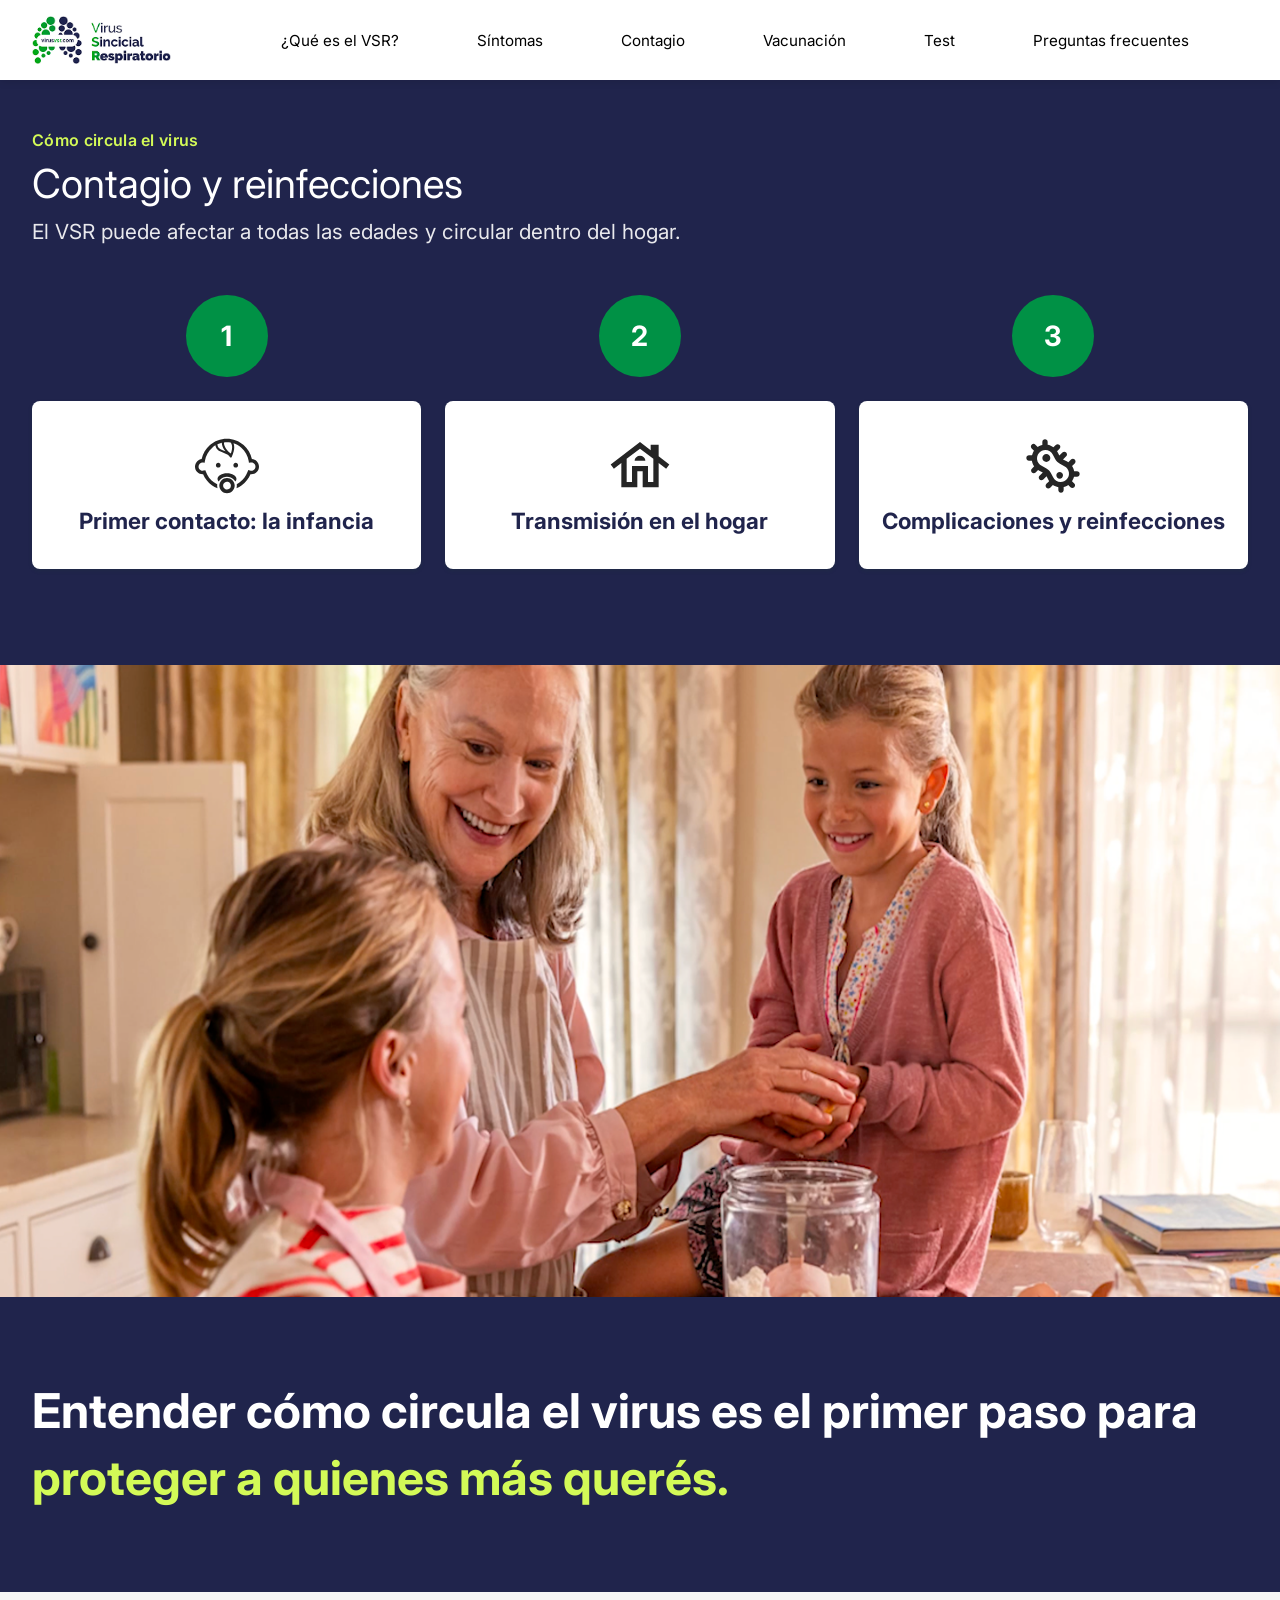
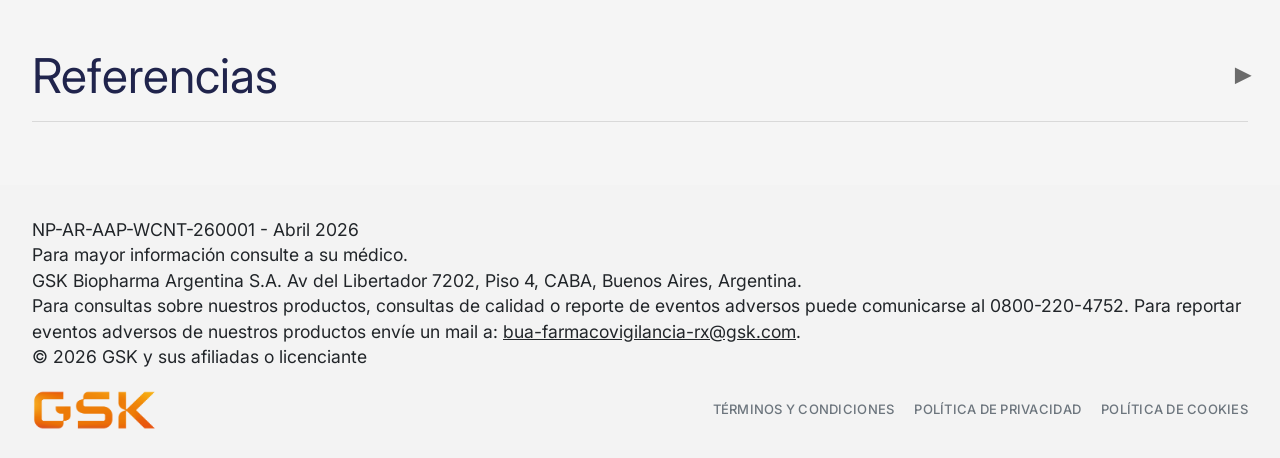
<file: contagio.html>
<!DOCTYPE html>
<html lang="es">
<head>
  <meta charset="UTF-8">
  <meta name="viewport" content="width=device-width, initial-scale=1.0">
  <title>Contagio y reinfecciones | Virus Sincicial Respiratorio</title>
  <link rel="preconnect" href="https://fonts.googleapis.com">
  <link rel="preconnect" href="https://fonts.gstatic.com" crossorigin>
  <link href="https://fonts.googleapis.com/css2?family=Inter:wght@100..900&display=swap" rel="stylesheet">
  <link href="https://cdn.jsdelivr.net/npm/bootstrap@5.3.2/dist/css/bootstrap.min.css" rel="stylesheet">
  <link href="https://cdn.jsdelivr.net/npm/bootstrap-icons@1.11.1/font/bootstrap-icons.css" rel="stylesheet">
  <link rel="stylesheet" href="css/style.css">
</head>
<body>
  <header class="site-header">
    <div class="container site-header-inner d-flex align-items-center py-3">
      <a href="index.html" class="logo d-flex align-items-center text-decoration-none flex-shrink-0">
        <img src="assets/img/logo-principal-pc.png" alt="VSR - Virus Sincicial Respiratorio" class="logo-img d-block d-lg-none">
        <img src="assets/img/logo-principal-pc.png" alt="VSR - Virus Sincicial Respiratorio" class="logo-img logo-img-pc d-none d-lg-block">
      </a>
      <nav class="header-nav d-none d-lg-flex align-items-center" aria-label="Navegación principal">
        <a href="que-es.html" class="header-nav-link">¿Qué es el VSR?</a>
        <a href="sintomas.html" class="header-nav-link">Síntomas</a>
        <a href="contagio.html" class="header-nav-link">Contagio</a>
        <a href="vacunacion.html" class="header-nav-link">Vacunación</a>
        <a href="test.html" class="header-nav-link">Test</a>
        <a href="preguntas-frecuentes.html" class="header-nav-link">Preguntas frecuentes</a>
      </nav>
    </div>
    <div class="header-line"></div>
  </header>

  <main>
    <section id="contagio" class="section-contagio py-5">
      <div class="container">
        <p class="section-contagio-label">Cómo circula el virus</p>
        <h1 class="section-contagio-title mb-2">Contagio y reinfecciones</h1>
        <p class="section-contagio-intro mb-4">El VSR puede afectar a todas las edades y circular dentro del hogar.</p>

        <div class="contagio-flow my-5">
          <div class="contagio-flow-item">
            <span class="contagio-flow-badge contagio-flow-badge-outside d-none d-lg-inline-flex" aria-hidden="true">1</span>
            <div class="contagio-flow-card contagio-card-flip rounded-3 position-relative">
              <div class="contagio-flip-inner">
                <div class="contagio-card-front rounded-3 position-relative">
                  <button type="button" class="contagio-flow-link contagio-ver-mas d-lg-none" aria-label="Ver más">Ver más</button>
                  <div class="contagio-flow-icon">
                    <img src="assets/img/contagios-reinfecciones/bebe.svg" alt="">
                  </div>
                  <h2 class="contagio-flow-title mb-0">Primer contacto: la infancia</h2>
                </div>
                <div class="contagio-card-back rounded-3">
                  <button type="button" class="contagio-flow-link contagio-ver-menos d-lg-none" aria-label="Ver menos">Ver menos</button>
                  <p class="contagio-card-back-text mb-0">La mayoría de las personas contrae VSR en la infancia. En <strong>guarderías</strong> y <strong>escuelas</strong>, el virus se <strong>transmite</strong> con facilidad <sup>2</sup>.</p>
                </div>
              </div>
            </div>
          </div>
          <div class="contagio-arrow text-center py-2"><img src="assets/img/contagios-reinfecciones/flecha-abajo.svg" alt="" class="contagio-arrow-img"></div>

          <div class="contagio-flow-item">
            <span class="contagio-flow-badge contagio-flow-badge-outside d-none d-lg-inline-flex" aria-hidden="true">2</span>
            <div class="contagio-flow-card contagio-card-flip rounded-3 position-relative">
              <div class="contagio-flip-inner">
                <div class="contagio-card-front rounded-3 position-relative">
                  <button type="button" class="contagio-flow-link contagio-ver-mas d-lg-none" aria-label="Ver más">Ver más</button>
                  <div class="contagio-flow-icon">
                    <img src="assets/img/contagios-reinfecciones/en-el-hogar.svg" alt="">
                  </div>
                  <h2 class="contagio-flow-title mb-0">Transmisión en el hogar</h2>
                </div>
                <div class="contagio-card-back rounded-3">
                  <button type="button" class="contagio-flow-link contagio-ver-menos d-lg-none" aria-label="Ver menos">Ver menos</button>
                  <p class="contagio-card-back-text mb-0">Los niños pueden llevar el virus a casa. En el hogar, <strong>adultos mayores</strong> y personas con <strong>enfermedades crónicas</strong> pueden tener mayor riesgo de <strong>complicaciones</strong><sup>2</sup>.</p>
                </div>
              </div>
            </div>
          </div>
          <div class="contagio-arrow text-center py-2"><img src="assets/img/contagios-reinfecciones/flecha-abajo.svg" alt="" class="contagio-arrow-img"></div>

          <div class="contagio-flow-item">
            <span class="contagio-flow-badge contagio-flow-badge-outside d-none d-lg-inline-flex" aria-hidden="true">3</span>
            <div class="contagio-flow-card contagio-card-flip rounded-3 position-relative">
              <div class="contagio-flip-inner">
                <div class="contagio-card-front rounded-3 position-relative">
                  <button type="button" class="contagio-flow-link contagio-ver-mas d-lg-none" aria-label="Ver más">Ver más</button>
                  <div class="contagio-flow-icon">
                    <img src="assets/img/contagios-reinfecciones/reinfecciones.svg" alt="">
                  </div>
                  <h2 class="contagio-flow-title mb-0">Complicaciones y reinfecciones</h2>
                </div>
                <div class="contagio-card-back rounded-3">
                  <button type="button" class="contagio-flow-link contagio-ver-menos d-lg-none" aria-label="Ver menos">Ver menos</button>
                  <p class="contagio-card-back-text mb-0">En algunos casos el <strong>VSR</strong> puede provocar <strong>bronquiolitis</strong> o <strong>neumonía</strong>. Además, puede presentarse más de una vez a lo largo de la vida <sup>7</sup>.</p>
                </div>
              </div>
            </div>
          </div>
        </div>
      </div>
    </section>

    <section class="section-entender-circula">
      <div class="section-entender-foto position-relative">
        <img src="assets/img/entender-como-circula.png" alt="" class="section-entender-img d-lg-none">
        <img src="assets/img/imagen-pc.png" alt="" class="section-entender-img section-entender-img-pc d-none d-lg-block">
      </div>
      <div class="section-entender-texto">
        <div class="container">
          <p class="section-entender-frase mb-0">
            Entender cómo circula el virus es el primer paso para <span class="entender-highlight">proteger a quienes más querés.</span>
          </p>
        </div>
      </div>
    </section>

    <section class="section-referencias py-5" id="referencias">
      <div class="container">
        <div class="referencias-card">
          <h2 class="referencias-title mb-4">Referencias</h2>
          <ul class="referencias-list">
            <li class="referencias-item">
              <sup>1</sup>Colosia AD, Yang J, Hillson E, et al. The epidemiology of medically attended respiratory syncytial virus in older adults in the United States: A systematic review. <em>PLoS One.</em> 2017;12(8):1-20. <a href="https://doi.org/10.1371/journal.pone.0182321" target="_blank" rel="noopener noreferrer">doi:10.1371/journal.pone.0182321</a>
            </li>
            <li class="referencias-item">
              <sup>2</sup>Centers for Disease Control and Prevention (CDC), 2025. How RSV Spreads. <a href="https://www.cdc.gov/rsv/about/transmission.html" target="_blank" rel="noopener noreferrer">How RSV Spreads | RSV | CDC</a>
            </li>
            <li class="referencias-item">
              <sup>3</sup>Lineamientos Técnicos de Vacunación | Virus sincicial respiratorio en personas gestantes - Febrero de 2024 - MSAL. <a href="https://www.argentina.gob.ar/salud/vacunas/lineamientos_vsr" target="_blank" rel="noopener noreferrer">lineamientos_vsr.pdf (argentina.gob.ar)</a>
            </li>
            <li class="referencias-item">
              <sup>4</sup>Tseng HF, Sy LS, Ackerson B, et al. Severe morbidity and short- And mid- And long-term mortality in older adults hospitalized with respiratory syncytial virus infection. <em>J Infect Dis.</em> 2020;222(8):1298-1310. <a href="https://doi.org/10.1093/infdis/jiaa361" target="_blank" rel="noopener noreferrer">doi: 10.1093/infdis/jiaa361</a>
            </li>
            <li class="referencias-item">
              <sup>5</sup>Nguyen-Van-Tam JS, O'Leary M, Martin ET, et al. Burden of respiratory syncytial virus infection in older and high-risk adults: a systematic review and meta-analysis of the evidence from developed countries. <em>Eur Respir Rev</em> 2022; 31: 220105. <a href="https://doi.org/10.1183/16000617.0105-2022" target="_blank" rel="noopener noreferrer">DOI: 10.1183/16000617.0105-2022</a>
            </li>
            <li class="referencias-item">
              <sup>6</sup>Openshaw PJM, Chiu C, Culley FJ, Johansson C. Protective and harmful immunity to RSV infection. <em>Annu Rev Immunol.</em> 2017;35:501-532. <a href="https://doi.org/10.1146/annurev-immunol-051116-052206" target="_blank" rel="noopener noreferrer">doi:10.1146/annurev-immunol-051116-052206</a>
            </li>
            <li class="referencias-item">
              <sup>7</sup>Centers for Disease Control and Prevention (CDC), 2025. Clinical Overview of RSV. <a href="https://www.cdc.gov/rsv/clinical/index.html" target="_blank" rel="noopener noreferrer">Clinical Overview of RSV | RSV | CDC</a>
            </li>
            <li class="referencias-item">
              <sup>8</sup>Centers for Disease Control and Prevention (CDC), 2025. About RSV. <a href="https://www.cdc.gov/rsv/about/index.html" target="_blank" rel="noopener noreferrer">About RSV | RSV | CDC</a>
            </li>
            <li class="referencias-item">
              <sup>9</sup>Ministerio de Salud de la Nación Argentina. Vacunas: preguntas frecuentes, en <a href="https://www.argentina.gob.ar/salud/vacunas/preguntas-frecuentes#enestapagina" target="_blank" rel="noopener noreferrer">https://www.argentina.gob.ar/salud/vacunas/preguntas-frecuentes#enestapagina</a> (último acceso marzo 2026).
            </li>
            <li class="referencias-item">
              <sup>10</sup>Jorge A. Gómez, Otavio Cintra, Arnas Berzanskis, Abdelkader El Hasnaoui, Desirée A.M. van Oorschot, Adriana Guzman-Holst. ESTIMATION OF THE RESPIRATORY SYNCYTIAL VIRUS BURDEN IN ADULTS OF MIDDLE-INCOME COUNTRIES; ARE WE OVERLOOKING ITS BURDEN IN ARGENTINA, BRAZIL, CHILE, MALAYSIA AND MEXICO? RSV VW 24. February 13-16 2024. Mumbai, India
            </li>
            <li class="referencias-item">
              <sup>11</sup>Simon AK, Hollander GA, Mcmichael A, Mcmichael A. Evolution of the immune system in humans from infancy to old age. <em>Proc Biol Sci.</em> 2015;282(1821):1-12. <a href="https://doi.org/10.1098/rspb.2015.0533" target="_blank" rel="noopener noreferrer">doi:10.1098/rspb.2015.0533</a>
            </li>
            <li class="referencias-item">
              <sup>12</sup>SAM 2024 Observatorio de Vacunas - Vacunas Contra Virus Sincicial Respiratorio en Adultos;2024;1-14 (v1.0)
            </li>
            <li class="referencias-item">
              <sup>13</sup>Wildenbeest JG et al. Respiratory syncytial virus infections in adults: a narrative review. <em>Lancet Respir Med.</em> 2024 Oct;12(10):822-836. <a href="https://doi.org/10.1016/S2213-2600(24)00255-8" target="_blank" rel="noopener noreferrer">doi: 10.1016/S2213-2600(24)00255-8</a>. Epub 2024 Sep 9. PMID: 39265602.
            </li>
            <li class="referencias-item">
              <sup>14</sup>Del Giudice G et al. Fighting against a protean enemy: immunosenescence, vaccines, and healthy aging. <em>NPJ Aging Mech Dis.</em> 2017 Dec 21;4:1. <a href="https://doi.org/10.1038/s41514-017-0020-0" target="_blank" rel="noopener noreferrer">doi: 10.1038/s41514-017-0020-0</a>. PMID: 29285399; PMCID: PMC5740164.
            </li>
          </ul>
        </div>
      </div>
    </section>
  </main>

  <footer class="site-footer" role="contentinfo">
    <div class="container site-footer-inner">
      <div class="site-footer-legal">
        <p class="site-footer-line mb-0">NP-AR-AAP-WCNT-260001 - Abril 2026</p>
        <p class="site-footer-line mb-0">Para mayor información consulte a su médico.</p>
        <p class="site-footer-line mb-0">GSK Biopharma Argentina S.A. Av del Libertador 7202, Piso 4, CABA, Buenos Aires, Argentina.</p>
        <p class="site-footer-line mb-0">Para consultas sobre nuestros productos, consultas de calidad o reporte de eventos adversos puede comunicarse al 0800-220-4752. Para reportar eventos adversos de nuestros productos envíe un mail a: <a href="mailto:bua-farmacovigilancia-rx@gsk.com">bua-farmacovigilancia-rx@gsk.com</a>.</p>
        <p class="site-footer-line mb-0">© 2026 GSK y sus afiliadas o licenciante</p>
      </div>
      <div class="site-footer-bar">
        <img src="assets/img/logo-gsk-footer.png" alt="GSK" class="site-footer-logo" width="120" height="40" loading="lazy">
        <nav class="site-footer-nav" aria-label="Enlaces legales">
          <a href="#" class="site-footer-link">Términos y condiciones</a>
          <a href="#" class="site-footer-link">Política de privacidad</a>
          <a href="#" class="site-footer-link">Política de cookies</a>
        </nav>
      </div>
    </div>
  </footer>

  <div class="mobile-menu-overlay d-lg-none" id="mobileMenuOverlay" aria-hidden="true">
    <div class="mobile-menu-panel" id="mobileMenuPanel" role="dialog" aria-label="Menú de navegación">
      <div class="mobile-menu-header d-flex align-items-start justify-content-between p-4">
        <a href="index.html" class="mobile-menu-logo d-flex align-items-center text-decoration-none" id="mobileMenuLogoLink">
          <img src="assets/img/logo-principal-pc.png" alt="" class="mobile-menu-logo-img me-2">
        </a>
        <button type="button" class="mobile-menu-close btn p-0" id="mobileMenuClose" aria-label="Cerrar menú">
          <i class="bi bi-x-lg"></i>
        </button>
      </div>
      <nav class="mobile-menu-nav px-4 pb-4">
        <a href="que-es.html" class="mobile-menu-link"><img src="assets/img/icon/que-es.svg" alt="" class="mobile-menu-icon"><span>¿Qué es el VSR?</span></a>
        <a href="sintomas.html" class="mobile-menu-link"><img src="assets/img/icon/sintomas.svg" alt="" class="mobile-menu-icon"><span>Síntomas</span></a>
        <a href="contagio.html" class="mobile-menu-link"><img src="assets/img/contagios-reinfecciones/reinfecciones.svg" alt="" class="mobile-menu-icon"><span>Contagio</span></a>
        <a href="vacunacion.html" class="mobile-menu-link"><img src="assets/img/icon/prevencion.svg" alt="" class="mobile-menu-icon"><span>Vacunación</span></a>
        <a href="test.html" class="mobile-menu-link"><i class="bi bi-ui-checks mobile-menu-icon mobile-menu-icon-bi" aria-hidden="true"></i><span>Test</span></a>
        <a href="preguntas-frecuentes.html" class="mobile-menu-link"><i class="bi bi-question-circle mobile-menu-icon mobile-menu-icon-bi"></i><span>Preguntas frecuentes</span></a>
      </nav>
    </div>
  </div>

  <nav class="bottom-nav d-lg-none" aria-label="Navegación principal">
    <a href="que-es.html" class="bottom-nav-item"><img src="assets/img/icon/que-es.svg" alt="" class="bottom-nav-icon"><span>¿Qué es?</span></a>
    <a href="sintomas.html" class="bottom-nav-item"><img src="assets/img/icon/sintomas.svg" alt="" class="bottom-nav-icon"><span>Síntomas</span></a>
    <a href="contagio.html" class="bottom-nav-item active"><img src="assets/img/icon/prevencion.svg" alt="" class="bottom-nav-icon"><span>Contagio</span></a>
    <a href="vacunacion.html" class="bottom-nav-item"><img src="assets/img/icon/vacunacion.svg" alt="" class="bottom-nav-icon"><span>Vacunación</span></a>
    <button type="button" class="bottom-nav-item bottom-nav-item-btn" id="btnVerMasMenu" aria-label="Ver más opciones"><img src="assets/img/icon/ver-mas.png" alt="" class="bottom-nav-icon"><span>Ver más</span></button>
  </nav>

  <script src="https://cdn.jsdelivr.net/npm/bootstrap@5.3.2/dist/js/bootstrap.bundle.min.js"></script>
  <script src="js/main.js"></script>
  <script src="js/page-transition.js"></script>
</body>
</html>
</file>
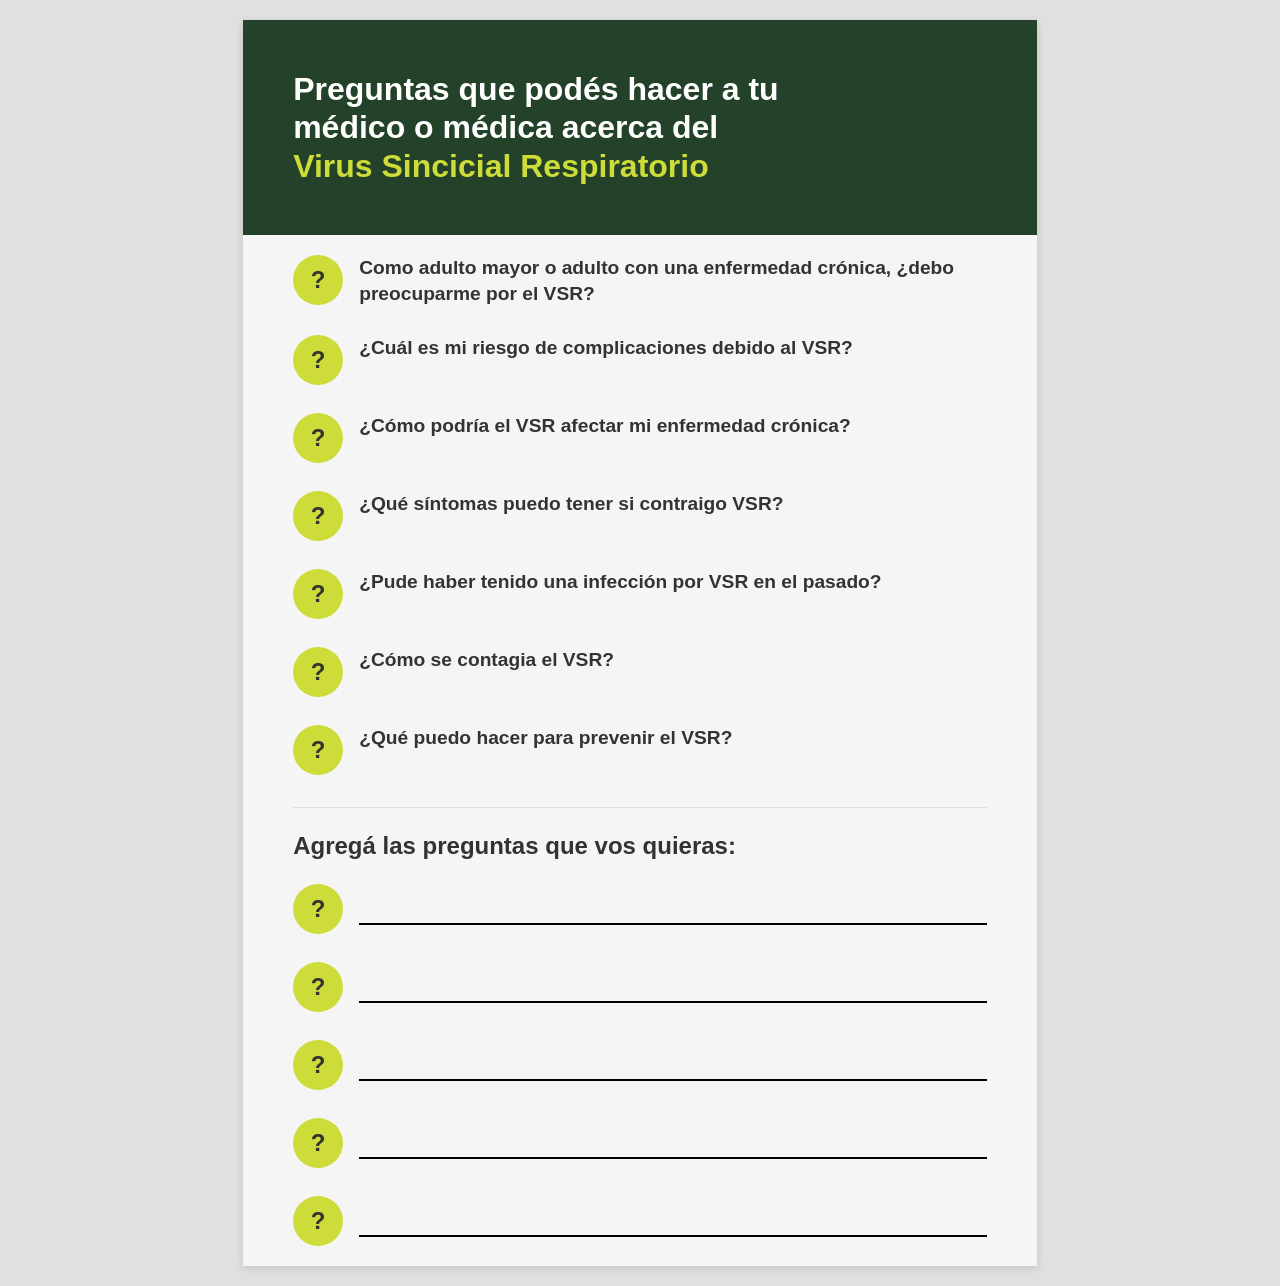
<file: pdf-test.html>
<!DOCTYPE html>
<html lang="es">
<head>
  <meta charset="UTF-8">
  <meta name="viewport" content="width=device-width, initial-scale=1.0">
  <title>PDF Test - Preguntas consulta VSR</title>
  <style>
    * { box-sizing: border-box; }
    body {
      margin: 0;
      padding: 20px;
      font-family: Helvetica, Arial, sans-serif;
      background: #e0e0e0;
      min-height: 100vh;
      display: flex;
      justify-content: center;
      align-items: flex-start;
    }

    /* Contenedor tipo A4 (210mm x 297mm) */
    .pdf-page {
      width: 210mm;
      min-height: 297mm;
      max-width: 100%;
      background: #fff;
      padding: 0;
      box-shadow: 0 2px 8px rgba(0,0,0,0.15);
    }

    /* Header: franja verde oscuro, sin imagen */
    .pdf-header {
      background: #234229;
      color: #fff;
      padding: 50px;
    }
    .pdf-header-title {
      font-size: 2rem;
      font-weight: bold;
      line-height: 1.2;
      margin: 0;
      max-width: 70%;
    }
    .pdf-header-title .lime {
      color: #cddc39;
    }

    /* Cuerpo: solo preguntas */
    .pdf-body {
      padding: 20px 50px;
      background: #f5f5f5;
      
    }
    .pdf-preguntas-lista {
      list-style: none;
      margin: 0;
      padding: 0;
    }
    .pdf-pregunta-item {
      display: flex;
      align-items: flex-start;
      gap: 16px;
      margin-bottom: 28px;
      font-size: 1.2rem;
      font-weight: 600;
      color: #333;
      line-height: 1.35;
    }
    .pdf-pregunta-item:last-child {
      margin-bottom: 0;
    }
    .pdf-pregunta-icono {
      flex-shrink: 0;
      width: 50px;
      height: 50px;
      border-radius: 50%;
      background: #cddc39;
      color: #333;
      font-size: 1.5rem;
      font-weight: bold;
      display: flex;
      align-items: center;
      justify-content: center;
      line-height: 1;
    }
    .pdf-pregunta-texto {
      flex: 1;
      min-width: 0;
    }

    /* Sección: agregar preguntas propias (líneas para rellenar) */
    .pdf-agrega {
      margin-top: 32px;
      padding-top: 24px;
      border-top: 1px solid #e0e0e0;
    }
    .pdf-agrega-titulo {
      font-size: 1.5rem;
      font-weight: 600;
      color: #333;
      margin: 0 0 24px 0;
    }
    .pdf-agrega-lista {
      list-style: none;
      margin: 0;
      padding: 0;
    }
    .pdf-agrega-fila {
      display: flex;
      align-items: center;
      gap: 16px;
      margin-bottom: 28px;
    }
    .pdf-agrega-fila:last-child {
      margin-bottom: 0;
    }
    .pdf-agrega-linea {
      flex: 1;
      min-width: 0;
      min-height: 2em;
      border-bottom: 2px solid #000;
    }
  </style>
</head>
<body>
  <div class="pdf-page">
    <header class="pdf-header">
      <h1 class="pdf-header-title">
        Preguntas que podés hacer a tu médico o médica acerca del <span class="lime">Virus Sincicial Respiratorio</span>
      </h1>
    </header>

    <div class="pdf-body">
      <ul class="pdf-preguntas-lista">
        <li class="pdf-pregunta-item">
          <span class="pdf-pregunta-icono">?</span>
          <span class="pdf-pregunta-texto">Como adulto mayor o adulto con una enfermedad crónica, ¿debo preocuparme por el VSR?</span>
        </li>
        <li class="pdf-pregunta-item">
          <span class="pdf-pregunta-icono">?</span>
          <span class="pdf-pregunta-texto">¿Cuál es mi riesgo de complicaciones debido al VSR?</span>
        </li>
        <li class="pdf-pregunta-item">
          <span class="pdf-pregunta-icono">?</span>
          <span class="pdf-pregunta-texto">¿Cómo podría el VSR afectar mi enfermedad crónica?</span>
        </li>
        <li class="pdf-pregunta-item">
          <span class="pdf-pregunta-icono">?</span>
          <span class="pdf-pregunta-texto">¿Qué síntomas puedo tener si contraigo VSR?</span>
        </li>
        <li class="pdf-pregunta-item">
          <span class="pdf-pregunta-icono">?</span>
          <span class="pdf-pregunta-texto">¿Pude haber tenido una infección por VSR en el pasado?</span>
        </li>
        <li class="pdf-pregunta-item">
          <span class="pdf-pregunta-icono">?</span>
          <span class="pdf-pregunta-texto">¿Cómo se contagia el VSR?</span>
        </li>
        <li class="pdf-pregunta-item">
          <span class="pdf-pregunta-icono">?</span>
          <span class="pdf-pregunta-texto">¿Qué puedo hacer para prevenir el VSR?</span>
        </li>
      </ul>

      <section class="pdf-agrega">
        <h2 class="pdf-agrega-titulo">Agregá las preguntas que vos quieras:</h2>
        <ul class="pdf-agrega-lista">
          <li class="pdf-agrega-fila">
            <span class="pdf-pregunta-icono">?</span>
            <span class="pdf-agrega-linea"></span>
          </li>
          <li class="pdf-agrega-fila">
            <span class="pdf-pregunta-icono">?</span>
            <span class="pdf-agrega-linea"></span>
          </li>
          <li class="pdf-agrega-fila">
            <span class="pdf-pregunta-icono">?</span>
            <span class="pdf-agrega-linea"></span>
          </li>
          <li class="pdf-agrega-fila">
            <span class="pdf-pregunta-icono">?</span>
            <span class="pdf-agrega-linea"></span>
          </li>
          <li class="pdf-agrega-fila">
            <span class="pdf-pregunta-icono">?</span>
            <span class="pdf-agrega-linea"></span>
          </li>
        </ul>
      </section>
    </div>
  </div>
</body>
</html>
</file>
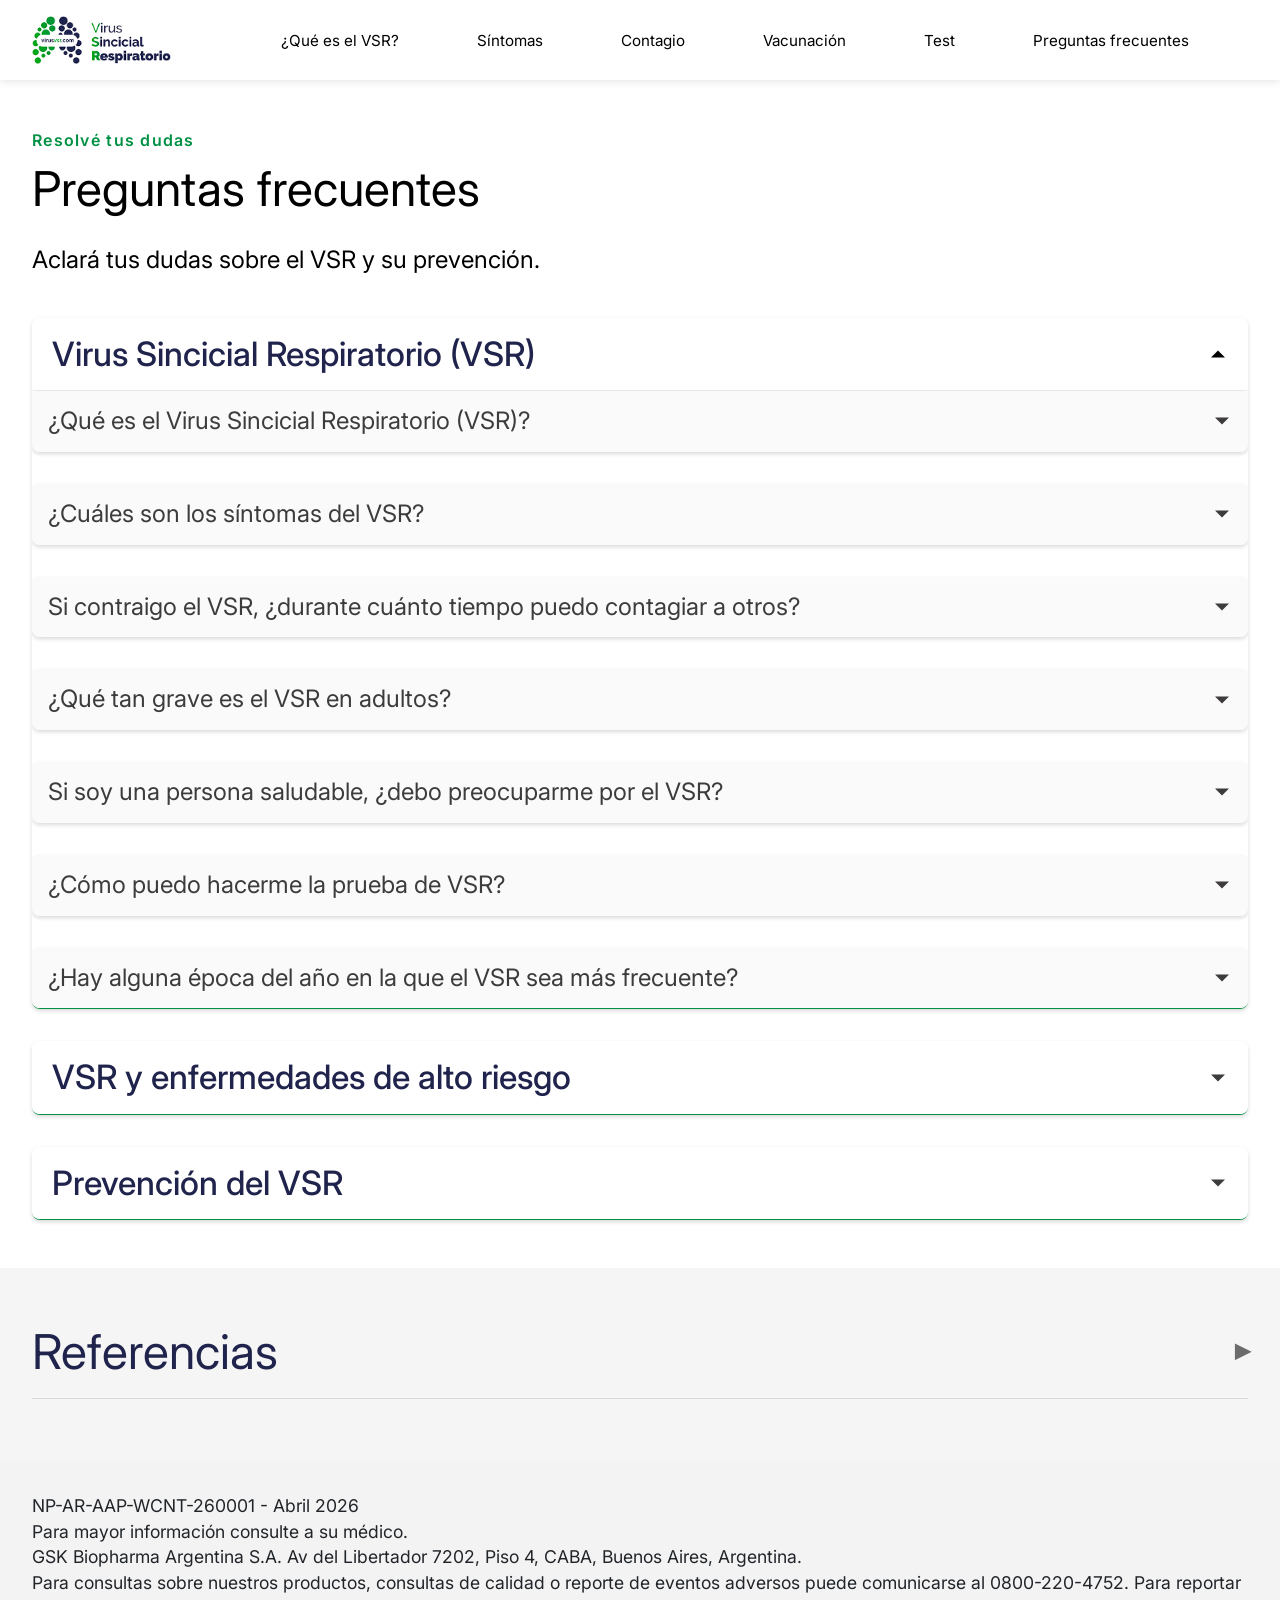
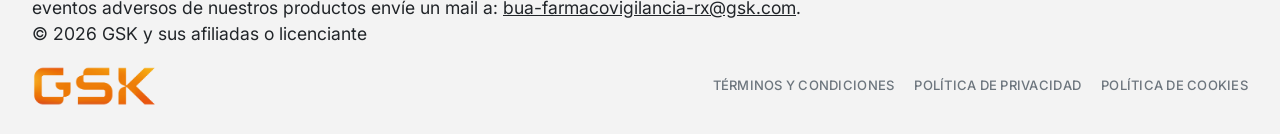
<file: preguntas-frecuentes.html>
<!DOCTYPE html>
<html lang="es">
<head>
  <meta charset="UTF-8">
  <meta name="viewport" content="width=device-width, initial-scale=1.0">
  <title>Preguntas frecuentes | Virus Sincicial Respiratorio</title>
  <link rel="preconnect" href="https://fonts.googleapis.com">
  <link rel="preconnect" href="https://fonts.gstatic.com" crossorigin>
  <link href="https://fonts.googleapis.com/css2?family=Inter:wght@100..900&display=swap" rel="stylesheet">
  <link href="https://cdn.jsdelivr.net/npm/bootstrap@5.3.2/dist/css/bootstrap.min.css" rel="stylesheet">
  <link href="https://cdn.jsdelivr.net/npm/bootstrap-icons@1.11.1/font/bootstrap-icons.css" rel="stylesheet">
  <link rel="stylesheet" href="css/style.css">
</head>
<body>
  <header class="site-header">
    <div class="container site-header-inner d-flex align-items-center py-3">
      <a href="index.html" class="logo d-flex align-items-center text-decoration-none flex-shrink-0">
        <img src="assets/img/logo-principal-pc.png" alt="VSR - Virus Sincicial Respiratorio" class="logo-img d-block d-lg-none">
        <img src="assets/img/logo-principal-pc.png" alt="VSR - Virus Sincicial Respiratorio" class="logo-img logo-img-pc d-none d-lg-block">
      </a>
      <nav class="header-nav d-none d-lg-flex align-items-center" aria-label="Navegación principal">
        <a href="que-es.html" class="header-nav-link">¿Qué es el VSR?</a>
        <a href="sintomas.html" class="header-nav-link">Síntomas</a>
        <a href="contagio.html" class="header-nav-link">Contagio</a>
        <a href="vacunacion.html" class="header-nav-link">Vacunación</a>
        <a href="test.html" class="header-nav-link">Test</a>
        <a href="preguntas-frecuentes.html" class="header-nav-link">Preguntas frecuentes</a>
      </nav>
    </div>
    <div class="header-line"></div>
  </header>

  <main>
    <section class="section-faq py-5" id="faq">
      <div class="container">
        <p class="faq-main-label">Resolvé tus dudas</p>
        <h1 class="faq-main-title mb-2">Preguntas frecuentes</h1>
        <p class="faq-main-intro my-5">Aclará tus dudas sobre el VSR y su prevención.</p>

        <div class="accordion accordion-faq-main" id="accordionFaq">
          <div class="accordion-item faq-category-item">
            <h2 class="accordion-header">
              <button class="accordion-button faq-main-category-btn" type="button" data-bs-toggle="collapse" data-bs-target="#faqVsr" aria-expanded="true" aria-controls="faqVsr">Virus Sincicial Respiratorio (VSR)</button>
            </h2>
            <div id="faqVsr" class="accordion-collapse collapse show" data-bs-parent="#accordionFaq">
              <div class="accordion-body p-0">
                <div class="accordion accordion-faq-main-inner" id="accordionFaqVsr">
                  <div class="accordion-item">
                    <h3 class="accordion-header">
                      <button class="accordion-button collapsed" type="button" data-bs-toggle="collapse" data-bs-target="#faqVsr1" aria-expanded="false" aria-controls="faqVsr1">¿Qué es el Virus Sincicial Respiratorio (VSR)?</button>
                    </h3>
                    <div id="faqVsr1" class="accordion-collapse collapse" data-bs-parent="#accordionFaqVsr">
                      <div class="accordion-body">El VSR es un <strong>virus respiratorio común y contagioso</strong> que generalmente causa síntomas leves pero puede ser peligroso en algunos adultos, lo que incluye a los <strong>adultos mayores y adultos con determinadas enfermedades de alto riesgo<sup>1</sup></strong>.</div>
                    </div>
                  </div>
                  <div class="accordion-item">
                    <h3 class="accordion-header">
                      <button class="accordion-button collapsed" type="button" data-bs-toggle="collapse" data-bs-target="#faqVsr2" aria-expanded="false" aria-controls="faqVsr2">¿Cuáles son los síntomas del VSR?</button>
                    </h3>
                    <div id="faqVsr2" class="accordion-collapse collapse" data-bs-parent="#accordionFaqVsr">
                      <div class="accordion-body">El VSR puede causar <strong>fiebre, tos, dolor de garganta, goteo nasal, congestión, dolor de cabeza y cansancio</strong>. Aunque la mayoría de los síntomas del VSR son leves, en las <strong>infecciones más graves puede presentarse falta de aire o dificultad para respirar</strong><sup>7</sup>.</div>
                    </div>
                  </div>
                  <div class="accordion-item">
                    <h3 class="accordion-header">
                      <button class="accordion-button collapsed" type="button" data-bs-toggle="collapse" data-bs-target="#faqVsr3" aria-expanded="false" aria-controls="faqVsr3">Si contraigo el VSR, ¿durante cuánto tiempo puedo contagiar a otros?</button>
                    </h3>
                    <div id="faqVsr3" class="accordion-collapse collapse" data-bs-parent="#accordionFaqVsr">
                      <div class="accordion-body">Por lo general, las <strong>personas infectadas</strong> con VSR <strong>pueden contagiar</strong> a otros <strong>durante</strong> un período de entre <strong>3 y 8 días</strong>. Sin embargo, aquellos <strong>adultos cuyo sistema inmunitario se encuentre débil</strong>, pueden continuar contagiando el virus incluso <strong> por 4 semanas o más</strong> después de haber presentado los primeros síntomas<sup>2</sup>.</div>
                    </div>
                  </div>
                  <div class="accordion-item">
                    <h3 class="accordion-header">
                      <button class="accordion-button collapsed" type="button" data-bs-toggle="collapse" data-bs-target="#faqVsrGrave" aria-expanded="false" aria-controls="faqVsrGrave">¿Qué tan grave es el VSR en adultos?</button>
                    </h3>
                    <div id="faqVsrGrave" class="accordion-collapse collapse" data-bs-parent="#accordionFaqVsr">
                      <div class="accordion-body">El VSR es un <strong>virus respiratorio común y contagioso</strong> que por lo general se <strong>manifiesta de forma leve, pero que puede afectar gravemente a los adultos mayores y a los adultos con determinadas enfermedades crónicas de alto riesgo.</strong> En dichos casos, es importante tomar precauciones y hablar con el profesional de salud de cabecera<sup>1</sup>.</div>
                    </div>
                  </div>
                  <div class="accordion-item">
                    <h3 class="accordion-header">
                      <button class="accordion-button collapsed" type="button" data-bs-toggle="collapse" data-bs-target="#faqVsr4" aria-expanded="false" aria-controls="faqVsr4">Si soy una persona saludable, ¿debo preocuparme por el VSR?</button>
                    </h3>
                    <div id="faqVsr4" class="accordion-collapse collapse" data-bs-parent="#accordionFaqVsr">
                      <div class="accordion-body">Ser un <strong>adulto mayor</strong> puede incrementar el <strong>riesgo de complicaciones graves debidas al VSR</strong>, incluso llevando un estilo de vida saludable<sup>11</sup>.</div>
                    </div>
                  </div>
                  <div class="accordion-item">
                    <h3 class="accordion-header">
                      <button class="accordion-button collapsed" type="button" data-bs-toggle="collapse" data-bs-target="#faqVsr5" aria-expanded="false" aria-controls="faqVsr5">¿Cómo puedo hacerme la prueba de VSR?</button>
                    </h3>
                    <div id="faqVsr5" class="accordion-collapse collapse" data-bs-parent="#accordionFaqVsr">
                      <div class="accordion-body"><strong>Existen varios tipos de pruebas para detectar el VSR.</strong> Conversá con tu médico o médica acerca de la prueba adecuada para tu caso<sup>6</sup>.</div>
                    </div>
                  </div>
                  <div class="accordion-item">
                    <h3 class="accordion-header">
                      <button class="accordion-button collapsed" type="button" data-bs-toggle="collapse" data-bs-target="#faqVsr6" aria-expanded="false" aria-controls="faqVsr6">¿Hay alguna época del año en la que el VSR sea más frecuente?</button>
                    </h3>
                    <div id="faqVsr6" class="accordion-collapse collapse" data-bs-parent="#accordionFaqVsr">
                      <div class="accordion-body">La <strong>circulación viral del VSR</strong> en nuestro país tiene <strong>pico en la época invernal</strong>, sin embargo, la estacionalidad del VSR se ha visto alterada después de la pandemia, específicamente durante 2023, presentando un marcado incremento<sup>3</sup>.</div>
                    </div>
                  </div>
                </div>
              </div>
            </div>
          </div>

          <div class="accordion-item faq-category-item">
            <h2 class="accordion-header">
              <button class="accordion-button collapsed faq-main-category-btn" type="button" data-bs-toggle="collapse" data-bs-target="#faqAltoRiesgo" aria-expanded="false" aria-controls="faqAltoRiesgo">VSR y enfermedades de alto riesgo</button>
            </h2>
            <div id="faqAltoRiesgo" class="accordion-collapse collapse" data-bs-parent="#accordionFaq">
              <div class="accordion-body p-0">
                <div class="accordion accordion-faq-main-inner" id="accordionFaqAltoRiesgo">
                  <div class="accordion-item">
                    <h3 class="accordion-header">
                      <button class="accordion-button collapsed" type="button" data-bs-toggle="collapse" data-bs-target="#faqRiesgo1" aria-expanded="false" aria-controls="faqRiesgo1">¿Por qué debería preocuparme por el VSR?</button>
                    </h3>
                    <div id="faqRiesgo1" class="accordion-collapse collapse" data-bs-parent="#accordionFaqAltoRiesgo">
                      <div class="accordion-body">El <strong>sistema inmunitario del cuerpo se debilita con la edad y tiene más dificultades para combatir infecciones como las del VSR.</strong> Si sos un <strong>adulto mayor o tenés determinadas enfermedades crónicas</strong>, es posible que tengas un <strong>mayor riesgo de presentar infecciones graves por el VSR.</strong> En tu próxima consulta, hablá con tu médico o médica acerca de tu riesgo<sup>1</sup>.</div>
                    </div>
                  </div>
                  <div class="accordion-item">
                    <h3 class="accordion-header">
                      <button class="accordion-button collapsed" type="button" data-bs-toggle="collapse" data-bs-target="#faqRiesgo2" aria-expanded="false" aria-controls="faqRiesgo2">Si tengo diabetes, ¿tengo un mayor riesgo de hospitalización debido al VSR?</button>
                    </h3>
                    <div id="faqRiesgo2" class="accordion-collapse collapse" data-bs-parent="#accordionFaqAltoRiesgo">
                      <div class="accordion-body">La evidencia sugiere que los <strong>adultos con diabetes pueden tener un mayor riesgo de hospitalización debido al VSR<sup>4</sup></strong>.</div>
                    </div>
                  </div>
                  <div class="accordion-item">
                    <h3 class="accordion-header">
                      <button class="accordion-button collapsed" type="button" data-bs-toggle="collapse" data-bs-target="#faqRiesgo3" aria-expanded="false" aria-controls="faqRiesgo3">Si tengo insuficiencia cardíaca congestiva (ICC), ¿tengo un mayor riesgo de presentar complicaciones debido al VSR?</button>
                    </h3>
                    <div id="faqRiesgo3" class="accordion-collapse collapse" data-bs-parent="#accordionFaqAltoRiesgo">
                      <div class="accordion-body">Los <strong>adultos con ICC pueden tener un mayor riesgo de infección grave por VSR</strong>. Además, la evidencia sugiere que los adultos con ICC pueden tener un <strong>mayor riesgo de complicaciones debido al VSR</strong>, como la hospitalización<sup>4</sup>.</div>
                    </div>
                  </div>
                  <div class="accordion-item">
                    <h3 class="accordion-header">
                      <button class="accordion-button collapsed" type="button" data-bs-toggle="collapse" data-bs-target="#faqRiesgo4" aria-expanded="false" aria-controls="faqRiesgo4">Si tengo enfermedad pulmonar obstructiva crónica (EPOC) o asma, ¿tengo un mayor riesgo de presentar complicaciones debido al VSR?</button>
                    </h3>
                    <div id="faqRiesgo4" class="accordion-collapse collapse" data-bs-parent="#accordionFaqAltoRiesgo">
                      <div class="accordion-body">Los <strong>adultos con EPOC o asma pueden tener un mayor riesgo de infección grave por VSR</strong>, lo que puede provocar complicaciones como exacerbaciones de dichas enfermedades<sup>4</sup>.</div>
                    </div>
                  </div>
                </div>
              </div>
            </div>
          </div>

          <div class="accordion-item faq-category-item">
            <h2 class="accordion-header">
              <button class="accordion-button collapsed faq-main-category-btn" type="button" data-bs-toggle="collapse" data-bs-target="#faqPrevencion" aria-expanded="false" aria-controls="faqPrevencion">Prevención del VSR</button>
            </h2>
            <div id="faqPrevencion" class="accordion-collapse collapse" data-bs-parent="#accordionFaq">
              <div class="accordion-body p-0">
                <div class="accordion accordion-faq-main-inner" id="accordionFaqPrevencion">
                  <div class="accordion-item">
                    <h3 class="accordion-header">
                      <button class="accordion-button collapsed" type="button" data-bs-toggle="collapse" data-bs-target="#faqPrev1" aria-expanded="false" aria-controls="faqPrev1">¿Existe una vacuna para el VSR?</button>
                    </h3>
                    <div id="faqPrev1" class="accordion-collapse collapse" data-bs-parent="#accordionFaqPrevencion">
                      <div class="accordion-body"><strong>Sí, hay vacunas disponibles para la prevención del VSR en adultos mayores<sup>12</sup>.</strong> Hablá con tu médico o médica de cabecera para conocer si este método de prevención es adecuado para tu caso.</div>
                    </div>
                  </div>
                  <div class="accordion-item">
                    <h3 class="accordion-header">
                      <button class="accordion-button collapsed" type="button" data-bs-toggle="collapse" data-bs-target="#faqPrev2" aria-expanded="false" aria-controls="faqPrev2">¿Qué otros métodos preventivos existen además de la vacunación?</button>
                    </h3>
                    <div id="faqPrev2" class="accordion-collapse collapse" data-bs-parent="#accordionFaqPrevencion">
                      <div class="accordion-body">
                        <p class="mb-3">A continuación encontrarás algunas medidas para prevenir la infección del VSR<sup>2</sup>:</p>
                        <ul class="faq-prevencion-lista faq-prevencion-lista--enumerada mb-0">
                          <li><strong>1. Lavate las manos.</strong></li>
                          <li><strong>2. No te toques la cara.</strong></li>
                          <li><strong>3. Evitá el contacto cercano con personas enfermas.</strong></li>
                          <li><strong>4. Cubrite la boca al toser o estornudar.</strong></li>
                          <li><strong>5. Limpiá y desinfectá las superficies cercanas.</strong></li>
                          <li><strong>6. Quedate en tu casa cuando te sientas enfermo.</strong></li>
                        </ul>
                      </div>
                    </div>
                  </div>
                </div>
              </div>
            </div>
          </div>
        </div>
      </div>
    </section>

    <section class="section-referencias py-5" id="referencias">
      <div class="container">
        <div class="referencias-card">
          <h2 class="referencias-title mb-4">Referencias</h2>
          <ul class="referencias-list">
            <li class="referencias-item"><sup>1</sup>Colosia AD, Yang J, Hillson E, et al. The epidemiology of medically attended respiratory syncytial virus in older adults in the United States: A systematic review. <em>PLoS One.</em> 2017;12(8):1-20. <a href="https://doi.org/10.1371/journal.pone.0182321" target="_blank" rel="noopener noreferrer">doi:10.1371/journal.pone.0182321</a></li>
            <li class="referencias-item"><sup>2</sup>Centers for Disease Control and Prevention (CDC), 2025. How RSV Spreads. <a href="https://www.cdc.gov/rsv/about/transmission.html" target="_blank" rel="noopener noreferrer">How RSV Spreads | RSV | CDC</a></li>
            <li class="referencias-item"><sup>3</sup>Lineamientos Técnicos de Vacunación | Virus sincicial respiratorio en personas gestantes - Febrero de 2024 - MSAL. <a href="https://www.argentina.gob.ar/salud/vacunas/lineamientos_vsr" target="_blank" rel="noopener noreferrer">lineamientos_vsr.pdf (argentina.gob.ar)</a></li>
            <li class="referencias-item"><sup>4</sup>Tseng HF, Sy LS, Ackerson B, et al. Severe morbidity and short- And mid- And long-term mortality in older adults hospitalized with respiratory syncytial virus infection. <em>J Infect Dis.</em> 2020;222(8):1298-1310. <a href="https://doi.org/10.1093/infdis/jiaa361" target="_blank" rel="noopener noreferrer">doi: 10.1093/infdis/jiaa361</a></li>
            <li class="referencias-item"><sup>5</sup>Nguyen-Van-Tam JS, O'Leary M, Martin ET, et al. Burden of respiratory syncytial virus infection in older and high-risk adults: a systematic review and meta-analysis of the evidence from developed countries. <em>Eur Respir Rev</em> 2022; 31: 220105. <a href="https://doi.org/10.1183/16000617.0105-2022" target="_blank" rel="noopener noreferrer">DOI: 10.1183/16000617.0105-2022</a></li>
            <li class="referencias-item"><sup>6</sup>Openshaw PJM, Chiu C, Culley FJ, Johansson C. Protective and harmful immunity to RSV infection. <em>Annu Rev Immunol.</em> 2017;35:501-532. <a href="https://doi.org/10.1146/annurev-immunol-051116-052206" target="_blank" rel="noopener noreferrer">doi:10.1146/annurev-immunol-051116-052206</a></li>
            <li class="referencias-item"><sup>7</sup>Centers for Disease Control and Prevention (CDC), 2025. Clinical Overview of RSV. <a href="https://www.cdc.gov/rsv/clinical/index.html" target="_blank" rel="noopener noreferrer">Clinical Overview of RSV | RSV | CDC</a></li>
            <li class="referencias-item"><sup>8</sup>Centers for Disease Control and Prevention (CDC), 2025. About RSV. <a href="https://www.cdc.gov/rsv/about/index.html" target="_blank" rel="noopener noreferrer">About RSV | RSV | CDC</a></li>
            <li class="referencias-item"><sup>9</sup>Ministerio de Salud de la Nación Argentina. Vacunas: preguntas frecuentes, en <a href="https://www.argentina.gob.ar/salud/vacunas/preguntas-frecuentes#enestapagina" target="_blank" rel="noopener noreferrer">https://www.argentina.gob.ar/salud/vacunas/preguntas-frecuentes#enestapagina</a> (último acceso marzo 2026).</li>
            <li class="referencias-item"><sup>10</sup>Jorge A. Gómez, Otavio Cintra, Arnas Berzanskis, Abdelkader El Hasnaoui, Desirée A.M. van Oorschot, Adriana Guzman-Holst. ESTIMATION OF THE RESPIRATORY SYNCYTIAL VIRUS BURDEN IN ADULTS OF MIDDLE-INCOME COUNTRIES; ARE WE OVERLOOKING ITS BURDEN IN ARGENTINA, BRAZIL, CHILE, MALAYSIA AND MEXICO? RSV VW 24. February 13-16 2024. Mumbai, India</li>
            <li class="referencias-item"><sup>11</sup>Simon AK, Hollander GA, Mcmichael A, Mcmichael A. Evolution of the immune system in humans from infancy to old age. <em>Proc Biol Sci.</em> 2015;282(1821):1-12. <a href="https://doi.org/10.1098/rspb.2015.0533" target="_blank" rel="noopener noreferrer">doi:10.1098/rspb.2015.0533</a></li>
            <li class="referencias-item"><sup>12</sup>SAM 2024 Observatorio de Vacunas - Vacunas Contra Virus Sincicial Respiratorio en Adultos;2024;1-14 (v1.0)</li>
            <li class="referencias-item"><sup>13</sup>Wildenbeest JG et al. Respiratory syncytial virus infections in adults: a narrative review. <em>Lancet Respir Med.</em> 2024 Oct;12(10):822-836. <a href="https://doi.org/10.1016/S2213-2600(24)00255-8" target="_blank" rel="noopener noreferrer">doi: 10.1016/S2213-2600(24)00255-8</a>. Epub 2024 Sep 9. PMID: 39265602.</li>
            <li class="referencias-item"><sup>14</sup>Del Giudice G et al. Fighting against a protean enemy: immunosenescence, vaccines, and healthy aging. <em>NPJ Aging Mech Dis.</em> 2017 Dec 21;4:1. <a href="https://doi.org/10.1038/s41514-017-0020-0" target="_blank" rel="noopener noreferrer">doi: 10.1038/s41514-017-0020-0</a>. PMID: 29285399; PMCID: PMC5740164.</li>
          </ul>
        </div>
      </div>
    </section>
  </main>

  <footer class="site-footer" role="contentinfo">
    <div class="container site-footer-inner">
      <div class="site-footer-legal">
        <p class="site-footer-line mb-0">NP-AR-AAP-WCNT-260001 - Abril 2026</p>
        <p class="site-footer-line mb-0">Para mayor información consulte a su médico.</p>
        <p class="site-footer-line mb-0">GSK Biopharma Argentina S.A. Av del Libertador 7202, Piso 4, CABA, Buenos Aires, Argentina.</p>
        <p class="site-footer-line mb-0">Para consultas sobre nuestros productos, consultas de calidad o reporte de eventos adversos puede comunicarse al 0800-220-4752. Para reportar eventos adversos de nuestros productos envíe un mail a: <a href="mailto:bua-farmacovigilancia-rx@gsk.com">bua-farmacovigilancia-rx@gsk.com</a>.</p>
        <p class="site-footer-line mb-0">© 2026 GSK y sus afiliadas o licenciante</p>
      </div>
      <div class="site-footer-bar">
        <img src="assets/img/logo-gsk-footer.png" alt="GSK" class="site-footer-logo" width="120" height="40" loading="lazy">
        <nav class="site-footer-nav" aria-label="Enlaces legales">
          <a href="#" class="site-footer-link">Términos y condiciones</a>
          <a href="#" class="site-footer-link">Política de privacidad</a>
          <a href="#" class="site-footer-link">Política de cookies</a>
        </nav>
      </div>
    </div>
  </footer>

  <div class="mobile-menu-overlay d-lg-none" id="mobileMenuOverlay" aria-hidden="true">
    <div class="mobile-menu-panel" id="mobileMenuPanel" role="dialog" aria-label="Menú de navegación">
      <div class="mobile-menu-header d-flex align-items-start justify-content-between p-4">
        <a href="index.html" class="mobile-menu-logo d-flex align-items-center text-decoration-none" id="mobileMenuLogoLink">
          <img src="assets/img/logo-principal-pc.png" alt="" class="mobile-menu-logo-img me-2">
        </a>
        <button type="button" class="mobile-menu-close btn p-0" id="mobileMenuClose" aria-label="Cerrar menú">
          <i class="bi bi-x-lg"></i>
        </button>
      </div>
      <nav class="mobile-menu-nav px-4 pb-4">
        <a href="que-es.html" class="mobile-menu-link"><img src="assets/img/icon/que-es.svg" alt="" class="mobile-menu-icon"><span>¿Qué es el VSR?</span></a>
        <a href="sintomas.html" class="mobile-menu-link"><img src="assets/img/icon/sintomas.svg" alt="" class="mobile-menu-icon"><span>Síntomas</span></a>
        <a href="contagio.html" class="mobile-menu-link"><img src="assets/img/contagios-reinfecciones/reinfecciones.svg" alt="" class="mobile-menu-icon"><span>Contagio</span></a>
        <a href="vacunacion.html" class="mobile-menu-link"><img src="assets/img/icon/prevencion.svg" alt="" class="mobile-menu-icon"><span>Vacunación</span></a>
        <a href="test.html" class="mobile-menu-link"><i class="bi bi-ui-checks mobile-menu-icon mobile-menu-icon-bi" aria-hidden="true"></i><span>Test</span></a>
        <a href="preguntas-frecuentes.html" class="mobile-menu-link"><i class="bi bi-question-circle mobile-menu-icon mobile-menu-icon-bi"></i><span>Preguntas frecuentes</span></a>
      </nav>
    </div>
  </div>

  <nav class="bottom-nav d-lg-none" aria-label="Navegación principal">
    <a href="que-es.html" class="bottom-nav-item"><img src="assets/img/icon/que-es.svg" alt="" class="bottom-nav-icon"><span>¿Qué es?</span></a>
    <a href="sintomas.html" class="bottom-nav-item"><img src="assets/img/icon/sintomas.svg" alt="" class="bottom-nav-icon"><span>Síntomas</span></a>
    <a href="contagio.html" class="bottom-nav-item"><img src="assets/img/icon/prevencion.svg" alt="" class="bottom-nav-icon"><span>Contagio</span></a>
    <a href="vacunacion.html" class="bottom-nav-item"><img src="assets/img/icon/vacunacion.svg" alt="" class="bottom-nav-icon"><span>Vacunación</span></a>
    <button type="button" class="bottom-nav-item bottom-nav-item-btn active" id="btnVerMasMenu" aria-label="Ver más opciones"><img src="assets/img/icon/ver-mas.png" alt="" class="bottom-nav-icon"><span>Ver más</span></button>
  </nav>

  <script src="https://cdn.jsdelivr.net/npm/bootstrap@5.3.2/dist/js/bootstrap.bundle.min.js"></script>
  <script src="js/main.js"></script>
  <script src="js/page-transition.js"></script>
</body>
</html>
</file>
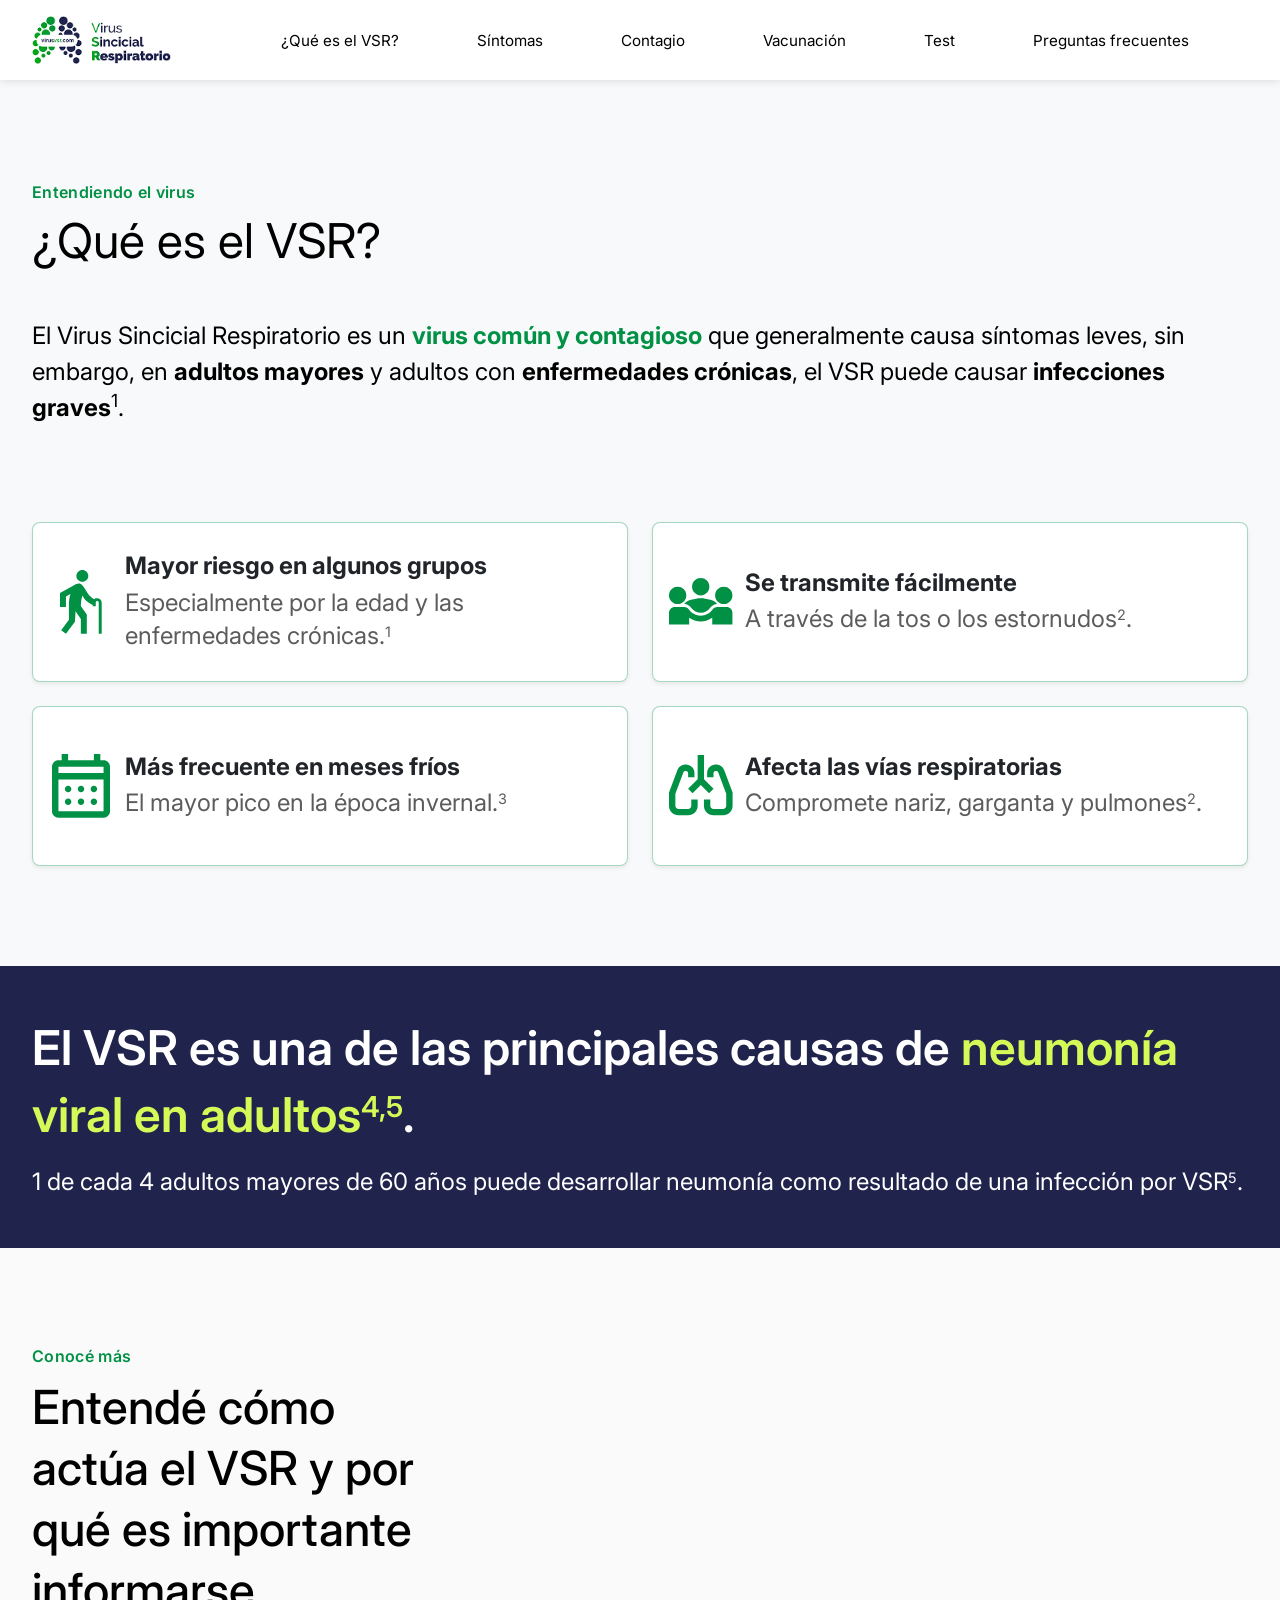
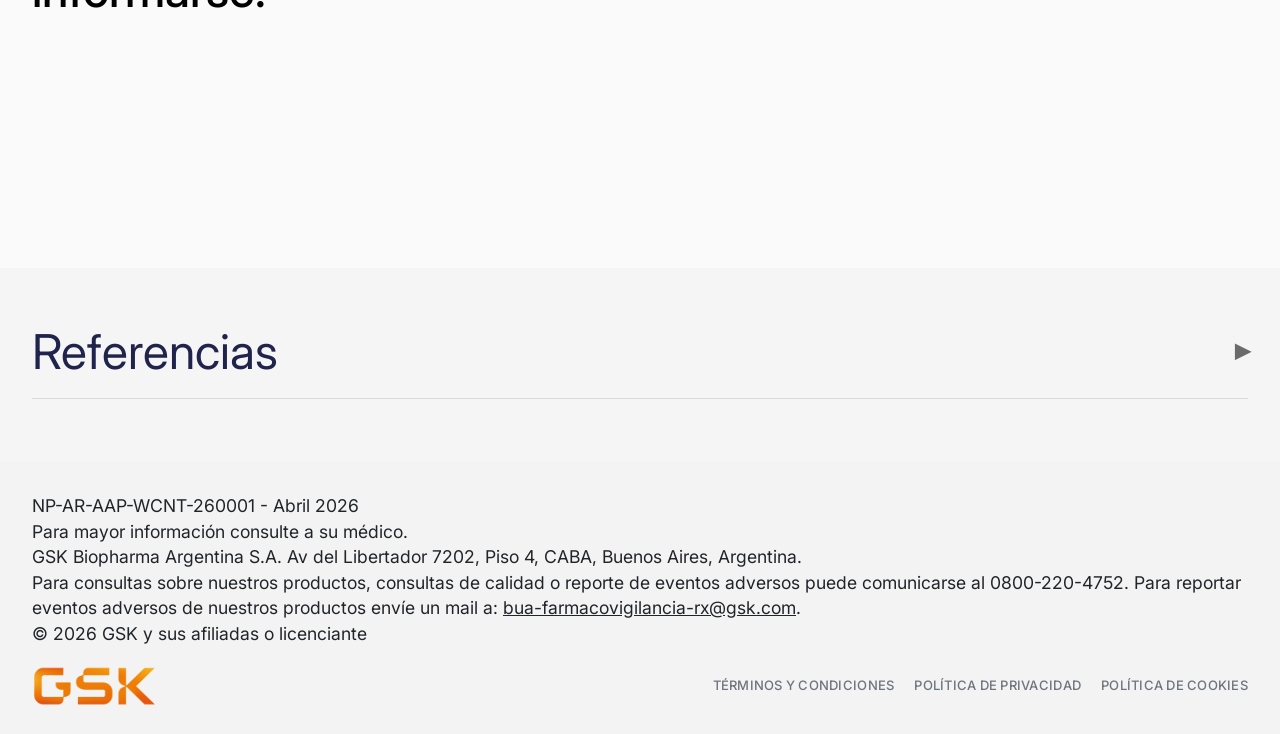
<file: que-es.html>
<!DOCTYPE html>
<html lang="es">
<head>
  <meta charset="UTF-8">
  <meta name="viewport" content="width=device-width, initial-scale=1.0">
  <title>¿Qué es el VSR? | Virus Sincicial Respiratorio</title>
  <link rel="preconnect" href="https://fonts.googleapis.com">
  <link rel="preconnect" href="https://fonts.gstatic.com" crossorigin>
  <link href="https://fonts.googleapis.com/css2?family=Inter:wght@100..900&display=swap" rel="stylesheet">
  <link href="https://cdn.jsdelivr.net/npm/bootstrap@5.3.2/dist/css/bootstrap.min.css" rel="stylesheet">
  <link href="https://cdn.jsdelivr.net/npm/bootstrap-icons@1.11.1/font/bootstrap-icons.css" rel="stylesheet">
  <link rel="stylesheet" href="css/style.css">
</head>
<body>
  <header class="site-header">
    <div class="container site-header-inner d-flex align-items-center py-3">
      <a href="index.html" class="logo d-flex align-items-center text-decoration-none flex-shrink-0">
        <img src="assets/img/logo-principal-pc.png" alt="VSR - Virus Sincicial Respiratorio" class="logo-img d-block d-lg-none">
        <img src="assets/img/logo-principal-pc.png" alt="VSR - Virus Sincicial Respiratorio" class="logo-img logo-img-pc d-none d-lg-block">
      </a>
      <nav class="header-nav d-none d-lg-flex align-items-center" aria-label="Navegación principal">
        <a href="que-es.html" class="header-nav-link">¿Qué es el VSR?</a>
        <a href="sintomas.html" class="header-nav-link">Síntomas</a>
        <a href="contagio.html" class="header-nav-link">Contagio</a>
        <a href="vacunacion.html" class="header-nav-link">Vacunación</a>
        <a href="test.html" class="header-nav-link">Test</a>
        <a href="preguntas-frecuentes.html" class="header-nav-link">Preguntas frecuentes</a>
      </nav>
    </div>
    <div class="header-line"></div>
  </header>

  <main>
    <section id="que-es" class="section-que-es py-5">
      <div class="container">
        <p class="que-es-label mb-2">Entendiendo el virus</p>
        <h1 class="tabs-title mb-3">¿Qué es el VSR?</h1>
        <div class="que-es-content-wrap">
          <p class="tabs-text que-es-intro-text my-4 my-lg-5 mb-lg-4">
            El Virus Sincicial Respiratorio es un <strong class="que-es-text-green">virus común y contagioso</strong> que generalmente causa síntomas leves, sin embargo, en <strong>adultos mayores</strong> y adultos con <strong>enfermedades crónicas</strong>, el VSR puede causar <strong>infecciones graves</strong><sup>1</sup>.
          </p>
          <div class="que-es-cards">
            <div class="que-es-card rounded-3 p-3">
              <div class="que-es-card-icon"><img src="assets/img/icon-que-es-vsr/afecta.svg" alt=""></div>
              <div class="que-es-card-body">
                <h2 class="que-es-card-title mb-1">Afecta las vías respiratorias</h2>
                <p class="que-es-card-desc mb-0">Compromete nariz, garganta y pulmones<sup>2</sup>.</p>
              </div>
            </div>
            <div class="que-es-card rounded-3 p-3">
              <div class="que-es-card-icon"><img src="assets/img/icon-que-es-vsr/se-transmite.svg" alt=""></div>
              <div class="que-es-card-body">
                <h2 class="que-es-card-title mb-1">Se transmite fácilmente</h2>
                <p class="que-es-card-desc mb-0">A través de la tos o los estornudos<sup>2</sup>.</p>
              </div>
            </div>
            <div class="que-es-card rounded-3 p-3">
              <div class="que-es-card-icon"><img src="assets/img/icon-que-es-vsr/Vector.svg" alt=""></div>
              <div class="que-es-card-body">
                <h2 class="que-es-card-title mb-1">Mayor riesgo en algunos grupos</h2>
                <p class="que-es-card-desc mb-0">Especialmente por la edad y las enfermedades crónicas.<sup>1</sup></p>
              </div>
            </div>
            <div class="que-es-card rounded-3 p-3">
              <div class="que-es-card-icon"><img src="assets/img/icon-que-es-vsr/mas-frecuente.svg" alt=""></div>
              <div class="que-es-card-body">
                <h2 class="que-es-card-title mb-1">Más frecuente en meses fríos</h2>
                <p class="que-es-card-desc mb-0">El mayor pico en la época invernal.<sup>3</sup></p>
              </div>
            </div>
          </div>
        </div>
      </div>
    </section>

    <section class="section-neumonia-vsr">
      <div class="container">
        <p class="neumonia-vsr-destacado mb-3">
          El VSR es una de las principales causas de <span class="neumonia-vsr-highlight">neumonía viral en adultos<sup>4,5</sup></span>.
        </p>
        <p class="neumonia-vsr-texto mb-0">
          1 de cada 4 adultos mayores de 60 años puede desarrollar neumonía como resultado de una infección por VSR<sup>5</sup>.
        </p>
      </div>
    </section>

    <section class="section-video-contagio py-5">
      <div class="container my-5">
        <div class="video-section-wrap">
          <div class="video-section-text">
            <p class="section-video-label">Conocé más</p>
            <h2 class="section-video-title mb-0">Entendé cómo actúa el VSR y por qué es importante informarse.</h2>
          </div>
          <div class="video-section-player">
            <div class="ratio ratio-16x9 rounded overflow-hidden">
              <iframe src="https://www.youtube.com/embed/qp6WqCGRyjQ" title="Video: Virus Sincicial Respiratorio" referrerpolicy="strict-origin-when-cross-origin" allow="accelerometer; autoplay; clipboard-write; encrypted-media; gyroscope; picture-in-picture; web-share" allowfullscreen></iframe>
            </div>
          </div>
        </div>
      </div>
    </section>

    <section class="section-referencias py-5" id="referencias">
      <div class="container">
        <div class="referencias-card">
          <h2 class="referencias-title mb-4">Referencias</h2>
          <ul class="referencias-list">
            <li class="referencias-item">
              <sup>1</sup>Colosia AD, Yang J, Hillson E, et al. The epidemiology of medically attended respiratory syncytial virus in older adults in the United States: A systematic review. <em>PLoS One.</em> 2017;12(8):1-20. <a href="https://doi.org/10.1371/journal.pone.0182321" target="_blank" rel="noopener noreferrer">doi:10.1371/journal.pone.0182321</a>
            </li>
            <li class="referencias-item">
              <sup>2</sup>Centers for Disease Control and Prevention (CDC), 2025. How RSV Spreads. <a href="https://www.cdc.gov/rsv/about/transmission.html" target="_blank" rel="noopener noreferrer">How RSV Spreads | RSV | CDC</a>
            </li>
            <li class="referencias-item">
              <sup>3</sup>Lineamientos Técnicos de Vacunación | Virus sincicial respiratorio en personas gestantes - Febrero de 2024 - MSAL. <a href="https://www.argentina.gob.ar/salud/vacunas/lineamientos_vsr" target="_blank" rel="noopener noreferrer">lineamientos_vsr.pdf (argentina.gob.ar)</a>
            </li>
            <li class="referencias-item">
              <sup>4</sup>Tseng HF, Sy LS, Ackerson B, et al. Severe morbidity and short- And mid- And long-term mortality in older adults hospitalized with respiratory syncytial virus infection. <em>J Infect Dis.</em> 2020;222(8):1298-1310. <a href="https://doi.org/10.1093/infdis/jiaa361" target="_blank" rel="noopener noreferrer">doi: 10.1093/infdis/jiaa361</a>
            </li>
            <li class="referencias-item">
              <sup>5</sup>Nguyen-Van-Tam JS, O'Leary M, Martin ET, et al. Burden of respiratory syncytial virus infection in older and high-risk adults: a systematic review and meta-analysis of the evidence from developed countries. <em>Eur Respir Rev</em> 2022; 31: 220105. <a href="https://doi.org/10.1183/16000617.0105-2022" target="_blank" rel="noopener noreferrer">DOI: 10.1183/16000617.0105-2022</a>
            </li>
            <li class="referencias-item">
              <sup>6</sup>Openshaw PJM, Chiu C, Culley FJ, Johansson C. Protective and harmful immunity to RSV infection. <em>Annu Rev Immunol.</em> 2017;35:501-532. <a href="https://doi.org/10.1146/annurev-immunol-051116-052206" target="_blank" rel="noopener noreferrer">doi:10.1146/annurev-immunol-051116-052206</a>
            </li>
            <li class="referencias-item">
              <sup>7</sup>Centers for Disease Control and Prevention (CDC), 2025. Clinical Overview of RSV. <a href="https://www.cdc.gov/rsv/clinical/index.html" target="_blank" rel="noopener noreferrer">Clinical Overview of RSV | RSV | CDC</a>
            </li>
            <li class="referencias-item">
              <sup>8</sup>Centers for Disease Control and Prevention (CDC), 2025. About RSV. <a href="https://www.cdc.gov/rsv/about/index.html" target="_blank" rel="noopener noreferrer">About RSV | RSV | CDC</a>
            </li>
            <li class="referencias-item">
              <sup>9</sup>Ministerio de Salud de la Nación Argentina. Vacunas: preguntas frecuentes, en <a href="https://www.argentina.gob.ar/salud/vacunas/preguntas-frecuentes#enestapagina" target="_blank" rel="noopener noreferrer">https://www.argentina.gob.ar/salud/vacunas/preguntas-frecuentes#enestapagina</a> (último acceso marzo 2026).
            </li>
            <li class="referencias-item">
              <sup>10</sup>Jorge A. Gómez, Otavio Cintra, Arnas Berzanskis, Abdelkader El Hasnaoui, Desirée A.M. van Oorschot, Adriana Guzman-Holst. ESTIMATION OF THE RESPIRATORY SYNCYTIAL VIRUS BURDEN IN ADULTS OF MIDDLE-INCOME COUNTRIES; ARE WE OVERLOOKING ITS BURDEN IN ARGENTINA, BRAZIL, CHILE, MALAYSIA AND MEXICO? RSV VW 24. February 13-16 2024. Mumbai, India
            </li>
            <li class="referencias-item">
              <sup>11</sup>Simon AK, Hollander GA, Mcmichael A, Mcmichael A. Evolution of the immune system in humans from infancy to old age. <em>Proc Biol Sci.</em> 2015;282(1821):1-12. <a href="https://doi.org/10.1098/rspb.2015.0533" target="_blank" rel="noopener noreferrer">doi:10.1098/rspb.2015.0533</a>
            </li>
            <li class="referencias-item">
              <sup>12</sup>SAM 2024 Observatorio de Vacunas - Vacunas Contra Virus Sincicial Respiratorio en Adultos;2024;1-14 (v1.0)
            </li>
            <li class="referencias-item">
              <sup>13</sup>Wildenbeest JG et al. Respiratory syncytial virus infections in adults: a narrative review. <em>Lancet Respir Med.</em> 2024 Oct;12(10):822-836. <a href="https://doi.org/10.1016/S2213-2600(24)00255-8" target="_blank" rel="noopener noreferrer">doi: 10.1016/S2213-2600(24)00255-8</a>. Epub 2024 Sep 9. PMID: 39265602.
            </li>
            <li class="referencias-item">
              <sup>14</sup>Del Giudice G et al. Fighting against a protean enemy: immunosenescence, vaccines, and healthy aging. <em>NPJ Aging Mech Dis.</em> 2017 Dec 21;4:1. <a href="https://doi.org/10.1038/s41514-017-0020-0" target="_blank" rel="noopener noreferrer">doi: 10.1038/s41514-017-0020-0</a>. PMID: 29285399; PMCID: PMC5740164.
            </li>
          </ul>
        </div>
      </div>
    </section>
  </main>

  <footer class="site-footer" role="contentinfo">
    <div class="container site-footer-inner">
      <div class="site-footer-legal">
        <p class="site-footer-line mb-0">NP-AR-AAP-WCNT-260001 - Abril 2026</p>
        <p class="site-footer-line mb-0">Para mayor información consulte a su médico.</p>
        <p class="site-footer-line mb-0">GSK Biopharma Argentina S.A. Av del Libertador 7202, Piso 4, CABA, Buenos Aires, Argentina.</p>
        <p class="site-footer-line mb-0">Para consultas sobre nuestros productos, consultas de calidad o reporte de eventos adversos puede comunicarse al 0800-220-4752. Para reportar eventos adversos de nuestros productos envíe un mail a: <a href="mailto:bua-farmacovigilancia-rx@gsk.com">bua-farmacovigilancia-rx@gsk.com</a>.</p>
        <p class="site-footer-line mb-0">© 2026 GSK y sus afiliadas o licenciante</p>
      </div>
      <div class="site-footer-bar">
        <img src="assets/img/logo-gsk-footer.png" alt="GSK" class="site-footer-logo" width="120" height="40" loading="lazy">
        <nav class="site-footer-nav" aria-label="Enlaces legales">
          <a href="#" class="site-footer-link">Términos y condiciones</a>
          <a href="#" class="site-footer-link">Política de privacidad</a>
          <a href="#" class="site-footer-link">Política de cookies</a>
        </nav>
      </div>
    </div>
  </footer>

  <div class="mobile-menu-overlay d-lg-none" id="mobileMenuOverlay" aria-hidden="true">
    <div class="mobile-menu-panel" id="mobileMenuPanel" role="dialog" aria-label="Menú de navegación">
      <div class="mobile-menu-header d-flex align-items-start justify-content-between p-4">
        <a href="index.html" class="mobile-menu-logo d-flex align-items-center text-decoration-none" id="mobileMenuLogoLink">
          <img src="assets/img/logo-principal-pc.png" alt="" class="mobile-menu-logo-img me-2">
        </a>
        <button type="button" class="mobile-menu-close btn p-0" id="mobileMenuClose" aria-label="Cerrar menú">
          <i class="bi bi-x-lg"></i>
        </button>
      </div>
      <nav class="mobile-menu-nav px-4 pb-4">
        <a href="que-es.html" class="mobile-menu-link"><img src="assets/img/icon/que-es.svg" alt="" class="mobile-menu-icon"><span>¿Qué es el VSR?</span></a>
        <a href="sintomas.html" class="mobile-menu-link"><img src="assets/img/icon/sintomas.svg" alt="" class="mobile-menu-icon"><span>Síntomas</span></a>
        <a href="contagio.html" class="mobile-menu-link"><img src="assets/img/contagios-reinfecciones/reinfecciones.svg" alt="" class="mobile-menu-icon"><span>Contagio</span></a>
        <a href="vacunacion.html" class="mobile-menu-link"><img src="assets/img/icon/prevencion.svg" alt="" class="mobile-menu-icon"><span>Vacunación</span></a>
        <a href="test.html" class="mobile-menu-link"><i class="bi bi-ui-checks mobile-menu-icon mobile-menu-icon-bi" aria-hidden="true"></i><span>Test</span></a>
        <a href="preguntas-frecuentes.html" class="mobile-menu-link"><i class="bi bi-question-circle mobile-menu-icon mobile-menu-icon-bi"></i><span>Preguntas frecuentes</span></a>
      </nav>
    </div>
  </div>

  <nav class="bottom-nav d-lg-none" aria-label="Navegación principal">
    <a href="que-es.html" class="bottom-nav-item active"><img src="assets/img/icon/que-es.svg" alt="" class="bottom-nav-icon"><span>¿Qué es?</span></a>
    <a href="sintomas.html" class="bottom-nav-item"><img src="assets/img/icon/sintomas.svg" alt="" class="bottom-nav-icon"><span>Síntomas</span></a>
    <a href="contagio.html" class="bottom-nav-item"><img src="assets/img/icon/prevencion.svg" alt="" class="bottom-nav-icon"><span>Contagio</span></a>
    <a href="vacunacion.html" class="bottom-nav-item"><img src="assets/img/icon/vacunacion.svg" alt="" class="bottom-nav-icon"><span>Vacunación</span></a>
    <button type="button" class="bottom-nav-item bottom-nav-item-btn" id="btnVerMasMenu" aria-label="Ver más opciones"><img src="assets/img/icon/ver-mas.png" alt="" class="bottom-nav-icon"><span>Ver más</span></button>
  </nav>

  <script src="https://cdn.jsdelivr.net/npm/bootstrap@5.3.2/dist/js/bootstrap.bundle.min.js"></script>
  <script src="js/main.js"></script>
  <script src="js/page-transition.js"></script>
</body>
</html>
</file>
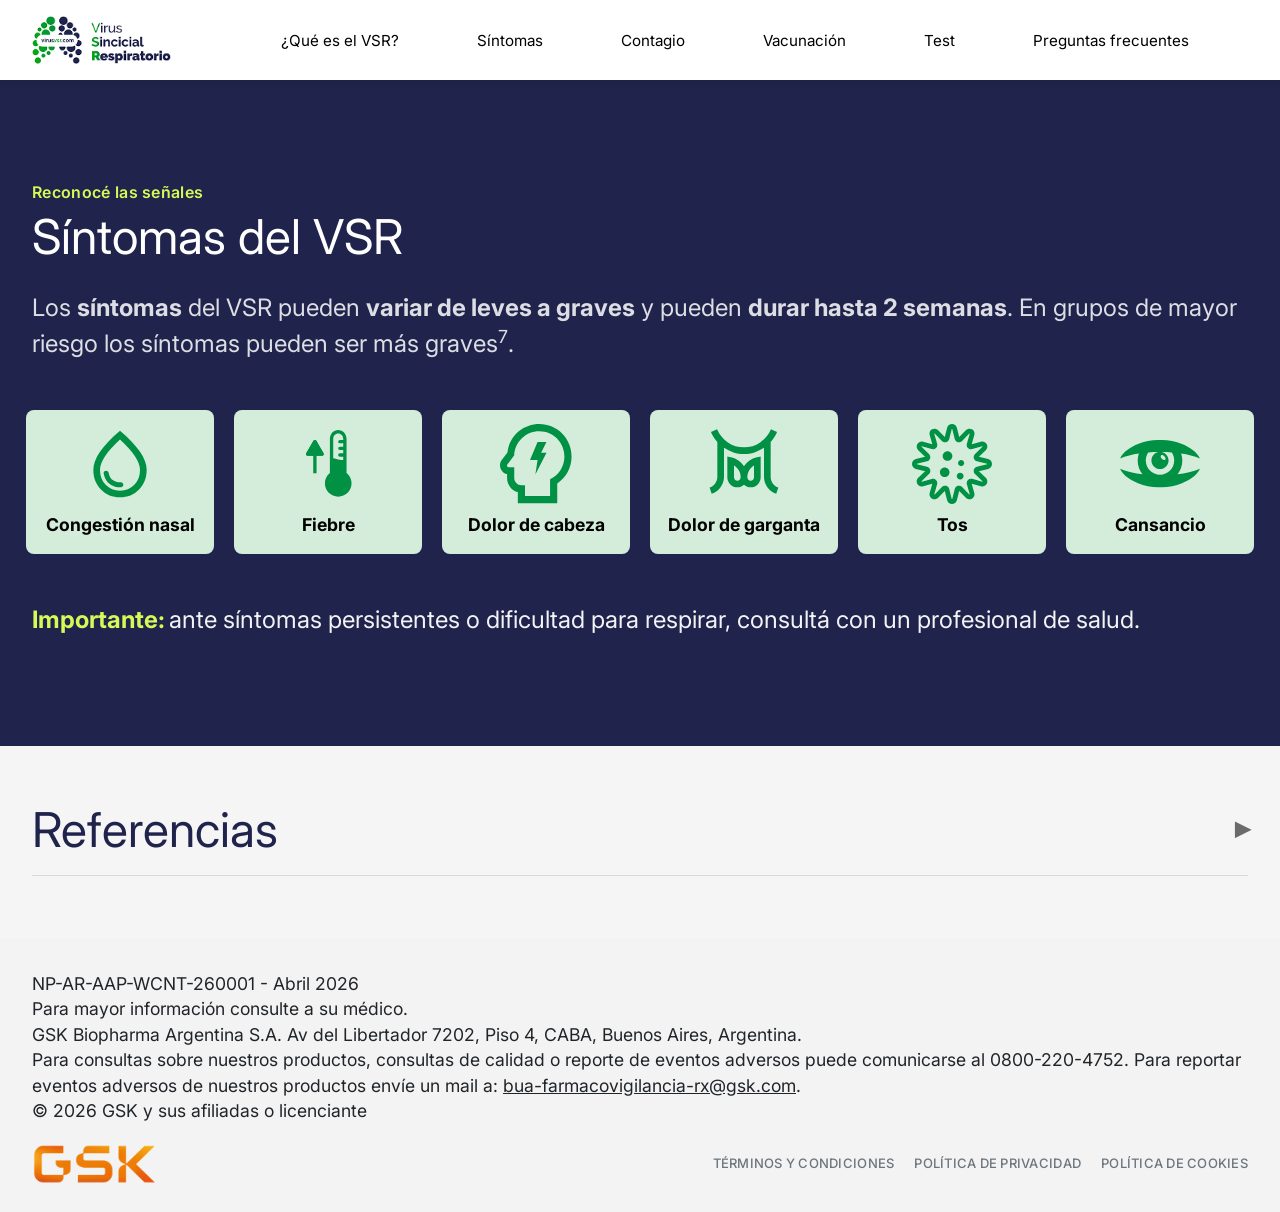
<file: sintomas.html>
<!DOCTYPE html>
<html lang="es">
<head>
  <meta charset="UTF-8">
  <meta name="viewport" content="width=device-width, initial-scale=1.0">
  <title>Síntomas del VSR | Virus Sincicial Respiratorio</title>
  <link rel="preconnect" href="https://fonts.googleapis.com">
  <link rel="preconnect" href="https://fonts.gstatic.com" crossorigin>
  <link href="https://fonts.googleapis.com/css2?family=Inter:wght@100..900&display=swap" rel="stylesheet">
  <link href="https://cdn.jsdelivr.net/npm/bootstrap@5.3.2/dist/css/bootstrap.min.css" rel="stylesheet">
  <link href="https://cdn.jsdelivr.net/npm/bootstrap-icons@1.11.1/font/bootstrap-icons.css" rel="stylesheet">
  <link rel="stylesheet" href="css/style.css">
</head>
<body>
  <header class="site-header">
    <div class="container site-header-inner d-flex align-items-center py-3">
      <a href="index.html" class="logo d-flex align-items-center text-decoration-none flex-shrink-0">
        <img src="assets/img/logo-principal-pc.png" alt="VSR - Virus Sincicial Respiratorio" class="logo-img d-block d-lg-none">
        <img src="assets/img/logo-principal-pc.png" alt="VSR - Virus Sincicial Respiratorio" class="logo-img logo-img-pc d-none d-lg-block">
      </a>
      <nav class="header-nav d-none d-lg-flex align-items-center" aria-label="Navegación principal">
        <a href="que-es.html" class="header-nav-link">¿Qué es el VSR?</a>
        <a href="sintomas.html" class="header-nav-link">Síntomas</a>
        <a href="contagio.html" class="header-nav-link">Contagio</a>
        <a href="vacunacion.html" class="header-nav-link">Vacunación</a>
        <a href="test.html" class="header-nav-link">Test</a>
        <a href="preguntas-frecuentes.html" class="header-nav-link">Preguntas frecuentes</a>
      </nav>
    </div>
    <div class="header-line"></div>
  </header>

  <main>
    <section id="sintomas" class="section-reconocer">
      <div class="container">
        <p class="reconocer-label">Reconocé las señales</p>
        <h1 class="reconocer-title mb-2">Síntomas del VSR</h1>
        <p class="reconocer-intro my-4">
          Los <strong>síntomas</strong> del VSR pueden <strong>variar de leves a graves</strong> y pueden <strong>durar hasta 2 semanas</strong>. En grupos de mayor riesgo los síntomas pueden ser más graves<sup>7</sup>.
        </p>

        <div class="reconocer-card rounded-3 py-4 mb-4">
          <div class="row g-3 reconocer-sintomas-row">
            <div class="col-6 col-lg-2 text-center reconocer-sintoma-item">
              <div class="reconocer-icon mb-2"><img src="assets/img/icon-sintomas-vsr/goteo.svg" alt=""></div>
              <p class="reconocer-sintoma mb-0">Congestión nasal</p>
            </div>
            <div class="col-6 col-lg-2 text-center reconocer-sintoma-item">
              <div class="reconocer-icon mb-2"><img src="assets/img/icon-sintomas-vsr/fiebre.svg" alt=""></div>
              <p class="reconocer-sintoma mb-0">Fiebre</p>
            </div>
            <div class="col-6 col-lg-2 text-center reconocer-sintoma-item">
              <div class="reconocer-icon mb-2"><img src="assets/img/icon-sintomas-vsr/dolor-cabeza.svg" alt=""></div>
              <p class="reconocer-sintoma mb-0">Dolor de cabeza</p>
            </div>
            <div class="col-6 col-lg-2 text-center reconocer-sintoma-item">
              <div class="reconocer-icon mb-2"><img src="assets/img/icon-sintomas-vsr/dolor-garganta.svg" alt=""></div>
              <p class="reconocer-sintoma mb-0">Dolor de garganta</p>
            </div>
            <div class="col-6 col-lg-2 text-center reconocer-sintoma-item">
              <div class="reconocer-icon mb-2"><img src="assets/img/icon-sintomas-vsr/congestion.svg" alt=""></div>
              <p class="reconocer-sintoma mb-0">Tos</p>
            </div>
            <div class="col-6 col-lg-2 text-center reconocer-sintoma-item">
              <div class="reconocer-icon mb-2"><img src="assets/img/icon-sintomas-vsr/Ojo.svg" alt=""></div>
              <p class="reconocer-sintoma mb-0">Cansancio</p>
            </div>
          </div>
        </div>

        <div class="reconocer-aviso rounded-3">
          <p class="reconocer-aviso-titulo mb-2">Importante:</p>
          <p class="reconocer-aviso-texto mb-0">
            ante síntomas persistentes o dificultad para respirar, consultá con un profesional de salud.
          </p>
        </div>
      </div>
    </section>

    <section class="section-referencias py-5" id="referencias">
      <div class="container">
        <div class="referencias-card">
          <h2 class="referencias-title mb-4">Referencias</h2>
          <ul class="referencias-list">
            <li class="referencias-item">
              <sup>1</sup>Colosia AD, Yang J, Hillson E, et al. The epidemiology of medically attended respiratory syncytial virus in older adults in the United States: A systematic review. <em>PLoS One.</em> 2017;12(8):1-20. <a href="https://doi.org/10.1371/journal.pone.0182321" target="_blank" rel="noopener noreferrer">doi:10.1371/journal.pone.0182321</a>
            </li>
            <li class="referencias-item">
              <sup>2</sup>Centers for Disease Control and Prevention (CDC), 2025. How RSV Spreads. <a href="https://www.cdc.gov/rsv/about/transmission.html" target="_blank" rel="noopener noreferrer">How RSV Spreads | RSV | CDC</a>
            </li>
            <li class="referencias-item">
              <sup>3</sup>Lineamientos Técnicos de Vacunación | Virus sincicial respiratorio en personas gestantes - Febrero de 2024 - MSAL. <a href="https://www.argentina.gob.ar/salud/vacunas/lineamientos_vsr" target="_blank" rel="noopener noreferrer">lineamientos_vsr.pdf (argentina.gob.ar)</a>
            </li>
            <li class="referencias-item">
              <sup>4</sup>Tseng HF, Sy LS, Ackerson B, et al. Severe morbidity and short- And mid- And long-term mortality in older adults hospitalized with respiratory syncytial virus infection. <em>J Infect Dis.</em> 2020;222(8):1298-1310. <a href="https://doi.org/10.1093/infdis/jiaa361" target="_blank" rel="noopener noreferrer">doi: 10.1093/infdis/jiaa361</a>
            </li>
            <li class="referencias-item">
              <sup>5</sup>Nguyen-Van-Tam JS, O'Leary M, Martin ET, et al. Burden of respiratory syncytial virus infection in older and high-risk adults: a systematic review and meta-analysis of the evidence from developed countries. <em>Eur Respir Rev</em> 2022; 31: 220105. <a href="https://doi.org/10.1183/16000617.0105-2022" target="_blank" rel="noopener noreferrer">DOI: 10.1183/16000617.0105-2022</a>
            </li>
            <li class="referencias-item">
              <sup>6</sup>Openshaw PJM, Chiu C, Culley FJ, Johansson C. Protective and harmful immunity to RSV infection. <em>Annu Rev Immunol.</em> 2017;35:501-532. <a href="https://doi.org/10.1146/annurev-immunol-051116-052206" target="_blank" rel="noopener noreferrer">doi:10.1146/annurev-immunol-051116-052206</a>
            </li>
            <li class="referencias-item">
              <sup>7</sup>Centers for Disease Control and Prevention (CDC), 2025. Clinical Overview of RSV. <a href="https://www.cdc.gov/rsv/clinical/index.html" target="_blank" rel="noopener noreferrer">Clinical Overview of RSV | RSV | CDC</a>
            </li>
            <li class="referencias-item">
              <sup>8</sup>Centers for Disease Control and Prevention (CDC), 2025. About RSV. <a href="https://www.cdc.gov/rsv/about/index.html" target="_blank" rel="noopener noreferrer">About RSV | RSV | CDC</a>
            </li>
            <li class="referencias-item">
              <sup>9</sup>Ministerio de Salud de la Nación Argentina. Vacunas: preguntas frecuentes, en <a href="https://www.argentina.gob.ar/salud/vacunas/preguntas-frecuentes#enestapagina" target="_blank" rel="noopener noreferrer">https://www.argentina.gob.ar/salud/vacunas/preguntas-frecuentes#enestapagina</a> (último acceso marzo 2026).
            </li>
            <li class="referencias-item">
              <sup>10</sup>Jorge A. Gómez, Otavio Cintra, Arnas Berzanskis, Abdelkader El Hasnaoui, Desirée A.M. van Oorschot, Adriana Guzman-Holst. ESTIMATION OF THE RESPIRATORY SYNCYTIAL VIRUS BURDEN IN ADULTS OF MIDDLE-INCOME COUNTRIES; ARE WE OVERLOOKING ITS BURDEN IN ARGENTINA, BRAZIL, CHILE, MALAYSIA AND MEXICO? RSV VW 24. February 13-16 2024. Mumbai, India
            </li>
            <li class="referencias-item">
              <sup>11</sup>Simon AK, Hollander GA, Mcmichael A, Mcmichael A. Evolution of the immune system in humans from infancy to old age. <em>Proc Biol Sci.</em> 2015;282(1821):1-12. <a href="https://doi.org/10.1098/rspb.2015.0533" target="_blank" rel="noopener noreferrer">doi:10.1098/rspb.2015.0533</a>
            </li>
            <li class="referencias-item">
              <sup>12</sup>SAM 2024 Observatorio de Vacunas - Vacunas Contra Virus Sincicial Respiratorio en Adultos;2024;1-14 (v1.0)
            </li>
            <li class="referencias-item">
              <sup>13</sup>Wildenbeest JG et al. Respiratory syncytial virus infections in adults: a narrative review. <em>Lancet Respir Med.</em> 2024 Oct;12(10):822-836. <a href="https://doi.org/10.1016/S2213-2600(24)00255-8" target="_blank" rel="noopener noreferrer">doi: 10.1016/S2213-2600(24)00255-8</a>. Epub 2024 Sep 9. PMID: 39265602.
            </li>
            <li class="referencias-item">
              <sup>14</sup>Del Giudice G et al. Fighting against a protean enemy: immunosenescence, vaccines, and healthy aging. <em>NPJ Aging Mech Dis.</em> 2017 Dec 21;4:1. <a href="https://doi.org/10.1038/s41514-017-0020-0" target="_blank" rel="noopener noreferrer">doi: 10.1038/s41514-017-0020-0</a>. PMID: 29285399; PMCID: PMC5740164.
            </li>
          </ul>
        </div>
      </div>
    </section>
  </main>

  <footer class="site-footer" role="contentinfo">
    <div class="container site-footer-inner">
      <div class="site-footer-legal">
        <p class="site-footer-line mb-0">NP-AR-AAP-WCNT-260001 - Abril 2026</p>
        <p class="site-footer-line mb-0">Para mayor información consulte a su médico.</p>
        <p class="site-footer-line mb-0">GSK Biopharma Argentina S.A. Av del Libertador 7202, Piso 4, CABA, Buenos Aires, Argentina.</p>
        <p class="site-footer-line mb-0">Para consultas sobre nuestros productos, consultas de calidad o reporte de eventos adversos puede comunicarse al 0800-220-4752. Para reportar eventos adversos de nuestros productos envíe un mail a: <a href="mailto:bua-farmacovigilancia-rx@gsk.com">bua-farmacovigilancia-rx@gsk.com</a>.</p>
        <p class="site-footer-line mb-0">© 2026 GSK y sus afiliadas o licenciante</p>
      </div>
      <div class="site-footer-bar">
        <img src="assets/img/logo-gsk-footer.png" alt="GSK" class="site-footer-logo" width="120" height="40" loading="lazy">
        <nav class="site-footer-nav" aria-label="Enlaces legales">
          <a href="#" class="site-footer-link">Términos y condiciones</a>
          <a href="#" class="site-footer-link">Política de privacidad</a>
          <a href="#" class="site-footer-link">Política de cookies</a>
        </nav>
      </div>
    </div>
  </footer>

  <div class="mobile-menu-overlay d-lg-none" id="mobileMenuOverlay" aria-hidden="true">
    <div class="mobile-menu-panel" id="mobileMenuPanel" role="dialog" aria-label="Menú de navegación">
      <div class="mobile-menu-header d-flex align-items-start justify-content-between p-4">
        <a href="index.html" class="mobile-menu-logo d-flex align-items-center text-decoration-none" id="mobileMenuLogoLink">
          <img src="assets/img/logo-principal-pc.png" alt="" class="mobile-menu-logo-img me-2">
        </a>
        <button type="button" class="mobile-menu-close btn p-0" id="mobileMenuClose" aria-label="Cerrar menú">
          <i class="bi bi-x-lg"></i>
        </button>
      </div>
      <nav class="mobile-menu-nav px-4 pb-4">
        <a href="que-es.html" class="mobile-menu-link"><img src="assets/img/icon/que-es.svg" alt="" class="mobile-menu-icon"><span>¿Qué es el VSR?</span></a>
        <a href="sintomas.html" class="mobile-menu-link"><img src="assets/img/icon/sintomas.svg" alt="" class="mobile-menu-icon"><span>Síntomas</span></a>
        <a href="contagio.html" class="mobile-menu-link"><img src="assets/img/contagios-reinfecciones/reinfecciones.svg" alt="" class="mobile-menu-icon"><span>Contagio</span></a>
        <a href="vacunacion.html" class="mobile-menu-link"><img src="assets/img/icon/prevencion.svg" alt="" class="mobile-menu-icon"><span>Vacunación</span></a>
        <a href="test.html" class="mobile-menu-link"><i class="bi bi-ui-checks mobile-menu-icon mobile-menu-icon-bi" aria-hidden="true"></i><span>Test</span></a>
        <a href="preguntas-frecuentes.html" class="mobile-menu-link"><i class="bi bi-question-circle mobile-menu-icon mobile-menu-icon-bi"></i><span>Preguntas frecuentes</span></a>
      </nav>
    </div>
  </div>

  <nav class="bottom-nav d-lg-none" aria-label="Navegación principal">
    <a href="que-es.html" class="bottom-nav-item"><img src="assets/img/icon/que-es.svg" alt="" class="bottom-nav-icon"><span>¿Qué es?</span></a>
    <a href="sintomas.html" class="bottom-nav-item active"><img src="assets/img/icon/sintomas.svg" alt="" class="bottom-nav-icon"><span>Síntomas</span></a>
    <a href="contagio.html" class="bottom-nav-item"><img src="assets/img/icon/prevencion.svg" alt="" class="bottom-nav-icon"><span>Contagio</span></a>
    <a href="vacunacion.html" class="bottom-nav-item"><img src="assets/img/icon/vacunacion.svg" alt="" class="bottom-nav-icon"><span>Vacunación</span></a>
    <button type="button" class="bottom-nav-item bottom-nav-item-btn" id="btnVerMasMenu" aria-label="Ver más opciones"><img src="assets/img/icon/ver-mas.png" alt="" class="bottom-nav-icon"><span>Ver más</span></button>
  </nav>

  <script src="https://cdn.jsdelivr.net/npm/bootstrap@5.3.2/dist/js/bootstrap.bundle.min.js"></script>
  <script src="js/main.js"></script>
  <script src="js/page-transition.js"></script>
</body>
</html>
</file>
<file: css/style.css>
/* ========== Variables ========== */
:root {
  --vsr-bg-dark: #1a1a2e;
  --vsr-bg-darker: #16162a;
  --vsr-green: #009145;
  --vsr-green-hover: #009145;
  --vsr-card-bg: #2d2d2d;
  --vsr-card-bg-light: #3d3d3d;
  --vsr-text: #e0e0e0;
  --vsr-text-muted: #9e9e9e;
  /* Glitch hero/banner: un solo valor para ciclo y para cuándo aparece el cartel (primer frame glitch = 64%) */
  --hero-glitch-cycle: 3s;
  --hero-label-appear-delay: calc(var(--hero-glitch-cycle) * 0.64);
  --hero-label-enter-duration: 0.7s;
}

/* ========== Base ========== */
body {
  margin: 0;
  padding: 0;
  min-height: 100vh;
  background-color: #f5f5f5;
  font-family: "Inter", system-ui, -apple-system, "Segoe UI", Roboto, "Helvetica Neue", Arial, sans-serif;
}

body.page-transition {
  opacity: 0;
  transition: opacity 220ms ease-in-out;
}

body.page-transition.page-ready {
  opacity: 1;
}

@view-transition {
  navigation: auto;
}

::view-transition-old(root),
::view-transition-new(root) {
  animation-duration: 0.28s;
  animation-timing-function: ease-in-out;
}

/* ========== HEADER CON LOGO ========== */
.site-header {
  position: sticky;
  top: 0;
  z-index: 1020;
  background-color: #fff;
  box-shadow: 0 2px 8px rgba(0, 0, 0, 0.1);
}

.logo-img {
  display: block;
  max-height: 48px;
  width: auto;
  object-fit: contain;
}

.header-line {
  
  background-color: #5dade2;
  width: 100%;
}

/* ========== HEADER + HERO DESKTOP (solo PC, no toca mobile) ========== */
@media (min-width: 992px) {
  .header-line {
    background-color: black;
  }

  /* Barra superior: logo a la izquierda, enlaces repartidos en el resto del ancho */
  .site-header-inner {
    justify-content: flex-start;
    gap: 0;
  }

  .header-nav {
    flex: 1 1 auto;
    justify-content: space-evenly;
    align-items: center;
    flex-wrap: wrap;
    row-gap: 0.5rem;
    column-gap: clamp(0.5rem, 1.5vw, 1.25rem);
    min-width: 0;
    margin-left: clamp(1.5rem, 4vw, 3.5rem);
    padding: 0;
  }

  .header-nav-link {
    color: black;
    font-size: 0.95rem;
    font-weight: 400;
    text-decoration: none;
    text-align: center;
    line-height: 1.25;
  }

  .header-nav-link:hover {
    color: #20244c;
    text-decoration: underline;
  }

  .hero-desktop {
    background-color: #fafafa;
    padding: 3rem 0 0;
  }

  .hero-desktop-arrow-wrap {
    display: flex;
    justify-content: center;
    align-items: center;
    padding-top:6rem;
    padding-bottom: 4rem;
  }

  .hero-desktop-arrow-link {
    display: inline-flex;
    line-height: 0;
    opacity: 0.85;
    transition: opacity 0.2s ease, transform 0.2s ease;
  }

  .hero-desktop-arrow-link:hover,
  .hero-desktop-arrow-link:focus-visible {
    opacity: 1;
    transform: translateY(2px);
  }

  .hero-desktop-arrow-link:focus-visible {
    outline: 2px solid #009145;
    outline-offset: 4px;
    border-radius: 4px;
  }

  .hero-desktop-left {
    padding-right: 2rem;
  }

  .hero-desktop-left .intro-title {
    text-align: left;
    font-size: 3.6rem;
  }

  .hero-desktop-right {
    position: relative;
    display: flex;
  }

  .hero-desktop-img-wrap {
    position: relative;
    flex: 1;
    width: 100%;
    min-height: 0;
    border-radius: 8px;
    overflow: hidden;
    cursor: default;
    /* Proporción del diseño Figma: 632×596 para que no se estire */
  }

  .hero-desktop-img-wrap::after {
    content: "";
    position: absolute;
    inset: 0;
    background: rgba(0, 0, 0, 0.28);
    z-index: 1;
    pointer-events: none;
  }

  .hero-desktop-bg {
    position: absolute;
    inset: 0;
    background-image: url("../assets/img/Imagen-principal-pc.png");
    background-size: cover;
    background-position: center;
    background-repeat: no-repeat;
  }

  .hero-desktop-video {
    position: absolute;
    inset: 0;
    width: 100%;
    height: 100%;
    object-fit: cover;
    object-position: center;
    z-index: 0;
  }

  .hero-desktop-overlay {
    position: absolute;
    top: 50%;
    left: 50%;
    transform: translateX(-50%);
    background-color: transparent;
    color: #fff;
    padding: 0;
    border-radius: 0;
    max-width: 90%;
    width: auto;
    z-index: 2;
    opacity: 0;
    visibility: hidden;
    pointer-events: none;
    box-shadow: none;
    filter: none;
    animation: hero-desktop-overlay-enter var(--hero-label-enter-duration) ease-out var(--hero-label-appear-delay) forwards;
  }

  .hero-desktop-overlay-text {
    font-size: 1rem;
    font-weight: 600;
    margin: 0;
    text-align: center;
    white-space: nowrap;
    overflow: hidden;
    width: 0;
    border-right: 2px solid rgba(255, 255, 255, 0.9);
    text-shadow: 0 0 12px rgba(0, 0, 0, 0.75);
    animation:
      typewriter-desktop 2.2s steps(55, end) var(--hero-label-appear-delay) forwards,
      caret-blink 0.8s steps(1, end) calc(var(--hero-label-appear-delay) + 2.2s) infinite;
  }

  .hero-desktop-overlay .text-vsr {
    color: #D3FA57;
  }

  .hero-desktop .intro-buttons .btn {
    width: auto;
    min-width: 200px;
  }

  /* ¿Qué es el VSR? - versión PC (pisar .py-5 de Bootstrap, que usa !important) */
  .section-que-es.py-5 {
    padding-top: 6.25rem !important; /* 100px @ 16px */
    padding-bottom: 6.25rem !important;
  }

  .que-es-label {
    font-size: 1rem; /* 16px @ 16px — mismo criterio que reconocer / evaluar riesgo */
    font-weight: 400;
    letter-spacing: 0.02em;
    color: #009145;
    margin: 0;
    text-align: left;
  }

  .section-que-es .tabs-title {
    text-align: left;
    font-size: 3rem;
    color:#000000
  }

  .section-que-es .que-es-content-wrap {
    max-width: 100%;
    margin-left: auto;
    margin-right: auto;
  }

  .section-que-es .tabs-text,
  .section-que-es .que-es-intro-text {
    text-align: left;
    max-width: 100%;
    width: 100%;
    margin-left: 0;
    margin-right: 0;
    font-size: 1.38rem;
  }

  .section-que-es .que-es-intro-text {
    font-size: 1.5rem;
  }

  .section-que-es .que-es-cards {
    display: grid !important;
    grid-template-columns: 1fr 1fr;
    gap: 1.5rem;
    margin-top: 6rem;
  }

  .section-que-es .que-es-card {
    width: 100%;
    box-sizing: border-box;
    border: 1px solid rgba(0, 145, 69, 0.35);
    border-bottom: 1px solid rgba(0, 145, 69, 0.35);
    box-shadow: 0 2px 4px 0 rgba(0, 0, 0, 0.08);
    min-height: 160px;
    height: auto;
    padding: 40px 24px;
  }

  .section-que-es .que-es-card-icon,
  .section-que-es .que-es-card-icon img {
    width: 4rem;
    height: 4rem;
  }

  .section-que-es .que-es-card-title {
    font-size: 1.5rem;
    font-weight: 700;
    line-height: 1.3;
  }

  .section-que-es .que-es-card-desc {
    font-size: 1.5rem;
    font-weight: 400;
  }

  /* Orden en grid: fila1 = Mayor riesgo, Se transmite | fila2 = Más frecuente, Afecta */
  .section-que-es .que-es-card:nth-child(1) { grid-column: 2; grid-row: 2; }
  .section-que-es .que-es-card:nth-child(2) { grid-column: 2; grid-row: 1; }
  .section-que-es .que-es-card:nth-child(3) { grid-column: 1; grid-row: 1; }
  .section-que-es .que-es-card:nth-child(4) { grid-column: 1; grid-row: 2; }
}

/* ========== BANNER CON FOTO DE FONDO ========== */
.banner-main {
  position: relative;
  min-height: 388px;
  display: flex;
  align-items: flex-end;
  justify-content: center;
  overflow: hidden;
}

.banner-main::after {
  content: "";
  position: absolute;
  inset: 0;
  background: rgba(0, 0, 0, 0.28);
  z-index: 1;
  pointer-events: none;
}

.banner-mobile-video {
  position: absolute;
  inset: 0;
  width: 100%;
  height: 100%;
  object-fit: cover;
  object-position: center;
  z-index: 0;
}

.banner-bg,
.hero-desktop-bg {
  position: absolute;
  inset: 0;
  background-color: #2c3e50;
  background-image: var(--glitch-base);
  background-size: cover;
  background-position: center;
  background-repeat: no-repeat;
  overflow: hidden;
  transform: translateZ(0);
  backface-visibility: hidden;
  animation: glitch-swap var(--hero-glitch-cycle) infinite linear;
}

.banner-bg::before,
.hero-desktop-bg::before {
  content: "";
  position: absolute;
  inset: 0;
  pointer-events: none;
  mix-blend-mode: screen;
  opacity: 0;
  background:
    repeating-linear-gradient(
      0deg,
      rgba(255, 255, 255, 0.13) 0,
      rgba(255, 255, 255, 0.13) 1px,
      rgba(0, 0, 0, 0) 1px,
      rgba(0, 0, 0, 0) 3px
    ),
    linear-gradient(
      90deg,
      rgba(40, 255, 220, 0.09),
      rgba(255, 0, 220, 0.09)
    );
  background-size: 100% 100%, 280% 100%;
  animation: glitch-tv-lines var(--hero-glitch-cycle) infinite linear;
}

.banner-bg::after,
.hero-desktop-bg::after {
  content: "";
  position: absolute;
  inset: 0;
  pointer-events: none;
  opacity: 0;
  mix-blend-mode: screen;
  background-image:
    radial-gradient(circle at 20% 20%, rgba(255, 255, 255, 0.22) 0 0.7px, transparent 0.8px),
    radial-gradient(circle at 74% 58%, rgba(255, 255, 255, 0.16) 0 0.6px, transparent 0.7px),
    radial-gradient(circle at 40% 83%, rgba(255, 255, 255, 0.16) 0 0.6px, transparent 0.7px);
  background-size: 3px 3px, 4px 4px, 5px 5px;
  animation: glitch-tv-noise var(--hero-glitch-cycle) infinite linear;
}

.banner-bg {
  --glitch-base: url("../assets/img/banner-principal.png");
  --glitch-1: url("../assets/img/glitch-img-2/glitch-image-1777907784.png");
  --glitch-2: url("../assets/img/glitch-img-2/glitch-image-1777907786.png");
  --glitch-3: url("../assets/img/glitch-img-2/glitch-image-1777907787.png");
  --glitch-4: url("../assets/img/glitch-img-2/glitch-image-1777907789.png");
  --glitch-5: url("../assets/img/glitch-img-2/glitch-image-1777907790.png");
  --glitch-6: url("../assets/img/glitch-img-2/glitch-image-1777907792.png");
  --glitch-7: url("../assets/img/glitch-img-2/glitch-image-1777907793.png");
  --glitch-8: url("../assets/img/glitch-img-2/glitch-image-1777907795.png");
  --glitch-9: url("../assets/img/glitch-img-2/glitch-image-1777907796.png");
  --glitch-10: url("../assets/img/glitch-img-2/glitch-image-1777907797.png");
}

.hero-desktop-bg {
  --glitch-base: url("../assets/img/Imagen-principal-pc.png");
  --glitch-1: url("../assets/img/glitch-img-2/glitch-image-1777907784.png");
  --glitch-2: url("../assets/img/glitch-img-2/glitch-image-1777907786.png");
  --glitch-3: url("../assets/img/glitch-img-2/glitch-image-1777907787.png");
  --glitch-4: url("../assets/img/glitch-img-2/glitch-image-1777907789.png");
  --glitch-5: url("../assets/img/glitch-img-2/glitch-image-1777907790.png");
  --glitch-6: url("../assets/img/glitch-img-2/glitch-image-1777907792.png");
  --glitch-7: url("../assets/img/glitch-img-2/glitch-image-1777907793.png");
  --glitch-8: url("../assets/img/glitch-img-2/glitch-image-1777907795.png");
  --glitch-9: url("../assets/img/glitch-img-2/glitch-image-1777907796.png");
  --glitch-10: url("../assets/img/glitch-img-2/glitch-image-1777907797.png");
}

@keyframes glitch-swap {
  0% {
    background-image: var(--glitch-base);
    background-size: cover;
    opacity: 0.86;
    filter: saturate(1.04) contrast(1.12) blur(1.8px);
  }
  10% {
    background-image: var(--glitch-1);
    background-size: cover;
    opacity: 0.98;
    filter: saturate(1.06) contrast(1.04) blur(0.4px);
  }
  20% {
    background-image: var(--glitch-2);
    background-size: cover;
    opacity: 0.84;
    filter: saturate(1.08) contrast(1.11) blur(1.4px);
  }
  30% {
    background-image: var(--glitch-3);
    background-size: cover;
    opacity: 0.93;
    filter: saturate(1.07) contrast(1.09) blur(1px);
  }
  40% {
    background-image: var(--glitch-4);
    background-size: cover;
    opacity: 0.8;
    filter: saturate(1.1) contrast(1.15) blur(2.2px);
  }
  50% {
    background-image: var(--glitch-5);
    background-size: cover;
    opacity: 0.92;
    filter: saturate(1.08) contrast(1.08) blur(1.2px);
  }
  60% {
    background-image: var(--glitch-6);
    background-size: cover;
    opacity: 0.78;
    filter: saturate(1.12) contrast(1.17) blur(2.6px);
  }
  70% {
    background-image: var(--glitch-7);
    background-size: cover;
    opacity: 0.9;
    filter: saturate(1.09) contrast(1.1) blur(1.5px);
  }
  80% {
    background-image: var(--glitch-8);
    background-size: cover;
    opacity: 0.76;
    filter: saturate(1.14) contrast(1.2) blur(2.9px);
  }
  90% {
    background-image: var(--glitch-9);
    background-size: cover;
    opacity: 0.88;
    filter: saturate(1.1) contrast(1.12) blur(1.7px);
  }
  100% {
    background-image: var(--glitch-10);
    background-size: cover;
    opacity: 0.74;
    filter: saturate(1.15) contrast(1.22) blur(3.1px);
  }
}

@keyframes glitch-tv-lines {
  0% {
    opacity: 0.34;
    background-position: 0 0, 0 0;
    filter: contrast(1.08);
  }
  10%, 20%, 30%, 40%, 50%, 60%, 70%, 80%, 90%, 100% {
    opacity: 0.55;
    background-position: 0 0, 100% 0;
    filter: contrast(1.15);
  }
}

@keyframes glitch-tv-noise {
  0% {
    opacity: 0.2;
    transform: translateX(0);
  }
  10% {
    opacity: 0.18;
    transform: translateX(-1px);
  }
  20% {
    opacity: 0.28;
    transform: translateX(2px);
  }
  30% {
    opacity: 0.22;
    transform: translateX(-2px);
  }
  40% {
    opacity: 0.32;
    transform: translateX(3px);
  }
  50% {
    opacity: 0.22;
    transform: translateX(-3px);
  }
  60% {
    opacity: 0.34;
    transform: translateX(2px);
  }
  70% {
    opacity: 0.24;
    transform: translateX(-2px);
  }
  80% {
    opacity: 0.38;
    transform: translateX(3px);
  }
  90% {
    opacity: 0.26;
    transform: translateX(-2px);
  }
  100% {
    opacity: 0.42;
    transform: translateX(1px);
  }
}

@keyframes hero-desktop-overlay-enter {
  from {
    opacity: 0;
    visibility: hidden;
    transform: translate(-50%, -50%) scale(0.99);
    filter: none;
    box-shadow: none;
  }
  1% {
    visibility: visible;
  }
  to {
    opacity: 1;
    visibility: visible;
    transform: translate(-50%, -50%) scale(1);
    filter: none;
    pointer-events: auto;
    box-shadow: none;
  }
}

@keyframes typewriter-desktop {
  from { width: 0; }
  to { width: 55ch; }
}

@keyframes typewriter-line-1 {
  from { width: 0; }
  to { width: 21ch; }
}

@keyframes typewriter-line-2 {
  from { width: 0; }
  to { width: 33ch; }
}

@keyframes caret-blink {
  0%, 49% { border-right-color: rgba(255, 255, 255, 0.9); }
  50%, 100% { border-right-color: transparent; }
}

@media (prefers-reduced-motion: reduce) {
  .banner-bg,
  .hero-desktop-bg {
    animation: none !important;
    filter: none !important;
  }

  .banner-bg::before,
  .banner-bg::after,
  .hero-desktop-bg::before,
  .hero-desktop-bg::after {
    animation: none !important;
    opacity: 0 !important;
  }

  .hero-desktop-overlay {
    animation: none !important;
    opacity: 1 !important;
    visibility: visible !important;
    transform: translate(-50%, -50%) !important;
    filter: none !important;
    pointer-events: auto !important;
    box-shadow: none !important;
  }

  .banner-box {
    animation: none !important;
    opacity: 1 !important;
    transform: none !important;
    filter: none !important;
    box-shadow: none !important;
  }
}

.banner-content {
  position: relative;
  z-index: 2;
  display: flex;
  align-items: center;
  justify-content: center;
  padding: 0;
  width: 100%;
  min-height: 388px;
}

.banner-box {
  background-color: transparent;
  color: #fff;
  text-align: center;
  padding: 0;
  width: auto;
  max-width: 90%;
  opacity: 0;
  transform: none;
  box-shadow: none;
  filter: none;
  animation: banner-box-enter var(--hero-label-enter-duration) ease-out var(--hero-label-appear-delay) forwards;
  margin-bottom: 0;
}

@keyframes banner-box-enter {
  from {
    opacity: 0;
    transform: scale(0.99);
    filter: blur(14px);
    box-shadow: none;
  }
  to {
    opacity: 1;
    transform: scale(1);
    filter: none;
    box-shadow: none;
  }
}

.banner-box-line {
  font-size: 1.5rem;
  font-weight: 700;
  margin: 0;
  line-height: 1.3;
  white-space: nowrap;
  overflow: hidden;
  width: 0;
  border-right: 2px solid rgba(255, 255, 255, 0.9);
  text-shadow: 0 0 12px rgba(0, 0, 0, 0.75);
}

.banner-box-line:nth-child(1) {
  animation:
    typewriter-line-1 1.1s steps(21, end) var(--hero-label-appear-delay) forwards,
    caret-blink 0.8s steps(1, end) calc(var(--hero-label-appear-delay) + 1.1s) infinite;
}

.banner-box-line:nth-child(2) {
  animation:
    typewriter-line-2 1.2s steps(33, end) calc(var(--hero-label-appear-delay) + 1.1s) forwards,
    caret-blink 0.8s steps(1, end) calc(var(--hero-label-appear-delay) + 2.3s) infinite;
}

@media (max-width: 991.98px) {
  .banner-box-line {
    white-space: normal;
    width: auto;
    overflow: visible;
    border-right: 0;
    animation: none !important;
  }
}

.banner-box-vsr {
  font-size: 1.5rem;
  font-weight: 700;
  color: #D3FA57 !important;
  line-height: 1.2;
}

/* ========== SECCIÓN DEBAJO DEL BANNER ========== */
.section-below-banner {
  background-color: #fff;
  color: #212529;
}

.intro-title {
  font-size: 2.3rem;
  font-weight: 400;
  color: black;
  line-height: 1.3;
  margin: 0;
}

.intro-title .intro-icon {
  display: inline-flex;
  align-items: center;
  color: #3498db;
  font-size: 1.3rem;
  vertical-align: middle;
}

.intro-subtitle {
  font-size: 1rem;
  font-weight: 400;
  color: #212529;
  margin: 0;
}

.intro-buttons .btn {
  width: 100%;
  padding: 0.75rem 1.25rem;
  border-radius: 8px;
  font-weight: 500;
  font-size: 1.3rem;
}

.btn-cta-primary {
  background-color: var(--vsr-green) !important;
  color: #fff !important;
  border: none;
}

.btn-cta-primary:hover {
  background-color: var(--vsr-green-hover) !important;
  color: #fff !important;
}

.btn-cta-outline {
  background-color: #E6F4EC;
  color: #009145;
  border: none;
  box-shadow: 0 2px 4px rgba(0, 0, 0, 0.15);
}

.btn-cta-outline:hover {
  background-color: #d8efe3;
  color: #009145;
  box-shadow: 0 2px 6px rgba(0, 0, 0, 0.18);
}

.link-learn {
  font-size: 0.9rem;
  color: var(--vsr-green);
  text-decoration: none;
}

.link-learn:hover {
  color: var(--vsr-green-hover);
  text-decoration: underline;
}

/* ========== TABS (¿Qué es? / Síntomas / Prevención / etc.) ========== */
.section-tabs {
  background-color: #f8f9fa;
  color: #212529;
  box-shadow: 10px 4px 20px rgba(0, 0, 0, 0.08), 10px 2px 8px rgba(0, 0, 0, 0.04);
  
}

.tabs-nav {
  flex-wrap: nowrap;
  overflow-x: auto;
  padding: 0.5rem 1rem;
  min-height: 56px;
  background-color: #ffffff;
  box-shadow: 0 -2px 4px 0 rgba(0, 0, 0, 0.15);
  -webkit-overflow-scrolling: touch;
  border-radius: 0;
  width: 100%;
}

.tab-btn {
  display: flex;
  flex-direction: column;
  align-items: center;
  gap: 0.25rem;
  flex: 1;
  min-width: 0;
  padding: 0.5rem 0.25rem;
  border: none;
  background: transparent;
  color: #20244C;
  font-size: 0.7rem;
  font-weight: 500;
  border-radius: 8px;
  cursor: pointer;
  transition: background-color 0.2s, color 0.2s;
}

.tab-btn-icon {
  width: 28px;
  height: 28px;
  object-fit: contain;
}

.tab-btn:hover {
  color: #212529;
  background-color: rgba(0, 0, 0, 0.05);
}

.tab-btn.active {
  color: var(--vsr-green);
  background-color: rgba(46, 204, 113, 0.12);
}

/* ========== Bloque ¿Qué es el VSR? (solo contenido) ========== */
.section-que-es {
  background-color: #f8f9fa;
  color: #212529;
}

.section-que-es .container {
  text-align: left;
}

.que-es-content-wrap {
  width: 100%;
  max-width: 100%;
}

.que-es-intro-text {
  width: 100%;
  max-width: 100%;
  box-sizing: border-box;
}

.que-es-text-green {
  color: #009145;
  font-weight: 700;
}

.que-es-cards {
  display: flex;
  flex-direction: column;
  gap: 24px;
}

.que-es-card {
  display: flex;
  align-items: center;
  gap: 12px;
  padding: 8px;
  border-radius: 8px;
  border: none;
  border-bottom: 1px solid #009145;
  background-color: #FFFFFF;
  box-shadow: 0 2px 4px 0 rgba(0, 0, 0, 0.15);
}

.que-es-card-icon {
  width: 48px;
  height: 48px;
  flex-shrink: 0;
  display: flex;
  align-items: center;
  justify-content: center;
}

.que-es-card-icon img {
  width: 48px;
  height: 48px;
  object-fit: contain;
  display: block;
}

.que-es-card-body {
  flex: 1;
  min-width: 0;
}

.que-es-card-title {
  font-size: 1rem;
  font-weight: 700;
  color: #212529;
  margin: 0;
}

.que-es-card-desc {
  font-size: 0.9rem;
  font-weight: 400;
  color: #5D5B5C;
  line-height: 1.4;
  margin: 0;
}

.que-es-card-desc sup {
  font-size: 0.6em;
}

/* ========== Bloque neumonía VSR (debajo de ¿Qué es el VSR?) ========== */
.section-neumonia-vsr {
  background-color: #20244C;
  color: #fff;
  padding: 3rem 0rem;
}

.neumonia-vsr-destacado {
  font-size: 1.3rem;
  font-weight: 600;
  color: #fff;
  line-height: 1.4;
  margin: 0;
}

.neumonia-vsr-highlight {
  color: #D3FA57;
  font-weight: 700;
}

.neumonia-vsr-highlight sup {
  color: inherit;
  font-size: 0.6em;
}

.neumonia-vsr-texto {
  font-size: 1rem;
  font-weight: 400;
  color: #fff;
  line-height: 1.5;
  margin: 0;
}

.neumonia-vsr-texto sup {
  font-size: 0.6em;
}

@media (min-width: 992px) {
  .neumonia-vsr-destacado {
    font-size: 3rem;
    
  }
  .neumonia-vsr-highlight{
    font-weight: 600;
  }

  .neumonia-vsr-texto {
    font-size: 1.5rem;
  }
}

/* ========== Navegación inferior (como app) ========== */
.bottom-nav {
  position: fixed;
  bottom: 0;
  left: 0;
  right: 0;
  z-index: 1030;
  display: flex;
  justify-content: space-around;
  align-items: center;
  background-color: #ffffff;
  padding: 0.5rem 0.25rem;
  padding-bottom: max(0.5rem, env(safe-area-inset-bottom));
  box-shadow: 0 -2px 8px rgba(0, 0, 0, 0.1);
  min-height: 56px;
}

.bottom-nav-item {
  display: flex;
  flex-direction: column;
  align-items: center;
  gap: 0.2rem;
  flex: 1;
  padding: 0.35rem 0.25rem;
  color: #6c757d;
  font-size: 0.65rem;
  font-weight: 500;
  text-decoration: none;
  border-radius: 8px;
  transition: background-color 0.2s, color 0.2s;
}

.bottom-nav-item:hover {
  color: #212529;
  background-color: rgba(0, 0, 0, 0.04);
}

.bottom-nav-item.active {
  color: var(--vsr-green);
  background-color: rgba(46, 204, 113, 0.12);
}

.bottom-nav-icon {
  width: 26px;
  height: 26px;
  object-fit: contain;
}

.bottom-nav-item-btn {
  background: none;
  border: none;
  cursor: pointer;
  font: inherit;
}

/* ========== Menú móvil (desplegable de abajo hacia arriba) ========== */
.mobile-menu-overlay {
  position: fixed;
  inset: 0;
  z-index: 1040;
  background-color: rgba(0, 0, 0, 0.5);
  opacity: 0;
  visibility: hidden;
  transition: opacity 0.3s ease, visibility 0.3s ease;
}

.mobile-menu-overlay.open {
  opacity: 1;
  visibility: visible;
}

.mobile-menu-panel {
  position: fixed;
  left: 0;
  right: 0;
  bottom: 0;
  max-height: 85vh;
  overflow-y: auto;
  background-color: #fff;
  border-radius: 16px 16px 0 0;
  box-shadow: 0 -4px 20px rgba(0, 0, 0, 0.15);
  transform: translateY(100%);
  transition: transform 0.35s cubic-bezier(0.32, 0.72, 0, 1);
}

.mobile-menu-overlay.open .mobile-menu-panel {
  transform: translateY(0);
}

.mobile-menu-header {
  border-bottom: 1px solid rgba(0, 0, 0, 0.08);
}

.mobile-menu-logo-img {
  max-height: 40px;
  width: auto;
  object-fit: contain;
}

.mobile-menu-logo-text {
  font-size: 0.95rem;
  font-weight: 600;
  color: #20244C;
  display: block;
}

.mobile-menu-logo-text .text-vsr,
.mobile-menu-logo .vsr-verde {
  color: var(--vsr-green);
}

.mobile-menu-logo-site {
  font-size: 0.7rem;
  color: #6c757d;
  margin-top: 0.15rem;
}

.mobile-menu-close {
  font-size: 1.5rem;
  color: #495057;
  line-height: 1;
}

.mobile-menu-close:hover {
  color: #212529;
}

.mobile-menu-nav {
  display: flex;
  flex-direction: column;
  padding-top: 0.5rem;
}

.mobile-menu-link {
  display: flex;
  align-items: center;
  gap: 1rem;
  padding: 1rem 0.75rem;
  color: #212529;
  text-decoration: none;
  font-size: 1rem;
  font-weight: 500;
  border-radius: 8px;
  transition: background-color 0.2s, color 0.2s;
}

.mobile-menu-link:hover {
  background-color: rgba(0, 0, 0, 0.04);
  color: #20244C;
}

.mobile-menu-icon {
  width: 28px;
  height: 28px;
  object-fit: contain;
  flex-shrink: 0;
}

.mobile-menu-icon-bi {
  font-size: 1.4rem;
  color: #20244C;
  width: auto;
  height: auto;
}

body {
  padding-bottom: 72px;
}

.tab-panel {
  display: none;
  animation: fadeIn 0.25s ease;
}

.tab-panel.active {
  display: block;
}

@keyframes fadeIn {
  from { opacity: 0; }
  to { opacity: 1; }
}

.tabs-title {
  font-size: 2.1rem;
  font-weight: 400;
  color: #20244C;
  margin: 0;
  text-align: left;
}

.tabs-text {
  font-size: 1rem;
  color: black;
  line-height: 1.5;
  margin: 0;
  text-align: left;
}



.tab-card {
  background: #fff;
  border-radius: 12px;
  padding: 1rem;
  text-align: center;
  box-shadow: 0 2px 8px rgba(0, 0, 0, 0.06);
  height: 100%;
  display: flex;
  flex-direction: column;
  align-items: center;
  gap: 0.5rem;
  transition: box-shadow 0.2s;
}

.tab-card:hover {
  box-shadow: 0 4px 12px rgba(0, 0, 0, 0.08);
}

.tab-card-icon {
  width: 64px;
  height: 64px;
  display: flex;
  align-items: center;
  justify-content: center;
  color: var(--vsr-green);
  font-size: 3.25rem;
}

.tab-card-label {
  font-size: 1.2rem;
  font-weight: 600;
  color: #20244C;
  line-height: 1.3;
}

/* ========== Botones CTA ========== */
.btn-cta {
  background-color: var(--vsr-green);
  color: #fff;
  border: none;
  padding: 0.6rem 1.25rem;
  border-radius: 8px;
  font-weight: 600;
  transition: background-color 0.2s;
}

.btn-cta:hover {
  background-color: var(--vsr-green-hover);
  color: #fff;
}

/* ========== Evaluá tu riesgo ========== */
#evaluar-riesgo {
  scroll-margin-top: 5.5rem; /* ancla bajo header sticky */
}

.section-evaluar-riesgo {
  background-color: #E8EDE9;
  color: #212529;
  padding-top: 3rem;
  padding-bottom: 3rem;
}

.section-evaluar-riesgo .container {
  text-align: left;
}

.evaluar-riesgo-label {
  font-size: 1rem; /* 16px @ 16px — mismo criterio que .reconocer-label */
  font-weight: 500;
  letter-spacing: 0.02em;
  color: var(--vsr-green);
  margin: 0 0 0.5rem 0;
  text-align: left;
}

.evaluar-riesgo-title {
  font-size: 2.1rem;
  font-weight: 400;
  color: black;
  line-height: 1.25;
  margin: 0;
  text-align: left;
}

.evaluar-riesgo-text {
  font-size: 1rem;
  font-weight: 400;
  color: #212529;
  line-height: 1.5;
  margin: 0;
  text-align: left;
}

.btn-evaluar-test {
  padding: 0.75rem 1rem;
  display: block;
  width: 100%;
  border-radius: 99px;
}

/* Botón primario Figma — «Comenzar el test» (Evaluá tu riesgo) */
#btnAbrirAutotest.btn-cta.btn-evaluar-test {
  display: inline-flex;
  align-items: center;
  justify-content: center;
  gap: 10px;
  width: fit-content;
  max-width: min(100%, 228px);
  height: 56px;
  min-height: 56px;
  padding: 16px 32px;
  box-sizing: border-box;
  background-color: #408945;
  color: #fff;
  border: none;
  border-radius: 99px;
  box-shadow: 0 2px 4px rgba(0, 0, 0, 0.15);
  font-weight: 400;
  font-size: 1rem;
  line-height: 1.2;
  text-align: center;
  transition: background-color 0.2s, box-shadow 0.2s;
}

#btnAbrirAutotest.btn-cta.btn-evaluar-test:hover {
  background-color: #009145;
  color: #fff;
  box-shadow: 0 2px 6px rgba(0, 0, 0, 0.18);
}

#btnAbrirAutotest.btn-cta.btn-evaluar-test:focus-visible {
  outline: 2px solid #2d5c2e;
  outline-offset: 2px;
}

@media (min-width: 992px) {
  .section-evaluar-riesgo {
    padding-top: 100px;
    padding-bottom: 100px;
  }
  .section-evaluar-riesgo .container {
    text-align: left;
  }

  .section-evaluar-riesgo .evaluar-riesgo-label,
  .section-evaluar-riesgo .evaluar-riesgo-title,
  .section-evaluar-riesgo .evaluar-riesgo-text {
    text-align: left;
  }

  .section-evaluar-riesgo .evaluar-riesgo-title {
    font-size: 3rem;
  }

  .section-evaluar-riesgo .evaluar-riesgo-text {
    font-size: 1.5rem;
  }

  .section-evaluar-riesgo .btn-evaluar-test {
    max-width: 320px;
    margin-left: 0;
    margin-right: auto;
    font-size: 1.1rem;
  }

  .section-evaluar-riesgo #btnAbrirAutotest.btn-evaluar-test {
    max-width: min(100%, 300px);
    width: fit-content;
    font-size: 1.5rem;
  }
}

/* ========== Autotest (pop-up) — tarjeta Test ========== */
.autotest-overlay {
  position: fixed;
  inset: 0;
  z-index: 1050;
  background-color: rgba(45, 45, 45, 0.72);
  display: flex;
  align-items: center;
  justify-content: center;
  padding: 1rem;
  padding-bottom: max(1rem, env(safe-area-inset-bottom));
  opacity: 0;
  visibility: hidden;
  transition: opacity 0.3s ease, visibility 0.3s ease;
}

.autotest-overlay.open {
  opacity: 1;
  visibility: visible;
}

.autotest-modal {
  background-color: #fff;
  border-radius: 16px;
  max-width: 420px;
  width: 100%;
  max-height: min(90vh, 720px);
  display: flex;
  flex-direction: column;
  box-shadow: 0 12px 40px rgba(0, 0, 0, 0.28);
  position: relative;
  overflow: hidden;
}

.autotest-close {
  position: absolute;
  top: 0.85rem;
  right: 0.85rem;
  z-index: 2;
  background: none;
  border: none;
  font-size: 1.35rem;
  color: #5d5b5c;
  cursor: pointer;
  padding: 0.35rem;
  line-height: 1;
}

.autotest-close:hover {
  color: #212529;
}

.autotest-step.hidden {
  display: none !important;
}

.autotest-step:not(.hidden) {
  display: flex;
  flex-direction: column;
  flex: 1;
  min-height: 0;
}

.autotest-card-head {
  flex-shrink: 0;
  padding: 2.5rem 1.25rem 0.75rem;
  padding-right: 3rem;
}

.autotest-topbar {
  min-height: 2rem;
  display: flex;
  align-items: center;
  margin-bottom: 0.25rem;
}

.autotest-topbar-spacer {
  display: inline-block;
  width: 2rem;
  height: 2rem;
}

.autotest-back {
  background: none;
  border: none;
  font-size: 1.35rem;
  color: #5d5b5c;
  cursor: pointer;
  padding: 0.2rem;
  margin: -0.2rem 0 0 -0.2rem;
  line-height: 1;
}

.autotest-back:hover {
  color: #212529;
}

.autotest-kicker {
  font-size: 0.75rem;
  font-weight: 500;
  text-transform: uppercase;
  letter-spacing: 0.06em;
  color: #6c757d;
  margin: 0 0 0.35rem;
}

.autotest-card-title {
  font-size: 1.125rem;
  font-weight: 500;
  color: #212529;
  line-height: 1.3;
  margin: 0;
}

.autotest-step-text {
  font-size: 0.9375rem;
  color: #495057;
  line-height: 1.55;
  margin: 0;
}

.autotest-card-body {
  flex: 1;
  min-height: 0;
  overflow-y: auto;
  padding: 0.5rem 1.25rem 1rem;
  -webkit-overflow-scrolling: touch;
}

.autotest-card-footer {
  flex-shrink: 0;
  padding: 1rem 1.25rem 1.25rem;
  border-top: 1px solid #e9ecef;
  background-color: #fff;
}

.autotest-btn-footer {
  width: 100%;
  padding: 0.85rem 1rem;
  font-weight: 600;
  font-size: 1rem;
  border: none;
  border-radius: 10px;
  cursor: pointer;
  text-decoration: none;
  text-align: center;
  display: block;
  background-color: #009145;
  color: #fff !important;
  transition: background-color 0.2s, color 0.2s;
}

.autotest-btn-footer:hover:not(:disabled) {
  background-color: #007a3a;
  color: #fff !important;
}

.autotest-btn-footer:disabled {
  opacity: 0.45;
  cursor: not-allowed;
}

.autotest-btn-footer--outline {
  margin-top: 0.65rem;
  background-color: #fff;
  color: #495057 !important;
  border: 1px solid #ced4da;
}

.autotest-btn-footer--outline:hover {
  background-color: #f8f9fa;
  color: #212529 !important;
}

.autotest-final-footer {
  display: flex;
  gap: 0.65rem;
  align-items: center;
}

.autotest-final-footer .autotest-btn-footer {
  flex: 1 1 0;
  margin-top: 0;
}

.autotest-progressbar-wrap {
  margin-bottom: 1rem;
}

.autotest-progressbar {
  height: 4px;
  background-color: #dee2e6;
  border-radius: 4px;
  overflow: hidden;
}

.autotest-progressbar-fill {
  height: 100%;
  background-color: #009145;
  border-radius: 4px;
  transition: width 0.35s ease;
}

.autotest-progress-label {
  font-size: 0.8125rem;
  color: #6c757d;
  margin: 0.5rem 0 0;
}

.autotest-q-title {
  font-size: 1.05rem;
  font-weight: 700;
  color: #212529;
  margin: 0 0 0.75rem;
  line-height: 1.35;
}

.autotest-q-hint {
  font-size: 0.8125rem;
  color: #6c757d;
  margin: -0.35rem 0 0.65rem;
}

.autotest-options {
  display: flex;
  flex-direction: column;
  gap: 0.45rem;
}

.autotest-option {
  display: flex;
  align-items: flex-start;
  gap: 0.65rem;
  padding: 0.55rem 0.65rem;
  border-radius: 10px;
  cursor: pointer;
  font-size: 0.9375rem;
  color: #212529;
  background-color: #f8f9fa;
  border: 1px solid transparent;
  transition: background-color 0.2s, border-color 0.2s;
}

.autotest-option:hover {
  background-color: #eef0f2;
}

.autotest-option:has(input:checked) {
  font-weight: 600;
  background-color: rgba(0, 145, 69, 0.1);
  border-color: rgba(0, 145, 69, 0.35);
}

/* Opciones tipo radio: círculo nativo unificado (también check P2 con misma forma) */
.autotest-option input[type="radio"],
.autotest-options-check .autotest-option input[type="checkbox"] {
  appearance: none;
  -webkit-appearance: none;
  width: 1.125rem;
  height: 1.125rem;
  margin-top: 0.15rem;
  flex-shrink: 0;
  border: 2px solid #adb5bd;
  border-radius: 50%;
  background-color: #fff;
  cursor: pointer;
  transition: border-color 0.15s, box-shadow 0.15s;
}

.autotest-option input[type="radio"]:checked,
.autotest-options-check .autotest-option input[type="checkbox"]:checked {
  border-color: #009145;
  box-shadow: inset 0 0 0 4px #009145;
}

.autotest-option input[type="radio"]:focus-visible,
.autotest-options-check .autotest-option input[type="checkbox"]:focus-visible {
  outline: 2px solid #009145;
  outline-offset: 2px;
}

.autotest-options-check .autotest-option {
  font-size: 0.9rem;
}

/* Pantalla final — compartir */
.autotest-final-body {
  padding-top: 2.75rem;
}

.autotest-final-tagline {
  font-size: 0.875rem;
  color: #6c757d;
  margin: 0 0 0.5rem;
  font-weight: 400;
  line-height: 1.35;
}

.autotest-final-rule {
  height: 2px;
  width: 100%;
  background-color: #009145;
  margin: 0 0 1.25rem;
  border-radius: 1px;
}

.autotest-final-heading {
  font-size: 1.35rem;
  font-weight: 700;
  color: #212529;
  margin: 0 0 1rem;
  line-height: 1.3;
}

.autotest-final-lead {
  font-size: 1.05rem;
  font-weight: 700;
  color: #212529;
  margin: 0 0 0.65rem;
  line-height: 1.4;
}

.autotest-final-text {
  font-size: 0.9375rem;
  font-weight: 400;
  color: #212529;
  margin: 0;
  line-height: 1.5;
}

/* —— Resultado por nivel (sin cabecera TEST / título del flujo) —— */
.autotest-result {
  position: relative;
}

.autotest-result-back {
  position: absolute;
  top: 0.6rem;
  left: 0.5rem;
  z-index: 3;
  width: 2.25rem;
  height: 2.25rem;
  display: flex;
  align-items: center;
  justify-content: center;
  padding: 0;
  margin: 0;
  border: none;
  border-radius: 50%;
  background-color: rgba(255, 255, 255, 0.9);
  color: #5d5b5c;
  font-size: 1.2rem;
  line-height: 1;
  cursor: pointer;
  box-shadow: 0 1px 3px rgba(0, 0, 0, 0.12);
}

.autotest-result-back:hover {
  color: #212529;
  background-color: #fff;
}

.autotest-result-body {
  padding-top: 0rem;
}

.autotest-result-hero {
  display: flex;
  flex-direction: column;
  align-items: center;
  text-align: center;
  gap: 0.65rem;
  margin: 0 -1.25rem 1rem;
  padding: 1.25rem 1.25rem 1rem;
  border-radius: 0;
} 

.autotest-result-icon-ring {
  width: 84px;
  height: 84px;
  border-radius: 50%;
  display: flex;
  align-items: center;
  justify-content: center;
  flex-shrink: 0;
}

.autotest-result-icon-img {
  display: block;
  width: 28px;
  height: 28px;
  object-fit: contain;
}

.autotest-result-badge {
  font-size: 0.8125rem;
  font-weight: 700;
  letter-spacing: 0.04em;
  text-transform: uppercase;
  margin: 0;
  color: #212529;
}

.autotest-result-section-label {
  display: none;
  font-size: 0.875rem;
  color: #5d5b5c;
  font-weight: 400;
  margin: 0 0 0.65rem;
  padding-bottom: 0.4rem;
  border-bottom: 2px solid #009145;
  width:100%;
  max-width: 100%;
  line-height: 1.3;
}

.autotest-result-copy {
  min-width: 0;
}

.autotest-result-title {
  font-size: 1rem;
  font-weight: 700;
  color: #212529;
  margin: 0 0 0.85rem;
  line-height: 1.35;
}

.autotest-result-text {
  font-size: 1rem;
  font-weight: 400;
  line-height: 1.55;
  color: #212529;
}

.autotest-result-text p {
  margin: 0 0 0.75rem;
  font-size: inherit;
}

.autotest-result-text sup {
  font-size: 0.6em;
  font-weight: 600;
}

.autotest-result-text p:last-child {
  margin-bottom: 0;
}

.autotest-result-footer {
  display: flex;
  flex-direction: column;
  gap: 0;
}

.autotest-result--lvl-bajo .autotest-result-hero {
  background-color: #8acca9;
}

.autotest-result--lvl-bajo .autotest-result-icon-ring {
  background-color: #00843f;
}

.autotest-result--lvl-bajo .autotest-result-badge {
  text-transform: none;
  letter-spacing: 0.02em;
  color: #00843f;
  font-size: 1rem;
  font-weight: 700;
}

.autotest-result--lvl-moderado .autotest-result-hero {
  background-color: rgba(229, 160, 0, 0.302);
}

.autotest-result--lvl-moderado .autotest-result-icon-ring {
  background-color: #e5a000;
}

.autotest-result--lvl-aumentado .autotest-result-hero {
  background-color: rgba(191, 106, 2, 0.302);
}

.autotest-result--lvl-aumentado .autotest-result-icon-ring {
  background-color: #bf6a02;
}

.autotest-result--lvl-moderado .autotest-result-badge {
  text-transform: none;
  letter-spacing: 0.02em;
  color: #e5a000;
  font-size: 1rem;
  font-weight: 700;
}

.autotest-result--lvl-aumentado .autotest-result-badge {
  text-transform: none;
  letter-spacing: 0.02em;
  color: #bf6a02;
  font-size: 1rem;
  font-weight: 700;
}

@media (min-width: 992px) {
  .autotest-overlay {
    padding: 2rem;
  }

  .autotest-modal {
    max-width: 520px;
    max-height: min(96vh, 920px);
    height: auto;
    overflow-x: hidden;
    overflow-y: auto;
    border-radius: 20px;
  }

  .autotest-step:not(.hidden) {
    flex: 0 0 auto;
    min-height: 0;
  }

  .autotest-card-head {
    padding-left: 1.75rem;
    padding-right: 3.5rem;
  }

  .autotest-card-body {
    padding-left: 1.75rem;
    padding-right: 1.75rem;
    overflow-y: visible;
    flex: 0 0 auto;
    min-height: 0;
  }

  .autotest-card-footer {
    padding-left: 1.75rem;
    padding-right: 1.75rem;
  }

  .autotest-result-hero {
    margin-left: -1.75rem;
    margin-right: -1.75rem;
    padding-left: 1.75rem;
    padding-right: 1.75rem;
    border-radius: 12px;
    height: auto;
    min-height: 0;
  }

  .autotest-card-title {
    font-size: 1.25rem;
  }

  .autotest-q-title {
    font-size: 1.125rem;
  }

  .autotest-result-footer {
    flex-direction: column;
  }

  .autotest-result-footer .autotest-btn-footer {
    width: 100%;
  }

  .autotest-result .autotest-result-section-label {
    display: block;
  }

  /* Resultado bajo riesgo — layout tipo diseño PC */
  .autotest-result--lvl-bajo .autotest-result-hero {
    border-radius: 12px 12px 0 0;
    margin-bottom: 0;
    padding-top: 1.75rem;
    padding-bottom: 1.5rem;
    
  }
  .autotest-result-hero {
    align-items: center;
    justify-content: center;
  }
  .autotest-result--lvl-bajo .autotest-result-icon-ring {
    width: 80px;
    height: 80px;
  }

  .autotest-result--lvl-bajo .autotest-result-icon-img {
    width: 80px;
    height: 80px;
  }
  .autotest-result-icon-img{
    width: 64px;
    height: 64px;
  }
  .autotest-result--lvl-bajo .autotest-result-badge {
    font-size: 1.5rem;
    line-height: 1.25;
  }

  .autotest-result--lvl-bajo .autotest-result-copy {
    padding-top: 1.35rem;
  }

  .autotest-result--lvl-bajo .autotest-result-title {
    font-size: 1rem;
    font-weight: 700;
    line-height: 1.35;
    margin-bottom: 1rem;
  }

  .autotest-result--lvl-bajo .autotest-result-text {
    font-size: 1rem;
    font-weight: 400;
    line-height: 1.55;
  }

  .autotest-result--lvl-bajo .autotest-result-text p {
    font-size: inherit;
    font-weight: 400;
  }

  .autotest-result--lvl-moderado .autotest-result-hero,
  .autotest-result--lvl-aumentado .autotest-result-hero {
    border-radius: 12px 12px 0 0;
    margin-bottom: 0;
    padding-top: 1.75rem;
    padding-bottom: 1.5rem;
  }

  .autotest-result--lvl-moderado .autotest-result-icon-ring,
  .autotest-result--lvl-aumentado .autotest-result-icon-ring {
    width: 120px;
    height: 120px;
  }

  .autotest-result--lvl-moderado .autotest-result-icon-img,
  .autotest-result--lvl-aumentado .autotest-result-icon-img {
    width: 80px;
    height: 80px;
  }

  .autotest-result--lvl-moderado .autotest-result-badge {
    font-size: 1.5rem;
    line-height: 1.25;
    color: #e5a000;
  }

  .autotest-result--lvl-aumentado .autotest-result-badge {
    font-size: 1.5rem;
    line-height: 1.25;
    color: #bf6a02;
  }

  .autotest-result--lvl-moderado .autotest-result-copy,
  .autotest-result--lvl-aumentado .autotest-result-copy {
    padding-top: 1.35rem;
  }

  .autotest-result--lvl-moderado .autotest-result-title,
  .autotest-result--lvl-aumentado .autotest-result-title {
    font-size: 1rem;
    font-weight: 700;
    line-height: 1.35;
    margin-bottom: 1rem;
  }

  .autotest-result--lvl-moderado .autotest-result-text,
  .autotest-result--lvl-aumentado .autotest-result-text {
    font-size: 1rem;
    font-weight: 400;
    line-height: 1.55;
  }

  .autotest-result--lvl-moderado .autotest-result-text p,
  .autotest-result--lvl-aumentado .autotest-result-text p {
    font-size: inherit;
    font-weight: 400;
  }

  .autotest-final-heading {
    font-size: 1.5rem;
  }

  .autotest-final-lead {
    font-size: 1.125rem;
  }

  .autotest-final-text {
    font-size: 1.05rem;
  }
}

/* ========== Reconocé las señales / Síntomas del VSR ========== */
.section-reconocer {
  background-color: #20244C;
  color: #fff;
  padding-top: 3rem;
  padding-bottom: 3rem;
}

.section-reconocer .container {
  text-align: left;
}

.reconocer-label {
  font-size: 1rem; /* 16px @ 16px */
  font-weight: 500;
  letter-spacing: 0.02em;
  color: #D3FA57;
  margin: 0 0 0.25rem 0;
  text-align: left;
}

.reconocer-title {
  font-size: 2.1rem;
  font-weight: 400;
  color: #fff;
  margin: 0;
  text-align: left;
}

.reconocer-intro {
  font-size: 1rem;
  color: rgba(255, 255, 255, 0.85);
  line-height: 1.5;
  margin: 0;
  text-align: left;
}

.reconocer-sintoma-item {
  display: flex;
  flex-direction: column;
  align-items: center;
  justify-content: flex-start;
  text-align: center;
}

.reconocer-card {
  background-color: #fff;
  color: #212529;
}

.reconocer-icon {
  width: 48px;
  height: 48px;
  margin: 0 auto;
  display: flex;
  align-items: center;
  justify-content: center;
}

@media (min-width: 992px) {
  .reconocer-icon {
    width: 80px;
    height: 80px;
  }
}

.reconocer-icon img {
  width: 100%;
  height: 100%;
  object-fit: contain;
}

.reconocer-sintoma {
  font-size: 1.1rem;
  font-weight: 700;
  color: black;
}

.reconocer-aviso {
  
  background: transparent;
}

.reconocer-aviso-titulo {
  font-size: 1.1rem;
  font-weight: 700;
  color: #D3FA57;
  margin: 0;
  display: inline;
}

.reconocer-aviso-texto {
  font-size: 1.1rem;
  color: rgba(255, 255, 255, 0.9);
  line-height: 1.5;
  margin: 0;
  display: inline;
}

/* Reconocé las señales - versión PC */
@media (min-width: 992px) {
  .section-reconocer {
    padding-top: 100px;
    padding-bottom: 100px;
  }
  .section-reconocer .reconocer-label,
  .section-reconocer .reconocer-title,
  .section-reconocer .reconocer-intro {
    text-align: left;
  }
  .section-reconocer .reconocer-title {
    font-size: 3rem;
  }
  .reconocer-intro {
    font-size: 1.5rem; /* 24px @ 16px */
  }
  .section-reconocer .reconocer-card {
    background-color: transparent;
    padding: 0;
    display: flex;
    flex-direction: column;
    align-items: center;
    justify-content: flex-start;
    gap: 30px;
  }

  .section-reconocer .reconocer-sintomas-row {
    justify-content: center;
    flex-wrap: nowrap;
    gap: 20px;
    width: 100%;
  }

  .section-reconocer .reconocer-sintomas-row .col-lg-2.reconocer-sintoma-item {
    flex: 0 0 auto;
    min-width: 0;
    max-width: none;
    background-color: #d4edda;
    border-radius: 8px;
    padding: 1.25rem 1rem;
    width: 188px;
    height: 144px;
    display: flex;
    flex-direction: column;
    align-items: center;
    justify-content: center;
    text-align: center;
    box-sizing: border-box;
  }

  .section-reconocer .reconocer-aviso {
    width: 100%;
    max-width: none;
    margin-left: 0;
    margin-right: 0;
    text-align: left;
    display: flex;
    flex-wrap: wrap;
    align-items: baseline;
    gap: 0.25rem;
    justify-content: flex-start;
  }

  .section-reconocer .reconocer-aviso-titulo {
    color: #D3FA57;
    margin: 0;
    flex-shrink: 0;
    font-size: 1.5rem;
  }

  .section-reconocer .reconocer-aviso-texto {
    color: rgba(255, 255, 255, 0.95);
    margin: 0;
    font-size: 1.5rem !important;
  }
}

/* Síntomas: 3 arriba + 3 abajo entre 992px y 1250px */
@media (min-width: 992px) and (max-width: 1250px) {
  .section-reconocer .reconocer-sintomas-row {
    display: grid;
    grid-template-columns: repeat(3, minmax(0, 1fr));
    gap: 20px;
    width: 100%;
    margin-left: 0;
    margin-right: 0;
  }

  .section-reconocer .reconocer-sintomas-row > [class*="col-"] {
    padding-left: 0;
    padding-right: 0;
  }

  .section-reconocer .reconocer-sintomas-row .col-lg-2.reconocer-sintoma-item {
    flex: unset;
    width: 100%;
    max-width: none;
    height: 144px;
  }
}

/* ========== Video (Conocé más) ========== */
.section-video-contagio {
  background-color: #fafafa;
  color: #212529;
}

.section-video-label {
  font-size: 1rem; /* 16px @ 16px */
  font-weight: 500;
  letter-spacing: 0.02em;
  color: #009145;
  margin: 0 0 0.5rem 0;
}

.section-video-title {
  font-size: 2.1rem;
  font-weight: 500;
  color: #20244C;
  line-height: 1.3;
  margin: 0;
}

.video-section-wrap {
  display: block;
}

.video-section-text {
  margin-bottom: 1.5rem;
}

@media (min-width: 992px) {
  .video-section-wrap {
    display: grid;
    grid-template-columns: 1fr 1.8fr;
    gap: 2rem;
   
  }

  .video-section-text {
    margin-bottom: 0;
  }

  .section-video-contagio .section-video-label {
    color: var(--vsr-green);
  }

  .section-video-contagio .section-video-title {
    color: #000;
    font-size: 2.9375rem; /* 47px @ 16px */
    font-weight: 500;
  }
}

.btn-link-video {
  color: var(--vsr-green);
  font-weight: 600;
  text-decoration: none;
}

.btn-link-video:hover {
  color: var(--vsr-green-hover);
  text-decoration: underline;
}

/* ========== Contagio y reinfecciones ========== */
.section-contagio {
  background-color: #20244C;
  color: rgba(255, 255, 255, 0.95);
}

.section-contagio-label {
  font-size: 1rem; /* 16px @ 16px */
  font-weight: 400;
  letter-spacing: 0.02em;
  color: #D3FA57;
  margin: 0 0 0.5rem 0;
}

.section-contagio-title {
  font-size: 2.1rem;
  font-weight: 400;
  color: #fff;
  margin: 0;
}

.section-contagio-intro {
  font-size: 1rem;
  color: rgba(255, 255, 255, 0.9);
  line-height: 1.5;
  margin: 0;
}

.contagio-card {
  background-color: #20244C;
  box-shadow: none;
}

.contagio-card-icon {
  width: 48px;
  height: 48px;
  display: flex;
  align-items: center;
  justify-content: center;
  flex-shrink: 0;
}

.contagio-card-icon img {
  width: 100%;
  height: 100%;
  object-fit: contain;
}

.contagio-card-title {
  font-size: 1rem;
  font-weight: 700;
  color: #2c3e50;
  margin: 0;
}

.contagio-card-text {
  font-size: 0.9rem;
  color: #495057;
  line-height: 1.5;
  margin: 0;
}

.contagio-arrow-img {
  width: 68px;
  height: 68px;
  display: inline-block;
  object-fit: contain;
}

/* Contagio: 3 tarjetas en flujo (chapa centrada, frente blanco, reverso menta) */
.contagio-flow {
  margin: 0;
}

.contagio-flow-item {
  display: flex;
  flex-direction: column;
  align-items: center;
  width: 100%;
  gap: 0;
}

.contagio-flow-item .contagio-flow-card {
  width: 100%;
}

.contagio-flow-card {
  background-color: transparent;
  box-shadow: none;
  text-align: left;
  border: none;
}

/* Chapa verde centrada sobre la card (mitad inferior sobresale del borde superior) */
.contagio-flow-badge-outside {
  position: relative;
  z-index: 2;
  margin-bottom: 24px;
}

/* Flip card: frente y dorso */
.contagio-card-front {
  display: flex;
  flex-direction: column;
  align-items: center;
  justify-content: center;
  gap: 8px;
  text-align: center;
  padding: 24px 16px;
  min-height: 168px;
  background-color: #fff;
  border: none;
  border-radius: 8px;
  box-shadow: 0 2px 4px rgba(27, 73, 39, 0.15);
}

.contagio-card-back {
  display: none;
  position: relative;
  padding: 42px 20px 22px;
  min-height: 168px;
  background-color: #e6f4ec;
  border: none;
  border-radius: 8px;
  border-bottom: 1px solid #009145;
  box-shadow: 0 2px 4px rgba(27, 73, 39, 0.15);
  text-align: left;
  align-items: center;
  justify-content: center;
}

/* Móvil: flip al tocar "Ver más" (clase .flipped en la card) */
.contagio-flow-card.flipped .contagio-card-front {
  display: none;
}
.contagio-flow-card.flipped .contagio-card-back {
  display: flex;
}

.contagio-card-back-text {
  font-size: 1rem;
  font-weight: 400;
  color: #1b4927;
  line-height: 1.5;
  max-width: 95%;
  margin: 0 auto;
}

.contagio-card-back-text strong {
  color: #1b4927;
  font-weight: 700;
}

.section-contagio .contagio-card-back-text sup {
  color: rgba(27, 73, 39, 0.85);
  font-size: 0.6em;
}

/* Esfera numerada */
.contagio-flow-badge {
  display: inline-flex;
  align-items: center;
  justify-content: center;
  width: 48px;
  height: 48px;
  border-radius: 50%;
  background-color: #009145;
  color: #fff;
  font-size: 1.25rem;
  font-weight: 700;
  line-height: 1;
  flex-shrink: 0;
}

.contagio-flow-link {
  position: absolute;
  top: 12px;
  right: 12px;
  font-size: 0.85rem;
  color: #009145;
  text-decoration: none;
  background: none;
  border: none;
  cursor: pointer;
  padding: 0;
  font-weight: 600;
  z-index: 3;
}

.contagio-flow-link:hover {
  color: #007038;
  text-decoration: underline;
}

.contagio-flow-icon {
  display: flex;
  justify-content: center;
  align-items: center;
  margin: 0;
}

.contagio-card-front .contagio-flow-icon img {
  width: 74px;
  height: 74px;
  object-fit: contain;
  filter: brightness(0);
  opacity: 0.85;
}

.contagio-flow-title {
  font-size: 1.3rem;
  font-weight: 700;
  color: #20244c;
  margin: 0;
  text-align: center;
  line-height: 1.35;
  max-width: 100%;
}

/* Flechas entre tarjetas (móvil): fondo azul, flecha verde en el SVG */
.contagio-arrow {
  background-color: #20244C;
  width: 100%;
}

/* Contagio y reinfecciones - versión PC (3 tarjetas en fila, más cuadradas) */
@media (min-width: 992px) {
  .section-contagio .section-contagio-label,
  .section-contagio .section-contagio-title,
  .section-contagio .section-contagio-intro {
    text-align: left;
  }

  .section-contagio .section-contagio-title {
    font-size: 2.5rem;
    color: #fff;
  }

  .section-contagio .section-contagio-intro {
    font-size: 1.3rem;
    color: rgba(255, 255, 255, 0.9);
  }

  .contagio-flow {
    display: grid;
    grid-template-columns: 1fr 1fr 1fr;
    gap: 1.5rem;
    align-items: stretch;
  }

  .contagio-flow .contagio-arrow {
    display: none;
  }

  .contagio-flow .contagio-flow-item:nth-child(1) { grid-column: 1; grid-row: 1; }
  .contagio-flow .contagio-flow-item:nth-child(3) { grid-column: 2; grid-row: 1; }
  .contagio-flow .contagio-flow-item:nth-child(5) { grid-column: 3; grid-row: 1; }

  .contagio-flow-item {
    display: flex;
    flex-direction: column;
    align-items: center;
    gap: 0;
  }

  .contagio-flow-item .contagio-flow-card {
    flex: 1;
    width: 100%;
    min-height: 0;
  }

  .contagio-flow-badge-outside {
    flex-shrink: 0;
    width: 82px;
    height: 82px;
    font-size: 1.75rem;
    margin-bottom: 24px;
  }

  .contagio-flow-card.contagio-card-flip {
    perspective: 1000px;
    cursor: pointer;
  }

  /* El hover va en el contenedor fijo; la rotación en el hijo evita perder :hover al moverse en 3D */
  .contagio-flow-card.contagio-card-flip .contagio-flip-inner {
    position: relative;
    width: 100%;
    height: 100%;
    transform-style: preserve-3d;
    transition: transform 0.6s ease;
  }

  .contagio-flow-card.contagio-card-flip:hover .contagio-flip-inner {
    transform: rotateY(180deg);
  }

  .contagio-flow-card .contagio-card-front,
  .contagio-flow-card .contagio-card-back {
    position: absolute;
    inset: 0;
    backface-visibility: hidden;
    -webkit-backface-visibility: hidden;
    border-radius: 8px;
    box-shadow: 0 2px 4px rgba(27, 73, 39, 0.15);
    display: flex;
    flex-direction: column;
    justify-content: center;
    gap: 8px;
    min-height: 168px;
  }

  .contagio-flow-card .contagio-card-front {
    align-items: center;
    text-align: center;
    padding: 24px 10px;
    background-color: #fff;
    border: none;
  }

  .contagio-flow-card .contagio-card-back {
    display: flex;
    align-items: flex-start;
    text-align: left;
    padding: 24px 16px;
    background-color: #e6f4ec;
    border: none;
    border-bottom: 1px solid #009145;
    transform: rotateY(180deg);
    overflow-y: auto;
  }

  .contagio-flow-card .contagio-card-back-text {
    font-size: 1rem;
    line-height: 1.5;
    font-weight: 400;
    color: black;
  }

  .contagio-flow-card .contagio-card-back-text strong {
    color: black;
  }

  .section-contagio .contagio-flow-card .contagio-card-back-text sup {
    color: rgba(27, 73, 39, 0.85);
  }

  .contagio-flow-card {
    position: relative;
    width: 100%;
    min-height: 168px;
    height: 200px;
    padding: 0;
    display: block;
    border-radius: 8px;
  }

  .contagio-flow-card .contagio-flow-icon {
    margin: 0;
    justify-content: center;
  }

  .contagio-flow-card .contagio-card-front .contagio-flow-icon img {
    width: 64px;
    height: 64px;
    filter: brightness(0);
    opacity: 0.85;
  }

  .contagio-flow-card .contagio-flow-title {
    font-size: 1.4rem;
    text-align: center;
    font-weight: 700;
    color: #20244c;
    max-width: 100%;
  }

  .contagio-flow-link {
    display: none;
  }
}

/* ========== Entender cómo circula ========== */
.section-entender-circula {
  background-color: #20244C;
}

.section-entender-foto {
  position: relative;
  width: 100%;
  height: auto;
  min-height: auto;
  overflow: hidden;
}

.section-entender-img {
  width: 100%;
  height: 100%;
  display: block;
  object-fit: cover;
  object-position: top center;
}

.section-entender-texto {
  background-color: #20244C;
  color: #fff;
  padding: 2rem 1.5rem;
}

.section-entender-frase {
  font-size: 1.3rem;
  font-weight: 700;
  line-height: 1.4;
  color: #fff;
}

.entender-highlight {
  color: #D3FA57;
}

/* Mobile: mostrar el mismo recuadro sin romper el layout */
.section-entender-overlay {
  position: absolute;
  top: 62%;
  bottom: auto;
  left: 50%;
  right: auto;
  transform: translate(-50%, -50%);
  display: flex;
  align-items: center;
  justify-content: center;
  background-color: rgba(50, 52, 72, 1);
  color: #fff;
  padding: 1rem 0.95rem;
  border-radius: 0;
  text-align: center;
  font-size: 1rem;
  font-weight: 700;
  line-height: 1.2;
  width: 78%;
  max-width: 78%;
  z-index: 2;
  opacity: 1;
  visibility: visible;
  pointer-events: none;
}

.section-entender-overlay .entender-overlay-vsr {
  color: #D3FA57;
  font-weight: 700;
}

@media (max-width: 991px) {
  .section-entender-overlay {
    transition: opacity 220ms ease, transform 220ms ease;
    will-change: opacity, transform;
  }

  body.mobile-overlay-scroll .section-entender-overlay.overlay-scroll-hidden {
    opacity: 0;
    transform: translate(-50%, -42%) scale(0.98);
  }
}

@media (prefers-reduced-motion: reduce) {
  .section-entender-overlay {
    transition: none !important;
  }
}

/* En desktop, mantener comportamiento hover actual */
@media (min-width: 992px) {
  .section-entender-foto {
    cursor: default;
  }

  .section-entender-overlay {
    left: 50%;
    right: auto;
    bottom: auto;
    top: 80%;
    transform: translate(-50%, -50%);
    background-color: rgba(50, 52, 72, 1);
    padding: 2.25rem 2rem;
    border-radius: 0px;
    font-size: 2.25rem;
    font-weight: 400;
    line-height: 1.4;
    width: auto;
    max-width: 90%;
    opacity: 0;
    visibility: hidden;
    pointer-events: none;
    transition: opacity 0.28s ease, visibility 0.28s ease;
  }

  .section-entender-foto:hover .section-entender-overlay,
  .section-entender-foto:focus-within .section-entender-overlay {
    opacity: 1;
    visibility: visible;
    pointer-events: auto;
  }
  .section-entender-frase{
    font-size: 3rem;
  }
  .section-entender-texto{
    padding: 5rem 0rem;
  }
}

/* ========== Prevención del VSR ========== */
.section-prevencion {
  background-color: #fff;
  color: #212529;
  padding: 2rem 0rem;
}

.prevencion-label {
  font-size: 1rem;
  font-weight: 500;
 
  letter-spacing: 0.08em;
  color: #009145;
  margin: 0 0 0.5rem 0;
}

.prevencion-title {
  font-size: 2.1rem;
  font-weight: 400;
  color: #0D0A0B;
  margin: 0;
}

.prevencion-intro {
  font-size: 1rem;
  color: black ;
  line-height: 1.5;
  margin: 0;
}

.btn-prevencion-vacuno {
  padding: 0.75rem 1.5rem;
}

.prevencion-habitos-intro {
  font-size: 1rem;
  font-weight: 400;
  color: black;
  line-height: 1.5;
  margin: 0;
  text-align: center;
}

.prevencion-habitos-block {
  background-color: #FFFFFF;
  border-radius: 8px;
  border-bottom: 1px solid #009145;
  box-shadow: 0 2px 4px 0 rgba(0, 0, 0, 0.15);
  padding: 16px;
}

.prevencion-habitos-block .row {
  --bs-gutter-x: 8px;
  --bs-gutter-y: 16px;
}

.prevencion-habito-icon {
  width: 48px;
  height: 48px;
  margin: 0 auto;
  display: flex;
  align-items: center;
  justify-content: center;
}

.prevencion-habito-icon img {
  width: 100%;
  height: 100%;
  object-fit: contain;
}

.prevencion-habito-text {
  font-size: 1rem;
  font-weight: 700;
  color: #5d5b5c;
  line-height: 1.35;
  margin: 0;
}

.prevencion-separator {
  border-color: #dee2e6;
  opacity: 1;
}

.prevencion-preguntas-title {
  font-size: 1.8rem;
  font-weight: 400;
  color: #212529;
  margin: 0;
  text-align: left;
}

/* Preguntas consulta: intro + acordeones */
.prevencion-preguntas-intro {
  font-size: 1rem;
  color: #5D5B5C;
  line-height: 1.5;
  margin: 0;
}

/* Próxima consulta: mismo encabezado y acordeón que la sección FAQ */
.prevencion-consulta-proxima-bloque .faq-title,
.prevencion-consulta-proxima-bloque .faq-intro {
  text-align: start;
}

.prevencion-preguntas-aviso {
  min-height: 1.5em;
}

.prevencion-card {
  background-color: #f8f9fa;
  border: 1px solid #e9ecef;
}

.prevencion-card-title {
  font-size: 1.2rem;
  font-weight: 500;
  color: black;
  margin: 0;
}

.prevencion-list {
  font-size: 0.9rem;
  color: #5D5B5C;
  line-height: 1.5;
  padding-left: 1.25rem;
  margin: 0;
}

.prevencion-list li {
  margin-bottom: 0.35rem;
}

.prevencion-list li:last-child {
  margin-bottom: 0;
}

/* Acordeón de preguntas en Prevención */
.accordion-prevencion .accordion-item {
  border-bottom: 1px solid #e9ecef;
}

.accordion-prevencion .accordion-item:last-child {
  border-bottom: 0;
}

.prevencion-accordion-btn {
  font-size: 0.95rem !important;
  font-weight: 500 !important;
  color: #212529 !important;
  background-color: transparent !important;
  padding: 0.6rem 0 !important;
  box-shadow: none !important;
  padding-left: 0 !important;
}

.prevencion-accordion-btn::before {
  content: "+";
  font-size: 1.1rem;
  font-weight: 700;
  margin-right: 0.75rem;
  flex-shrink: 0;
}

.prevencion-accordion-btn:not(.collapsed)::before {
  content: "−";
  font-size: 1.25rem;
  font-weight: 700;
}

.prevencion-accordion-btn:not(.collapsed) {
  background-color: transparent !important;
  color: #2c3e50 !important;
}

.prevencion-accordion-btn::after {
  display: none;
}

.prevencion-accordion-body {
  font-size: 0.9rem;
  color: #5D5B5C;
  line-height: 1.5;
  padding-top: 0;
  padding-bottom: 0.75rem;
}

.prevencion-link {
  color: #009145;
  font-weight: 600;
  text-decoration: none;
}

.prevencion-link:hover {
  color: #007a38;
  text-decoration: underline;
}

/* Contenedor: botones Compartir y Descargar uno al lado del otro */
.prevencion-consulta-btns {
  flex-direction: row;
  flex-wrap: wrap;
  gap: 16px;
}

/* Botones Compartir / Descargar preguntas (estilo captura: fondo verde claro, texto verde) */
.btn-prevencion-consulta {
  display: inline-flex;
  align-items: center;
  padding: 0.6rem 1.25rem;
  background-color: #E0FFEE;
  color: #009145;
  font-weight: 600;
  text-decoration: none;
  border-radius: 8px;
  border: 1px solid rgba(0, 145, 69, 0.2);
  transition: background-color 0.2s, color 0.2s;
  font-size: 13px;
  cursor: pointer;
}

.btn-prevencion-consulta:hover {
  background-color: #c8f5dc;
  color: #007a38;
  text-decoration: none;
}

/* Prevención del VSR - versión PC */
@media (min-width: 992px) {
  .section-prevencion {
    padding-top: 100px;
    padding-bottom: 200px;
  }
  .section-prevencion .prevencion-label,
  .section-prevencion .prevencion-title,
  .section-prevencion .prevencion-intro,
  .section-prevencion .prevencion-habitos-intro,
  .section-prevencion .prevencion-preguntas-title {
    text-align: center;
  }
  .prevencion-habitos-intro {
    font-size: 1.5rem;
    color:black ;
    text-align: center;
  }
  .prevencion-preguntas-title{
    text-align: left !important;
  }

  .prevencion-consulta-btns {
    gap: 50px !important;
    justify-content: center;
    margin-top: 50px !important;
  }

  .btn-prevencion-consulta {
    display: inline-flex;
    align-items: center;
    justify-content: center;
    gap: 8px;
    min-width: 298px;
    height: 56px;
    padding: 16px 32px;
    border-radius: 99px;
    background: #E6F4EC;
    color: #009145;
    border: 1px solid rgba(0, 145, 69, 0.14);
    box-shadow: 0 2px 4px rgba(0, 0, 0, 0.15);
    font-size: 20px;
    font-weight: 500;
    line-height: 1;
  }

  .btn-prevencion-consulta:hover {
    background: #d8efe2;
    color: #007a38;
    border-color: rgba(0, 145, 69, 0.2);
  }

  .prevencion-title{
    font-size: 3rem;
  }
  .prevencion-intro{
    font-size: 1.5rem;
  }

  .section-prevencion .prevencion-btn-wrap {
    display: flex;
    justify-content: center;
  }

  .section-prevencion .prevencion-btn-wrap .btn {
    width: auto;
    min-width: 200px;
    max-width: 280px;
  }

  .section-prevencion .prevencion-habitos-block {
    padding: 0;
    background-color: transparent;
    border: none;
    border-radius: 0;
    box-shadow: none;
  }

  .section-prevencion .prevencion-habitos-block .row {
    --bs-gutter-x: 30px;
    --bs-gutter-y: 30px;
  }

  /* Cada hábito como card individual (estilo tipo Primer contacto / Contagio) */
  .section-prevencion .prevencion-habitos-block .col-lg-4 {
    display: flex;
  }

  .section-prevencion .prevencion-habitos-block .prevencion-habito {
    width: 100%;
    background-color: #fff;
    border-radius: 8px;
    
    box-shadow: 0 2px 4px 0 rgba(0, 0, 0, 0.15);
    padding: 2rem 1.5rem;
    display: flex;
    flex-direction: column;
    align-items: center;
    justify-content: center;
    text-align: center;
  }

  .section-prevencion .prevencion-habitos-block .prevencion-habito-icon {
    margin-bottom: 1rem;
  }

  .section-prevencion .prevencion-habitos-block .prevencion-habito-icon img {
    width: 56px;
    height: 56px;
  }
  .section-prevencion .prevencion-habito-text {
    font-size: 1.25rem;
    color: #5d5b5c;
  }
  
}

/* ========== ¿Dónde me vacuno? (diseño: fondo púrpura, barra verde/blanco) ========== */
.section-donde-vacuno {
  background-color: #20244C;
  color: #fff;
  padding-top: 3rem;
  padding-bottom: 3rem;
}

.donde-vacuno-label {
  font-size: 0.75rem;
  font-weight: 400;
  
  letter-spacing: 0.08em;
  color: #B8E986; /* verde lima como en el diseño */
  margin: 0 0 0.5rem 0;
}

.donde-vacuno-title {
  font-size: 2.1rem;
  font-weight: 400;
  color: #fff;
  line-height: 1.25;
  margin: 0;
}

.donde-vacuno-intro {
  font-size: 1rem;
  color: rgba(255, 255, 255, 0.75);
  line-height: 1.5;
  margin: 0;
}

/* Barra de progreso: primer tramo verde, resto blanco */
.donde-vacuno-progress {
  height: 6px;
  background-color: #fff;
  border-radius: 3px;
  overflow: hidden;
}

.donde-vacuno-progress-bar {
  height: 100%;
  background-color: #2ECC71;
  border-radius: 3px;
  transition: width 0.3s ease;
}

.donde-vacuno-paso {
  font-size: 1rem;
  color: #fff;
  margin: 0;
}

/* ¿Dónde me vacuno? - tamaños de texto y padding en PC */
@media (min-width: 992px) {
  .section-donde-vacuno {
    padding-top: 100px;
    padding-bottom: 100px;
  }
  .section-donde-vacuno .donde-vacuno-label {
    font-size: 1rem;
  }
  .section-donde-vacuno .donde-vacuno-title {
    font-size: 3rem;
    font-weight: 400;
  }
  .section-donde-vacuno .donde-vacuno-intro {
    font-size: 1.5rem;
  }
  .section-donde-vacuno .donde-vacuno-paso {
    font-size: 1.2rem;
  }
}

.donde-vacuno-select-wrapper {
  width: 100%;
}

.donde-vacuno-select {
  width: 100%;
  padding: 12px 36px 12px 16px;
  font-size: 1rem;
  border: none;
  border-radius: 8px;
  background-color: #fff;
  color: #212529;
  box-shadow: 0 2px 4px 0 rgba(0, 0, 0, 0.1);
  appearance: none;
  background-image: url("data:image/svg+xml,%3Csvg xmlns='http://www.w3.org/2000/svg' width='16' height='16' fill='%23333' viewBox='0 0 16 16'%3E%3Cpath d='M8 11L3 6h10l-5 5z'/%3E%3C/svg%3E");
  background-repeat: no-repeat;
  background-position: right 12px center;
}

.donde-vacuno-select option:first-child {
  color: #6c757d;
}

.donde-vacuno-select:focus {
  border-bottom-color: #009145;
  box-shadow: 0 2px 4px 0 rgba(0, 0, 0, 0.15);
  outline: none;
}

/* Filtros 4 pasos (mapa) - paso a paso como en las capturas */
.donde-vacuno-filtros {
  display: grid;
  grid-template-columns: 1fr;
  gap: 1.25rem;
  margin-bottom: 1.5rem;
}

.donde-vacuno-grupo-filtro {
  transition: opacity 0.25s ease;
}

.donde-vacuno-grupo-filtro label.donde-vacuno-paso {
  display: block;
  margin-bottom: 0.35rem;
}

/* Pasos 2, 3 y 4 ocultos hasta completar el anterior (mobile y PC: igual, se abren a medida que elegís) */
.donde-vacuno-grupo-filtro.donde-vacuno-paso-oculto {
  display: none;
}

.donde-vacuno-select:disabled {
  opacity: 0.85;
  cursor: not-allowed;
  background-color: #f0f0f0;
}

.donde-vacuno-contenedor {
  display: grid;
  grid-template-columns: 1fr;
  gap: 0;
  margin-top: 1.5rem;
}

.donde-vacuno-panel-resultados {
  background-color: #20244C;
  padding: 1rem;
}

.donde-vacuno-resultados-titulo {
  font-size: 1.25rem;
  font-weight: 700;
  color: #fff;
  margin: 0 0 1rem 0;
}

.donde-vacuno-lista-resultados {
  display: flex;
  flex-direction: column;
  gap: 1rem;
  overflow-y: visible;
}

.donde-vacuno-panel-mapa {
  min-height: 350px;
  background: #e9ecef;
}

.donde-vacuno-mapa {
  width: 100%;
  height: 100%;
  min-height: 350px;
}

/* Móvil: mapa oculto por defecto, se muestra con "Mostrar mapa"; sin recortar cards ni botón verde */
@media (max-width: 991px) {
  .donde-vacuno-panel-mapa {
    display: none;
    min-height: 400px;
  }
  .donde-vacuno-panel-mapa.donde-vacuno-mapa-visible {
    display: block;
  }
  .donde-vacuno-lista-resultados {
    max-height: none;
  }
  .section-donde-vacuno .donde-vacuno-contenedor {
    margin-bottom: 0;
  }
}

@media (min-width: 992px) {
  /* Misma disposición que mobile: filtros en una columna, paso a paso; mismo ancho que el resto del sitio */
  .donde-vacuno-filtros {
    grid-template-columns: 1fr;
    gap: 1.25rem;
  }
  /* En PC igual que mobile: primero resultados, abajo el mapa (se abre con Mostrar mapa) */
  .donde-vacuno-contenedor {
    grid-template-columns: 1fr;
    margin-top: 2rem;
  }
  .donde-vacuno-panel-resultados {
    padding: 1rem 0rem;
  }
  .donde-vacuno-lista-resultados {
    max-height: none;
    display: grid;
    grid-template-columns: repeat(2, 1fr);
    gap: 1rem;
  }
  .donde-vacuno-panel-mapa {
    min-height: 400px;
    display: none;
  }
  .donde-vacuno-panel-mapa.donde-vacuno-mapa-visible {
    display: block;
  }
  .donde-vacuno-mapa {
    min-height: 400px;
  }
}

/* PC monitores más grandes: 3 columnas de cards */
@media (min-width: 1200px) {
  .donde-vacuno-lista-resultados {
    grid-template-columns: repeat(3, 1fr);
  }
}

/* Cards de resultados (generadas por vacunatorios-map.js) */
.section-donde-vacuno .loading,
.section-donde-vacuno .sin-resultados {
  text-align: center;
  padding: 1.5rem 1rem;
  color: rgba(255, 255, 255, 0.85);
  background: rgba(255, 255, 255, 0.08);
  border-radius: 8px;
  margin: 0.5rem 0;
  display: none;
}

.section-donde-vacuno .sin-resultados h4 {
  color: #D3FA57;
  font-size: 1rem;
  margin: 0 0 0.5rem 0;
}

.section-donde-vacuno .sin-resultados p {
  margin: 0;
  font-size: 0.9rem;
}

.section-donde-vacuno .resultados-counter {
  margin-bottom: 0.75rem;
}

@media (min-width: 992px) {
  .section-donde-vacuno .donde-vacuno-lista-resultados .resultados-counter,
  .section-donde-vacuno .donde-vacuno-lista-resultados .more-results {
    grid-column: 1 / -1;
  }
}

.section-donde-vacuno .counter-content {
  display: inline-flex;
  align-items: center;
  gap: 0.35rem;
  padding: 0.25rem 0.75rem;
  background: rgba(0, 145, 69, 0.2);
  border-radius: 8px;
  color: #fff;
  font-size: 0.95rem;
}

.section-donde-vacuno .counter-number {
  font-weight: 700;
  color: #D3FA57;
}

/* Card de resultado: diseño limpio (título, categoría, dirección, teléfono, web, Ver en el mapa) */
.section-donde-vacuno .card-vacunatorio {
  background: #fff;
  border-radius: 8px;
  padding: 0;
  overflow: hidden;
  box-shadow: 0 2px 8px rgba(0, 0, 0, 0.1);
  cursor: pointer;
  border: 1px solid rgba(0, 0, 0, 0.08);
}

.section-donde-vacuno .card-vacunatorio:hover,
.section-donde-vacuno .card-vacunatorio.selected {
  border-color: #009145;
  box-shadow: 0 2px 12px rgba(0, 145, 69, 0.15);
}

.section-donde-vacuno .card-vacunatorio .card-vacunatorio-body {
  padding: 1.25rem 1rem;
}

.section-donde-vacuno .card-vacunatorio .card-titulo {
  font-size: 1.15rem;
  font-weight: 700;
  color: #212529;
  margin: 0 0 0.35rem 0;
  line-height: 1.3;
}

.section-donde-vacuno .card-vacunatorio .card-tipo {
  font-size: 0.875rem;
  color: #6c757d;
  display: block;
  margin-bottom: 1rem;
}

.section-donde-vacuno .card-vacunatorio .info-item {
  display: flex;
  align-items: flex-start;
  gap: 0.5rem;
  font-size: 0.95rem;
  color: #212529;
  margin-bottom: 0.6rem;
}

.section-donde-vacuno .card-vacunatorio .info-item:last-child {
  margin-bottom: 0;
}

.section-donde-vacuno .card-vacunatorio .info-icon {
  flex-shrink: 0;
  margin-top: 2px;
}

.section-donde-vacuno .card-vacunatorio .info-icon-pin {
  color: #6c757d;
}

.section-donde-vacuno .card-vacunatorio .info-icon-phone {
  color: #6c757d;
}

.section-donde-vacuno .card-vacunatorio .info-icon-globe {
  color: #0d6efd;
}

.section-donde-vacuno .card-vacunatorio .info-icon-pin-red {
  color: #dc3545;
}

.section-donde-vacuno .card-vacunatorio .info-text {
  font-weight: 400;
}

.section-donde-vacuno .card-vacunatorio .card-link-ver-mapa {
  cursor: pointer;
}

.section-donde-vacuno .card-vacunatorio .card-link-ver-mapa .info-text {
  color: #212529;
}

.section-donde-vacuno .more-results p {
  margin: 0;
  font-size: 0.85rem;
  color: rgba(255, 255, 255, 0.8);
}

.btn-donde-vacuno-mapa {
  display: inline-flex;
  align-items: center;
  gap: 0.5rem;
  padding: 0.6rem 1rem;
  background: rgba(255, 255, 255, 0.15);
  color: #fff;
  border: 1px solid rgba(255, 255, 255, 0.4);
  border-radius: 8px;
  font-weight: 600;
  cursor: pointer;
  margin-top: 0.5rem;
}

.btn-donde-vacuno-mapa:hover {
  background: rgba(255, 255, 255, 0.25);
  color: #fff;
}

/* Disclaimer debajo del mapa: texto tipo aviso legal, chico en celu y PC */
.donde-vacuno-disclaimer {
  font-size: 0.7rem;
  line-height: 1.45;
  color: rgba(255, 255, 255, 0.7) !important;
  max-width: 100%;
  margin: 0;
}

.donde-vacuno-disclaimer a {
  color: rgba(255, 255, 255, 0.9);
  text-decoration: underline;
}

@media (min-width: 992px) {
  .donde-vacuno-disclaimer {
    font-size: 0.75rem;
    
  }
}

/* ========== Ponete a prueba (test VSR) ========== */
.section-ponete-prueba {
  background-color: #fff;
  color: #212529;
  padding-top: 72px;
  padding-bottom: 72px;
  margin: 0;
}

.section-ponete-prueba .ponete-prueba-label,
.section-ponete-prueba .ponete-prueba-title,
.section-ponete-prueba .ponete-prueba-intro {
  text-align: center;
}

.ponete-prueba-label {
  font-size: 1rem;
  font-weight: 400;
  
  letter-spacing: 0.08em;
  color: var(--vsr-green);
  margin: 0 0 0.5rem 0;
}

.ponete-prueba-title {
  font-size: 2rem;
  font-weight: 500;
  color: black;
  margin: 0;
}

.ponete-prueba-intro {
  font-size: 1.1rem;
  color: #212529;
  line-height: 1.5;
  margin: 0;
  font-weight: 400;
}

.ponete-prueba-card-wrap {
  display: flex;
  justify-content: center;
  margin: 0 auto;
}

.ponete-prueba-card {
  width: 100%;
  max-width: 720px;
  background-color: #f2f2f2;
  border-radius: 0.5rem;
  padding: 1.75rem 1.5rem 1.625rem;
  box-shadow: 0 2px 10px rgba(0, 0, 0, 0.06);
  display: flex;
  flex-direction: column;
  gap: 0;
  box-sizing: border-box;
  position: relative;
  overflow: hidden;
}

.ponete-prueba-card::after {
  content: "";
  position: absolute;
  left: 0;
  right: 0;
  bottom: 0;
  height: 3px;
  background-color: #009145;
}

.ponete-prueba-card > * {
  margin-bottom: 0;
}

.ponete-prueba-step-body {
  display: flex;
  flex-direction: column;
  align-items: stretch;
  gap: 1rem;
  flex: 1;
  min-height: 0;
}

.ponete-prueba-progress {
  height: 4px;
  background-color: #e5e5e5;
  border-radius: 2px;
  overflow: hidden;
  flex-shrink: 0;
}

.ponete-prueba-progress-bar {
  height: 100%;
  background-color: #009145;
  border-radius: 2px;
  transition: width 0.3s ease;
}

.ponete-prueba-contador {
  font-size: 0.875rem;
  color: #6c757d;
  margin: 0;
  text-align: left;
}

.ponete-prueba-pregunta {
  font-size: 1.25rem;
  font-weight: 700;
  color: #000;
  line-height: 1.35;
  margin: 0;
  text-align: left;
}

.ponete-prueba-vf {
  display: flex;
  flex-direction: row;
  flex-wrap: nowrap;
  align-items: stretch;
  justify-content: center;
  gap: 0.75rem;
  width: 100%;
  max-width: 20rem;
  margin: 0.25rem auto 0;
}

.ponete-prueba-vf.hidden {
  display: none !important;
}

.ponete-prueba-feedback.hidden {
  display: none !important;
}

.btn-ponete-si-no {
  flex: 1 1 0;
  min-width: 0;
  padding: 0.7rem 1rem;
  font-size: 1rem;
  font-weight: 600;
  border: none;
  border-radius: 0.5rem;
  transition: background-color 0.2s, color 0.2s, opacity 0.2s;
}

.btn-ponete-no {
  color: #20244c;
  background-color: #e4e4e4;
}

.btn-ponete-no:hover:not(:disabled) {
  background-color: #d8d8d8;
  color: #20244c;
}

.btn-ponete-si {
  color: #0d5c2f;
  background-color: #d4edda;
}

.btn-ponete-si:hover:not(:disabled) {
  background-color: #c3e6cb;
  color: #0a4a26;
}

.btn-ponete-si-no:disabled {
  opacity: 0.65;
  cursor: default;
}

.ponete-prueba-feedback {
  display: flex;
  flex-direction: column;
  align-items: center;
  gap: 1.5rem;
  width: 100%;
  margin-top: 0.25rem;
}

.ponete-prueba-feedback-main {
  display: flex;
  flex-direction: row;
  align-items: center;
  gap: 0.75rem;
  width: 100%;
  text-align: left;
}

.ponete-prueba-feedback-icon {
  flex-shrink: 0;
  width: 33px;
  height: 33px;
  border-radius: 50%;
  display: inline-flex;
  align-items: center;
  justify-content: center;
  font-size: 1.2rem;
  line-height: 1;
  margin-top: 0.1rem;
  padding: 10px;
}

.ponete-prueba-feedback-icon--ok {
  border: 1px solid #009145;
  color: #009145;
}

.ponete-prueba-feedback-icon--wrong {
  
  color: #B3261E;
  border: 1px solid #B3261E;
}

.ponete-prueba-feedback-text {
  font-size: 1rem;
  font-weight: 400;
  color: #212529;
  line-height: 1.5;
  flex: 1;
  min-width: 0;
}

.ponete-prueba-feedback-text sup {
  font-size: 0.65em;
  font-weight: 600;
}

.ponete-prueba-link-siguiente {
  display: inline-block;
  padding: 0;
  margin: 0;
  font-size: 1rem;
  font-weight: 600;
  color: #20244c;
  background: none;
  border: none;
  cursor: pointer;
  text-decoration: none;
  transition: color 0.2s, opacity 0.2s;
}

.ponete-prueba-link-siguiente:hover {
  color: #161a3a;
  text-decoration: underline;
}

/* Pasos del quiz: solo uno visible */
.ponete-prueba-step.hidden {
  display: none !important;
}

.ponete-prueba-step-inner {
  min-height: 120px;
}

/* Pantalla final del quiz (misma tarjeta gris; tipografía y CTA según diseño) */
.ponete-prueba-complete-inner {
  display: flex;
  flex-direction: column;
  align-items: center;
  justify-content: center;
  text-align: center;
  gap: 1rem;
  min-height: 221px;
  box-sizing: border-box;
}

.ponete-prueba-complete-title {
  font-size: 1.75rem;
  font-weight: 700;
  color: #000;
  line-height: 1.25;
  margin: 0;
  max-width: 100%;
}

.ponete-prueba-complete-text {
  font-size: 1.25rem; /* 20px @ 16px */
  font-weight: 400;
  color: #5d5b5c;
  line-height: 1.5;
  margin: 0;
  max-width: 32rem;
}

.btn-ponete-reintentar {
  margin-top: 0.5rem;
  padding: 0.85rem 2.5rem;
  font-size: 1rem;
  font-weight: 600;
  color: #009145;
  background-color: #e6f4ec;
  border: none;
  border-radius: 9999px;
  transition: background-color 0.2s, color 0.2s;
}

.btn-ponete-reintentar:hover {
  background-color: #d4ebe0;
  color: #007038;
}

.ponete-prueba-step-text {
  font-size: 1rem;
  color: #495057;
  line-height: 1.5;
  margin: 0;
}

.btn-ponete-comenzar {
  padding: 0.75rem 2rem;
  font-size: 1rem;
  font-weight: 600;
  color: #fff;
  background-color: #009145;
  border: none;
  border-radius: 8px;
  transition: background-color 0.2s, transform 0.15s;
}

.btn-ponete-comenzar:hover {
  background-color: #007a38;
  color: #fff;
}

.ponete-prueba-opciones {
  display: flex;
  flex-direction: column;
  gap: 0.5rem;
}

.ponete-prueba-opciones-multi {
  display: grid;
  grid-template-columns: 1fr;
  gap: 0.5rem;
}

.btn-ponete-opcion {
  padding: 0.6rem 1rem;
  font-size: 0.95rem;
  font-weight: 500;
  color: #20244C;
  background-color: #fff;
  border: 1px solid #dee2e6;
  border-radius: 8px;
  text-align: left;
  transition: border-color 0.2s, background-color 0.2s, color 0.2s;
}

.btn-ponete-opcion:hover,
.btn-ponete-opcion:focus {
  border-color: #009145;
  background-color: rgba(0, 145, 69, 0.08);
  color: #20244C;
}

.btn-ponete-opcion.selected {
  border-color: #009145;
  background-color: rgba(0, 145, 69, 0.12);
  color: #009145;
}

.btn-ponete-opcion-check {
  display: flex;
  align-items: center;
  gap: 0.5rem;
  padding: 0.6rem 1rem;
  font-size: 0.95rem;
  font-weight: 500;
  color: #20244C;
  background-color: #fff;
  border: 1px solid #dee2e6;
  border-radius: 8px;
  cursor: pointer;
  margin: 0;
  transition: border-color 0.2s, background-color 0.2s;
}

.btn-ponete-opcion-check input {
  margin: 0;
  accent-color: #009145;
}

.btn-ponete-opcion-check:has(input:checked) {
  border-color: #009145;
  background-color: rgba(0, 145, 69, 0.12);
}

.btn-ponete-siguiente {
  padding: 0.6rem 1.5rem;
  font-size: 1rem;
  font-weight: 600;
  color: #fff;
  background-color: #009145;
  border: none;
  border-radius: 8px;
  transition: background-color 0.2s;
}

.btn-ponete-siguiente:hover:not(:disabled) {
  background-color: #007a38;
}

.btn-ponete-siguiente:disabled {
  opacity: 0.5;
  cursor: not-allowed;
}

.ponete-prueba-subtitulo {
  color: #6c757d !important;
}

/* Resultados */
.ponete-prueba-resultado .ponete-prueba-pregunta {
  font-size: 1.15rem;
}

.ponete-prueba-resultado-badge {
  font-size: 0.9rem;
  font-weight: 700;
  margin-bottom: 1rem;
}

.riesgo-bajo { color: #198754; }
.riesgo-moderado { color: #fd7e14; }
.riesgo-aumentado { color: #dc3545; }

.btn-ponete-compartir {
  padding: 0.6rem 1.5rem;
  font-size: 1rem;
  font-weight: 600;
  color: #fff;
  background-color: #009145;
  border: none;
  border-radius: 8px;
  transition: background-color 0.2s;
}

.btn-ponete-compartir:hover {
  background-color: #007a38;
  color: #fff;
}

/* ========== Preguntas frecuentes (FAQ) ========== */
.section-faq {
  background-color: #fff;
  color: #212529;
}

.faq-label,
.faq-main-label {
  font-size: 1rem;
  font-weight: 400;
  
  letter-spacing: 0.08em;
  color: var(--vsr-green);
  margin: 0 0 0.5rem 0;
}

.evaluar-riesgo-label,
.reconocer-label,
.section-video-label,
.section-contagio-label,
.prevencion-label,
.donde-vacuno-label,
.ponete-prueba-label,
.faq-label,
.faq-main-label,
.que-es-label {
  font-size: 1rem;
  font-weight: 600;
}

.que-es-label {
  color: #009145;
}

.faq-title,
.faq-main-title {
  font-size: 2.1rem;
  font-weight: 400;
  color: black;
  margin: 40px 0 40px 0;
  text-align: left;
}

.faq-main-title {
  margin: 0;
}

.faq-intro,
.faq-main-intro {
  font-size: 1.3rem;
  color: #495057;
  line-height: 1.5;
  margin: 0;
}

.faq-main-intro {
  font-size: 1rem;
  color: #000;
  margin-top: 24px !important;
  margin-bottom: 40px !important;
}

.faq-opcion-label {
  font-size: 1.1rem;
  font-weight: 600;
  color: #20244C;
  margin: 0;
}

.accordion-faq .accordion-item,
.accordion-faq-main .accordion-item {
  background-color: #fff;
  border: none;
  border-bottom: 1px solid #009145;
  border-radius: 8px;
  margin-bottom: 32px;
  overflow: hidden;
  box-shadow: 0 2px 4px 0 rgba(0, 0, 0, 0.15);
}

.accordion-faq .accordion-item:last-child,
.accordion-faq-main .accordion-item:last-child {
  margin-bottom: 0;
}

.accordion-faq .accordion-button,
.accordion-faq-main .accordion-button {
  background-color: #fff !important;
  color: #20244C !important;
  border: none;
  font-weight: 500;
  padding: 16px 1.25rem;
  box-shadow: none !important;
}

/* Títulos de categoría FAQ (padres: VSR, VSR y enfermedades..., Prevención...) */
.accordion-faq .faq-category-btn,
.accordion-faq-main .faq-main-category-btn {
  font-size: 1.3rem;
  color: #20244C !important;
}

@media (max-width: 991.98px) {
  .accordion-faq-main .accordion-header .accordion-button.faq-main-category-btn {
    font-size: 1rem;
  }

  .accordion-faq-main-inner .accordion-button {
    font-size: 1rem;
    line-height: 1.35;
  }
}

.accordion-faq .accordion-button::after,
.accordion-faq-main .accordion-button::after {
  filter: invert(48%) sepia(79%) saturate(2476%) hue-rotate(86deg) brightness(98%) contrast(92%);
}

.accordion-faq .accordion-button:not(.collapsed),
.accordion-faq-main .accordion-button:not(.collapsed) {
  background-color: #fff !important;
  color: #20244C !important;
  box-shadow: none !important;
}

.accordion-faq .accordion-button:hover,
.accordion-faq-main .accordion-button:hover {
  background-color: #f8f9fa !important;
}

.accordion-faq .accordion-body,
.accordion-faq-main .accordion-body {
  background-color: #fff;
  color: #495057;
  padding: 16px 1.25rem;
  border-top: 1px solid rgba(0, 0, 0, 0.08);
}

/* FAQ interno: preguntas dentro de cada categoría (cada una en su propia caja con sombra) */


.accordion-faq-inner .accordion-item,
.accordion-faq-main-inner .accordion-item {
  background-color: #FAFAFA;
  border: none;
  border-radius: 8px;
  box-shadow: 0 2px 4px 0 rgba(0, 0, 0, 0.15);
  margin-bottom: 12px;
  overflow: hidden;
}

.accordion-faq-inner .accordion-item:last-child,
.accordion-faq-main-inner .accordion-item:last-child {
  margin-bottom: 0;
}

/* Preguntas hijas de cada categoría FAQ */
.accordion-faq-inner .accordion-button,
.accordion-faq-main-inner .accordion-button {
  background-color: #FAFAFA !important;
  color: #3D3B3C !important;
  font-size: 1.5rem; /* 24px */
  font-weight: 400;
  padding: 16px;
}

.accordion-faq-inner .accordion-button::after,
.accordion-faq-main-inner .accordion-button::after {
  filter: invert(48%) sepia(79%) saturate(2476%) hue-rotate(86deg) brightness(98%) contrast(92%);
}

/* FAQ principal + Próxima consulta: flechas assets/flecha-faq-*.svg (no chevron Bootstrap) */
#accordionFaq.accordion-faq-main .accordion-button::after,
#accordionConsultaProxima.accordion-faq .accordion-button::after {
  filter: none;
  background-image: url("../assets/flecha-faq-abierta.svg");
  background-repeat: no-repeat;
  background-position: center;
  background-size: 14px 8px;
  width: 1.25rem;
  height: 0.625rem;
  transform: none !important;
  transition: opacity 0.2s ease;
}

#accordionFaq.accordion-faq-main .accordion-button.collapsed::after,
#accordionConsultaProxima.accordion-faq .accordion-button.collapsed::after {
  background-image: url("../assets/flecha-faq-cerrada.svg");
}

.accordion-faq-inner .accordion-button:not(.collapsed),
.accordion-faq-main-inner .accordion-button:not(.collapsed) {
  
  color: #3D3B3C !important;
}

.accordion-faq-inner .accordion-button:not(.collapsed):hover,
.accordion-faq-main-inner .accordion-button:not(.collapsed):hover {
 
  color: #3D3B3C !important;
}

/* Ítem interno abierto: toda la caja (pregunta + respuesta) en verde menta, alineado a botones secundarios */
.accordion-faq-inner .accordion-item:has(.accordion-collapse.show),
.accordion-faq-main-inner .accordion-item:has(.accordion-collapse.show) {
 
}

/* Texto de respuestas en todos los tabs de FAQ */
.accordion-faq .accordion-body,
.accordion-faq-main .accordion-body,
.accordion-faq-inner .accordion-body,
.accordion-faq-main-inner .accordion-body {
  font-size: 0.8rem;
  line-height: 1.5;
  color: black;
}

.accordion-faq-inner .accordion-body,
.accordion-faq-main-inner .accordion-body {
  padding: 0 16px 16px;
  border-top: none;
  background-color: #FAFAFA;
}

.accordion-faq-inner .accordion-collapse.show .accordion-body,
.accordion-faq-main-inner .accordion-collapse.show .accordion-body {
  
}

.faq-prevencion-lista {
  padding-left: 1.25rem;
  margin-bottom: 0;
}

/* Lista con numeración explícita en el texto (FAQ Prevención) */
.faq-prevencion-lista--enumerada {
  list-style: none;
  padding-left: 0;
}

.faq-prevencion-lista li {
  margin-bottom: 0.5rem;
}

.faq-prevencion-lista li:last-child {
  margin-bottom: 0;
}

/* ========== Referencias ========== */
.section-referencias {
  background-color: #f5f5f5;
  color: #212529;
}

.referencias-card {
  background-color: transparent;
  padding: 16px 1.25rem;
  border-radius: 8px;
  box-shadow: none;
  border: 0;
}

@media (min-width: 992px) {
  .referencias-card {
    padding: 0;
  }
}

.referencias-title {
  font-size: 2rem;
  font-weight: 400;
  color: #20244C;
  margin: 0;
}

.referencias-toggle {
  width: 100%;
  display: flex;
  align-items: center;
  justify-content: space-between;
  gap: 0.5rem;
  background: transparent;
  border: 0;
  padding: 0 0 0.6rem 0;
  text-align: left;
  border-bottom: 1px solid #d9d9d9;
  margin-bottom: 0.9rem;
  cursor: pointer;
}

.referencias-toggle .referencias-title {
  font-size: 1rem;
  font-weight: 500;
  color: #20244C;
}

.referencias-toggle-icon {
  color: #6b6b6b;
  font-size: 2.1rem;
  line-height: 1;
  transition: transform 0.2s ease;
}

@media (max-width: 991px) {
  .referencias-toggle-icon {
    font-size: 1.7rem;
  }
}

.referencias-card.is-collapsed .referencias-toggle-icon {
  transform: rotate(-90deg);
}

.referencias-list {
  margin: 0;
  padding-left: 1.5rem;
  list-style: decimal;
  max-height: 2800px;
  opacity: 1;
  overflow: hidden;
  transition: max-height 320ms ease, opacity 220ms ease;
}

.referencias-card.is-collapsed .referencias-list {
  max-height: 0;
  opacity: 0;
  pointer-events: none;
}

.referencias-item {
  font-size: 0.95rem;
  line-height: 1.6;
  color: #5D5B5C;
  margin-bottom: 1rem;
  overflow-wrap: break-word;
  word-break: break-word;
}

.referencias-item sup {
  display: none;
}

.referencias-item:last-child {
  margin-bottom: 0;
}

.referencias-item a {
  color: #009145;
  text-decoration: underline;
  overflow-wrap: anywhere;
  word-break: break-word;
  max-width: 100%;
}

.referencias-item a:hover {
  color: #007a38;
}

/* ========== Secciones alternas ========== */
.section-light {
  background-color: #fff;
  color: #212529;
}

.section-dark {
  background-color: var(--vsr-bg-dark);
  color: #fff;
}

.section-divider {
  width: 60px;
  border: 2px solid rgba(255, 255, 255, 0.5);
  opacity: 1;
}

/* ========== Features (iconos verdes) ========== */
.feature-icon {
  width: 48px;
  height: 48px;
  margin: 0 auto;
  display: flex;
  align-items: center;
  justify-content: center;
  background-color: rgba(46, 204, 113, 0.15);
  color: var(--vsr-green);
  border-radius: 12px;
  font-size: 1.5rem;
}

/* ========== Pasos / proceso ========== */
.step-icon {
  width: 48px;
  height: 48px;
  display: flex;
  align-items: center;
  justify-content: center;
  background-color: rgba(46, 204, 113, 0.15);
  color: var(--vsr-green);
  border-radius: 12px;
  font-size: 1.25rem;
}

/* ========== Video placeholder ========== */
.video-placeholder {
  max-width: 560px;
}

.video-placeholder .rounded {
  min-height: 200px;
}

/* ========== FAQ: filtros ========== */
.btn-filter {
  background-color: #e9ecef;
  color: #495057;
  border: 1px solid #dee2e6;
  border-radius: 8px;
  padding: 0.5rem 1rem;
  font-weight: 500;
  font-size: 0.9rem;
  transition: background-color 0.2s, border-color 0.2s, color 0.2s;
}

.btn-filter:hover {
  background-color: #dee2e6;
  color: #212529;
  border-color: #ced4da;
}

.btn-filter.active {
  background-color: var(--vsr-green);
  border-color: var(--vsr-green);
  color: #fff;
}

.btn-filter.active:hover {
  background-color: var(--vsr-green-hover);
  border-color: var(--vsr-green-hover);
  color: #fff;
}

/* ========== FAQ: secciones y acordeón (en sección clara) ========== */
.faq-section {
  transition: opacity 0.25s ease;
}

.faq-section.hidden {
  display: none !important;
}

.accordion-vsr .accordion-item {
  background-color: #f8f9fa;
  border: 1px solid #e9ecef;
  border-radius: 8px;
  margin-bottom: 0.5rem;
  overflow: hidden;
}

.accordion-vsr .accordion-item:last-child {
  margin-bottom: 0;
}

.accordion-vsr .accordion-button {
  background-color: #f8f9fa !important;
  color: #212529 !important;
  border: none;
  font-weight: 500;
  padding: 1rem 1.25rem;
  box-shadow: none !important;
}

.accordion-vsr .accordion-button::after {
  filter: none;
  opacity: 0.7;
}

.accordion-vsr .accordion-button:not(.collapsed) {
  background-color: #e9ecef !important;
  color: #212529 !important;
}

.accordion-vsr .accordion-button:hover {
  background-color: #e9ecef !important;
  color: #212529 !important;
}

.accordion-vsr .accordion-body {
  background-color: #fff;
  color: #495057;
  padding: 1rem 1.25rem;
  border-top: 1px solid #e9ecef;
}

/* ========== Footer GSK ========== */
.site-footer {
  background-color: #f3f3f3;
  padding: 1.5rem 0 1.25rem;
  margin-top: 0;
}

.site-footer-inner {
  max-width: 100%;
}

.site-footer-legal {
  text-align: left;
  margin-bottom: 1.25rem;
}

.site-footer-line {
  font-size: 0.6875rem;
  line-height: 1.45;
  color: #212529;
  margin-bottom: 0.35rem;
}

.site-footer-line:last-child {
  margin-bottom: 0;
}

.site-footer-line a {
  color: inherit;
  text-decoration: underline;
}

.site-footer-line a:hover {
  opacity: 0.85;
}

.site-footer-bar {
  display: flex;
  flex-wrap: wrap;
  align-items: center;
  justify-content: space-between;
  gap: 1rem 1.5rem;
}

.site-footer-logo {
  display: block;
  height: auto;
  max-height: 40px;
  width: auto;
  max-width: 140px;
  object-fit: contain;
}

.site-footer-nav {
  display: flex;
  flex-wrap: wrap;
  align-items: center;
  justify-content: flex-end;
  gap: 0.75rem 1.25rem;
}

.site-footer-link {
  font-size: 0.75rem;
  font-weight: 500;
  color: #6c757d;
  text-decoration: none;
  text-transform: uppercase;
  letter-spacing: 0.02em;
  white-space: nowrap;
}

.site-footer-link:hover {
  color: #495057;
  text-decoration: underline;
}

@media (max-width: 575.98px) {
  .site-footer-nav {
    justify-content: flex-start;
    width: 100%;
  }
}

@media (min-width: 992px) {
  body {
    padding-bottom: 0;
  }

  .site-footer {
    padding: 2rem 0 1.75rem;
  }

  .site-footer-line {
    font-size: 1.1rem;
  }

  .site-footer-link {
    font-size: 0.8125rem;
  }
}

/* ========== Mobile / contenedor ========== */
@media (min-width: 412px) {
  .container {
    max-width: 400px;
    margin-left: auto;
    margin-right: auto;
  }
}

@media (min-width: 576px) {
  .container {
    max-width: 540px;
  }
}

@media (min-width: 768px) {
  .container {
    max-width: 720px;
  }

  .hero-overlay {
    min-height: 280px;
  }

  .hero-title {
    font-size: 1.75rem;
  }
}

@media (min-width: 992px) {
  .container {
    max-width: min(100%, 1240px);
  }

  /* Tipografía PC: textos 1.3rem, títulos 2.5rem */
  body,
  p,
  .tabs-text,
  .section-reconocer .reconocer-aviso-texto,
  .faq-intro,
  .faq-main-intro,
  .referencias-item,
  .prevencion-list,
  .prevencion-qa-pregunta,
  .prevencion-qa-respuesta,
  .ponete-prueba-contador,
  .reconocer-sintoma {
    font-size: 1.1rem;
  }

  h1, h2, h3, h4,
  .tabs-title,
  .intro-title,
  .prevencion-preguntas-title,
  .donde-vacuno-title,
  .ponete-prueba-title,
  .ponete-prueba-pregunta,
  .faq-title,
  .faq-main-title,
  .referencias-title,
  .prevencion-card-title {
    font-size: 2.2rem;
  }

  .section-ponete-prueba {
    padding-top: 6rem;
    padding-bottom: 6rem;
  }
  .section-ponete-prueba .ponete-prueba-title {
    font-size: 3rem;
    font-weight: 400;
  }
  .section-ponete-prueba .ponete-prueba-intro {
    font-size: 1.3rem;
  }
  .section-ponete-prueba .ponete-prueba-pregunta {
    font-size: 1.3rem;
  }
  .section-ponete-prueba .ponete-prueba-contador {
    font-size: 1rem;
  }

  .section-ponete-prueba .ponete-prueba-complete-title {
    font-size: 2rem;
    font-weight: 700;
    color: #000;
  }

  .section-ponete-prueba .ponete-prueba-complete-text {
    font-size: 1.25rem;
    color: #5d5b5c;
  }
  .section-faq .faq-main-title {
    font-size: 3rem;
    
  }
  .section-faq .faq-main-label {
    font-size: 1rem;
  }
  .section-faq .faq-main-intro {
    font-size: 1.5rem;
    color:black;
  }
  
  
  .prevencion-consulta-proxima-bloque{
    margin-top: 100px;
  }
 .faq-main-title{
  text-align: left;
 }

  .section-prevencion .prevencion-consulta-proxima-bloque .faq-title {
    font-size: 3rem;
    margin-bottom: 40px;
  }

  .section-prevencion .prevencion-consulta-proxima-bloque .faq-intro {
    font-size: 1.3rem;
    color: black;
  }

  #accordionConsultaProxima .faq-prevencion-lista,
  #accordionConsultaProxima .faq-prevencion-lista li {
    font-size: 1.5rem;
    line-height: 1.5;
  }

  .accordion-faq .accordion-item,
  .accordion-faq-main .accordion-item {
    margin-bottom: 32px;
  }

  .accordion-faq .faq-category-btn,
  .accordion-faq-main .faq-main-category-btn {
    font-size: 2.1rem;
  }

  .accordion-faq-main-inner .accordion-button {
    font-size: 1.5rem;
  }

  .accordion-faq-main-inner .accordion-body {
    font-size: 1rem;
    line-height: 1.5;
  }

  .section-referencias .referencias-title {
    font-size: 3rem;
    font-weight: 400;
  }
}

@media (max-width: 991.98px) {
  .accordion-faq-main-inner .accordion-button,
  .accordion-faq-inner .accordion-button {
    font-size: 1rem !important;
    line-height: 1.35;
  }
}
</file>
